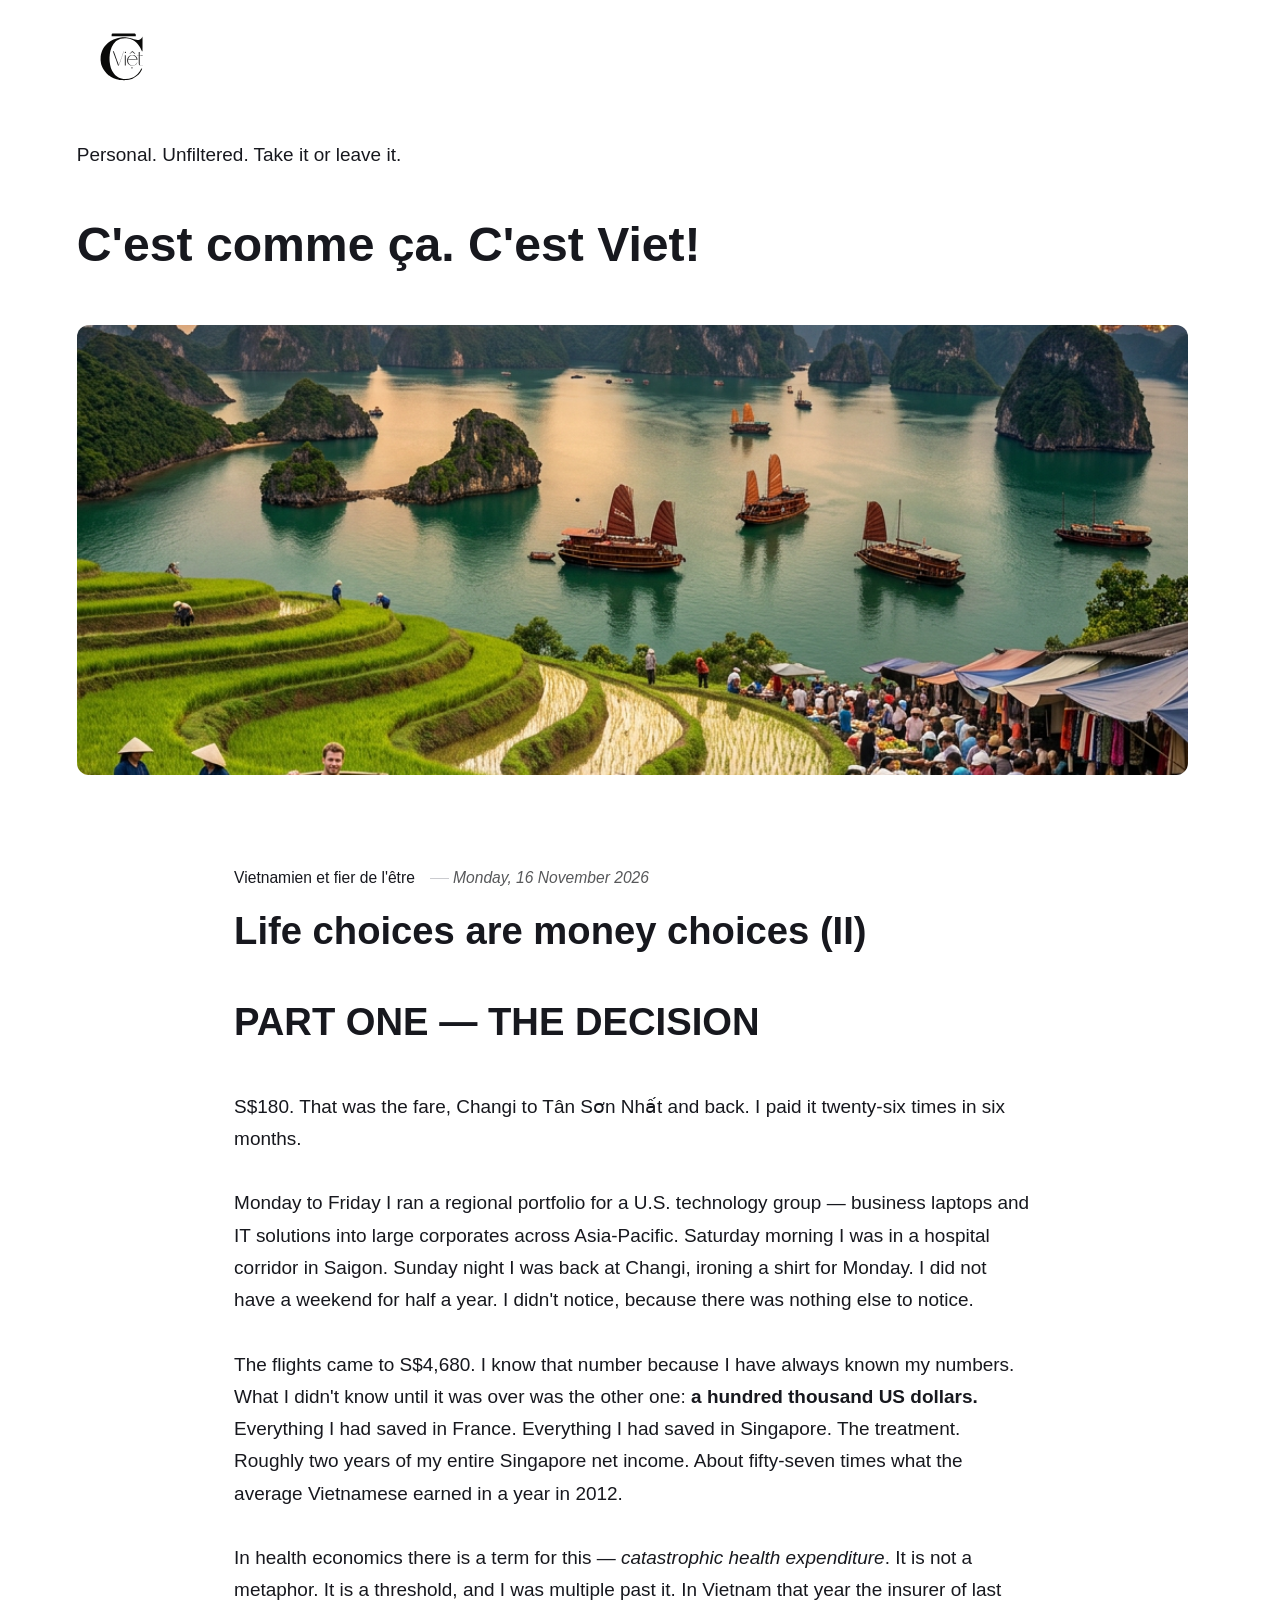
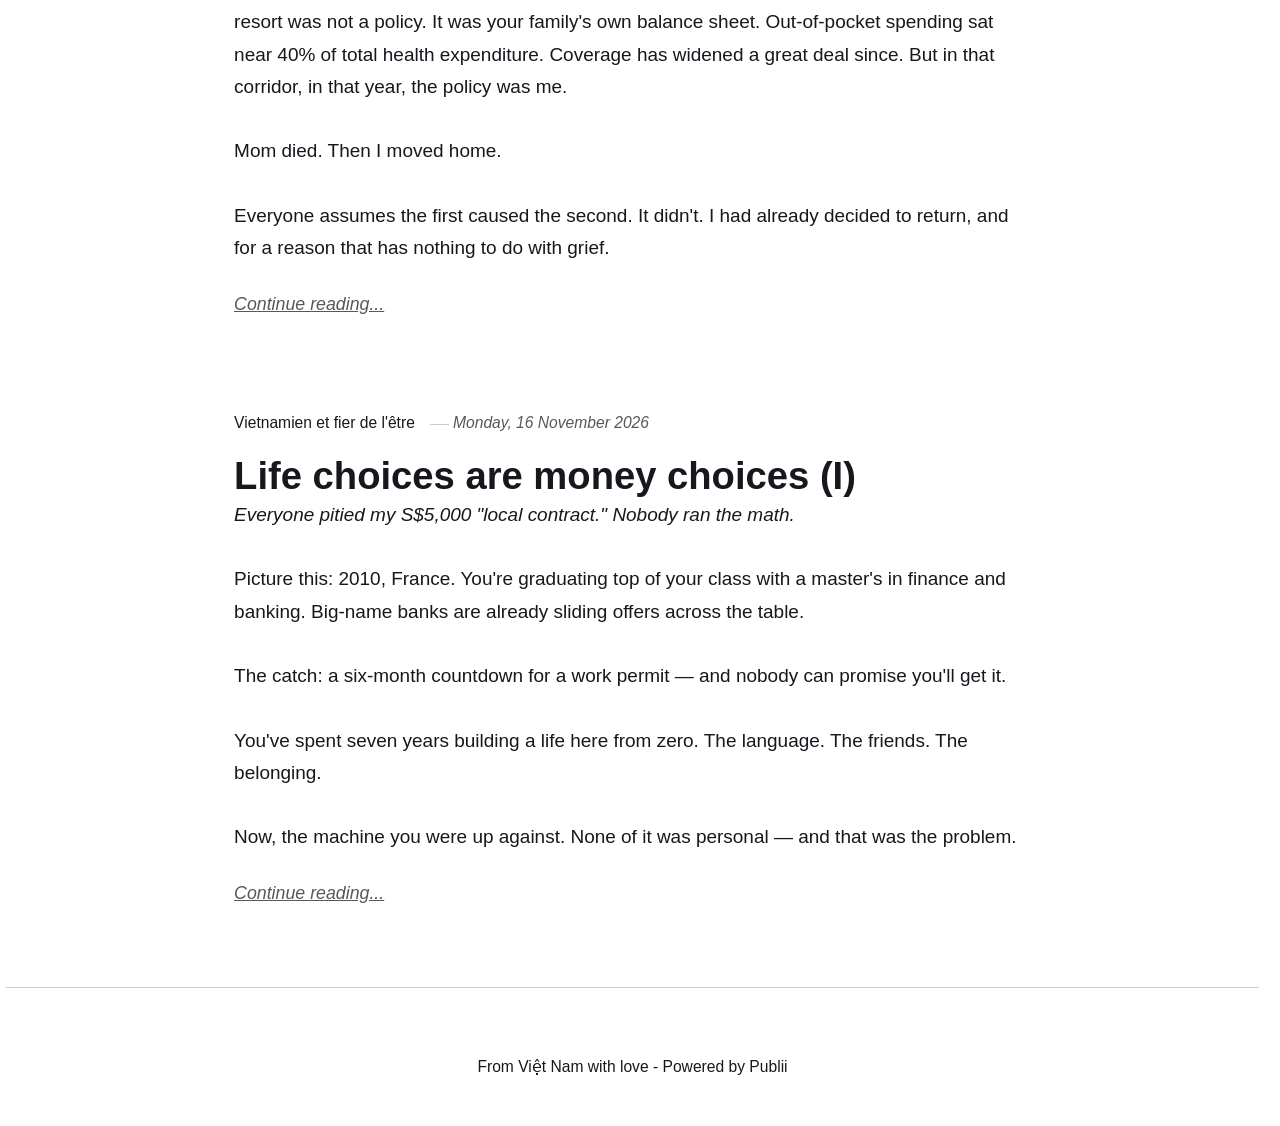
<file: index.html>
<!DOCTYPE html><html lang="en-gb"><head><meta charset="utf-8"><meta http-equiv="X-UA-Compatible" content="IE=edge"><meta name="viewport" content="width=device-width,initial-scale=1"><title>C&#x27;est Việt</title><meta name="generator" content="Publii Open-Source CMS for Static Site"><link rel="canonical" href="https://cestviet.github.io/cestviet/"><link rel="alternate" type="application/atom+xml" href="https://cestviet.github.io/cestviet/feed.xml" title="C&#x27;est Việt - RSS"><link rel="alternate" type="application/json" href="https://cestviet.github.io/cestviet/feed.json" title="C&#x27;est Việt - JSON"><meta property="og:title" content="C&#x27;est Việt"><meta property="og:image" content="https://cestviet.github.io/cestviet/media/website/a-minimalist-flat-logo-featuring-a-sleek-stylize.svg"><meta property="og:image:width" content="1024"><meta property="og:image:height" content="1024"><meta property="og:site_name" content="C&#x27;est Việt"><meta property="og:description" content=""><meta property="og:url" content="https://cestviet.github.io/cestviet/"><meta property="og:type" content="website"><link rel="stylesheet" href="https://cestviet.github.io/cestviet/assets/css/style.css?v&#x3D;9b02a974ddb182516a41734026b76985"><script type="application/ld+json">{"@context":"http://schema.org","@type":"Organization","name":"C'est Việt","logo":"https://cestviet.github.io/cestviet/media/website/a-minimalist-flat-logo-featuring-a-sleek-stylize.svg","url":"https://cestviet.github.io/cestviet/"}</script><noscript><style>img[loading] {
                    opacity: 1;
                }</style></noscript><style>.extlink::before {
				background-color: currentColor;
				content: "";
				display: inline-block;
				height: 16px;
				margin-right: 5px;
				position: relative;
				top: 0px;
				width: 16px;
			}
		
					.extlink.extlink-icon-6::before {
						mask-image: url("data:image/svg+xml;utf8,<svg viewBox='0 0 24 24' fill='none' stroke='%23000000' stroke-width='2' stroke-linecap='round' stroke-linejoin='round' xmlns='http://www.w3.org/2000/svg'><path stroke='none' d='M0 0h24v24H0z' fill='none'/><path d='M9 12h12' /><path d='M17 16l4 -4l-4 -4' /><path d='M12 3a9 9 0 1 0 0 18' /></svg>");
						mask-repeat: no-repeat;
						mask-size: contain;
					}</style></head><body class="home-template"><header class="top js-header"><a class="logo" href="https://cestviet.github.io/cestviet/"><img src="https://cestviet.github.io/cestviet/media/website/a-minimalist-flat-logo-featuring-a-sleek-stylize.svg" alt="C&#x27;est Việt" width="1024" height="1024"></a></header><main><div class="hero"><header class="hero__content"><div class="wrapper"><p>Personal. Unfiltered. Take it or leave it.</p><h1>C'est comme ça. C'est Viet!</h1></div></header><figure class="hero__image"><div class="hero__image-wrapper"><img src="https://cestviet.github.io/cestviet/media/website/95981e9f-2e66-4109-8c8f-12c99b5cce5e.png" srcset="https://cestviet.github.io/cestviet/media/website/responsive/95981e9f-2e66-4109-8c8f-12c99b5cce5e-xs.png 640w, https://cestviet.github.io/cestviet/media/website/responsive/95981e9f-2e66-4109-8c8f-12c99b5cce5e-sm.png 768w, https://cestviet.github.io/cestviet/media/website/responsive/95981e9f-2e66-4109-8c8f-12c99b5cce5e-md.png 1024w, https://cestviet.github.io/cestviet/media/website/responsive/95981e9f-2e66-4109-8c8f-12c99b5cce5e-lg.png 1366w, https://cestviet.github.io/cestviet/media/website/responsive/95981e9f-2e66-4109-8c8f-12c99b5cce5e-xl.png 1600w, https://cestviet.github.io/cestviet/media/website/responsive/95981e9f-2e66-4109-8c8f-12c99b5cce5e-2xl.png 1920w" sizes="88vw" loading="eager" width="1024" height="1024" alt=""></div></figure></div><div class="wrapper feed"><article class="feed__item feed__item--centered"><div class="feed__content"><header><div class="feed__meta"><a href="https://cestviet.github.io/cestviet/authors/vietnamien-et-fier-de-letre/" class="feed__author">Vietnamien et fier de l&#x27;être</a> <time datetime="2026-11-16T10:12" class="feed__date">Monday, 16 November 2026</time></div><h2 class="feed__title"><a href="https://cestviet.github.io/cestviet/returning-to-vietnam-a-financial-audit/">Life choices are money choices (II)</a></h2></header><h2 class="qwen-markdown-heading" dir="ltr"><span class="qwen-markdown-text"><span class="qwen-markdown-text-node" data-spm-anchor-id="a2ty_o01.29997173.0.i340.d967c921siTQnC">PART ONE — THE DECISION</span></span></h2><div dir="ltr"> </div><div class="qwen-markdown-paragraph" dir="ltr"><span class="qwen-markdown-text"><span class="qwen-markdown-text-node">S$180. That was the fare, Changi to Tân Sơn Nhất and back. I paid it twenty-six times in six months.</span></span></div><div class="qwen-markdown-space"> </div><div class="qwen-markdown-paragraph" dir="ltr" data-spm-anchor-id="a2ty_o01.29997173.0.i339.d967c921siTQnC"><span class="qwen-markdown-text"><span class="qwen-markdown-text-node">Monday to Friday I ran a regional portfolio for a U.S. technology group — business laptops and IT solutions into large corporates across Asia-Pacific. Saturday morning I was in a hospital corridor in Saigon. Sunday night I was back at Changi, ironing a shirt for Monday. I did not have a weekend for half a year. I didn't notice, because there was nothing else to notice.</span></span></div><div class="qwen-markdown-space"> </div><div class="qwen-markdown-paragraph" dir="ltr"><span class="qwen-markdown-text"><span class="qwen-markdown-text-node">The flights came to S$4,680. I know that number because I have always known my numbers. What I didn't know until it was over was the other one: </span></span><strong class="qwen-markdown-strong" dir="ltr"><span class="qwen-markdown-text"><span class="qwen-markdown-text-node">a hundred thousand US dollars.</span></span></strong><span class="qwen-markdown-text"><span class="qwen-markdown-text-node"> Everything I had saved in France. Everything I had saved in Singapore. The treatment. Roughly two years of my entire Singapore net income. About fifty-seven times what the average Vietnamese earned in a year in 2012.</span></span></div><div class="qwen-markdown-space"> </div><div class="qwen-markdown-paragraph" dir="ltr"><span class="qwen-markdown-text"><span class="qwen-markdown-text-node">In health economics there is a term for this — </span></span><em class="qwen-markdown-em" dir="ltr"><span class="qwen-markdown-text"><span class="qwen-markdown-text-node">catastrophic health expenditure</span></span></em><span class="qwen-markdown-text"><span class="qwen-markdown-text-node">. It is not a metaphor. It is a threshold, and I was multiple past it. In Vietnam that year the insurer of last resort was not a policy. It was your family's own balance sheet. Out-of-pocket spending sat near 40% of total health expenditure. Coverage has widened a great deal since. But in that corridor, in that year, the policy was me.</span></span></div><div class="qwen-markdown-space"> </div><div class="qwen-markdown-paragraph" dir="ltr"><span class="qwen-markdown-text"><span class="qwen-markdown-text-node">Mom died. Then I moved home.</span></span></div><div class="qwen-markdown-space"> </div><div class="qwen-markdown-paragraph" dir="ltr"><span class="qwen-markdown-text"><span class="qwen-markdown-text-node">Everyone assumes the first caused the second. It didn't. I had already decided to return, and for a reason that has nothing to do with grief.</span></span></div><div class="qwen-markdown-space"><a href="https://cestviet.github.io/cestviet/returning-to-vietnam-a-financial-audit/" class="readmore feed__readmore">Continue reading...</a></div></div></article><article class="feed__item feed__item--centered"><div class="feed__content"><header><div class="feed__meta"><a href="https://cestviet.github.io/cestviet/authors/vietnamien-et-fier-de-letre/" class="feed__author">Vietnamien et fier de l&#x27;être</a> <time datetime="2026-11-16T10:15" class="feed__date">Monday, 16 November 2026</time></div><h2 class="feed__title"><a href="https://cestviet.github.io/cestviet/life-choices-are-money-choices/">Life choices are money choices (I)</a></h2></header><div class="qwen-markdown-paragraph" dir="ltr"><div class="qwen-markdown-paragraph" dir="ltr"><div dir="ltr"><div class="qwen-markdown-paragraph" dir="ltr"><em class="qwen-markdown-em" dir="ltr"><span class="qwen-markdown-text"><span class="qwen-markdown-text-node" data-spm-anchor-id="a2ty_o01.29997173.0.i35.275fc921t02MQs">Everyone pitied my S$5,000 "local contract." Nobody ran the math.</span></span></em></div><div class="qwen-markdown-space"> </div><div class="qwen-markdown-paragraph" dir="ltr"><span class="qwen-markdown-text"><span class="qwen-markdown-text-node">Picture this: 2010, France. You're graduating top of your class with a master's in finance and banking. Big-name banks are already sliding offers across the table.</span></span></div><div class="qwen-markdown-space"> </div><div class="qwen-markdown-paragraph" dir="ltr"><span class="qwen-markdown-text"><span class="qwen-markdown-text-node">The catch: a six-month countdown for a work permit — and nobody can promise you'll get it.</span></span></div><div class="qwen-markdown-space"> </div><div class="qwen-markdown-paragraph" dir="ltr"><span class="qwen-markdown-text"><span class="qwen-markdown-text-node">You've spent seven years building a life here from zero. The language. The friends. The belonging.</span></span></div><div class="qwen-markdown-space"> </div><div class="qwen-markdown-paragraph" dir="ltr"><span class="qwen-markdown-text"><span class="qwen-markdown-text-node">Now, the machine you were up against. None of it was personal — and that was the problem.</span></span></div><div class="qwen-markdown-space"><a href="https://cestviet.github.io/cestviet/life-choices-are-money-choices/" class="readmore feed__readmore">Continue reading...</a></div></div></div></div></div></article></div></main><footer class="footer"><div class="wrapper"><div class="footer__copyright"><p>From Việt Nam with love - Powered by Publii</p></div><button id="backToTop" class="footer__bttop" aria-label="Back to top" title="Back to top"><svg width="20" height="20"><use xlink:href="https://cestviet.github.io/cestviet/assets/svg/svg-map.svg#toparrow"/></svg></button></div></footer><script defer="defer" src="https://cestviet.github.io/cestviet/assets/js/scripts.min.js?v&#x3D;548663b90e1600fd2c2dd54433d04b71"></script><script>window.publiiThemeMenuConfig={mobileMenuMode:'sidebar',animationSpeed:300,submenuWidth: 'auto',doubleClickTime:500,mobileMenuExpandableSubmenus:true,relatedContainerForOverlayMenuSelector:'.top'};</script><script>var images = document.querySelectorAll('img[loading]');
        for (var i = 0; i < images.length; i++) {
            if (images[i].complete) {
                images[i].classList.add('is-loaded');
            } else {
                images[i].addEventListener('load', function () {
                    this.classList.add('is-loaded');
                }, false);
            }
        }</script></body></html>
</file>
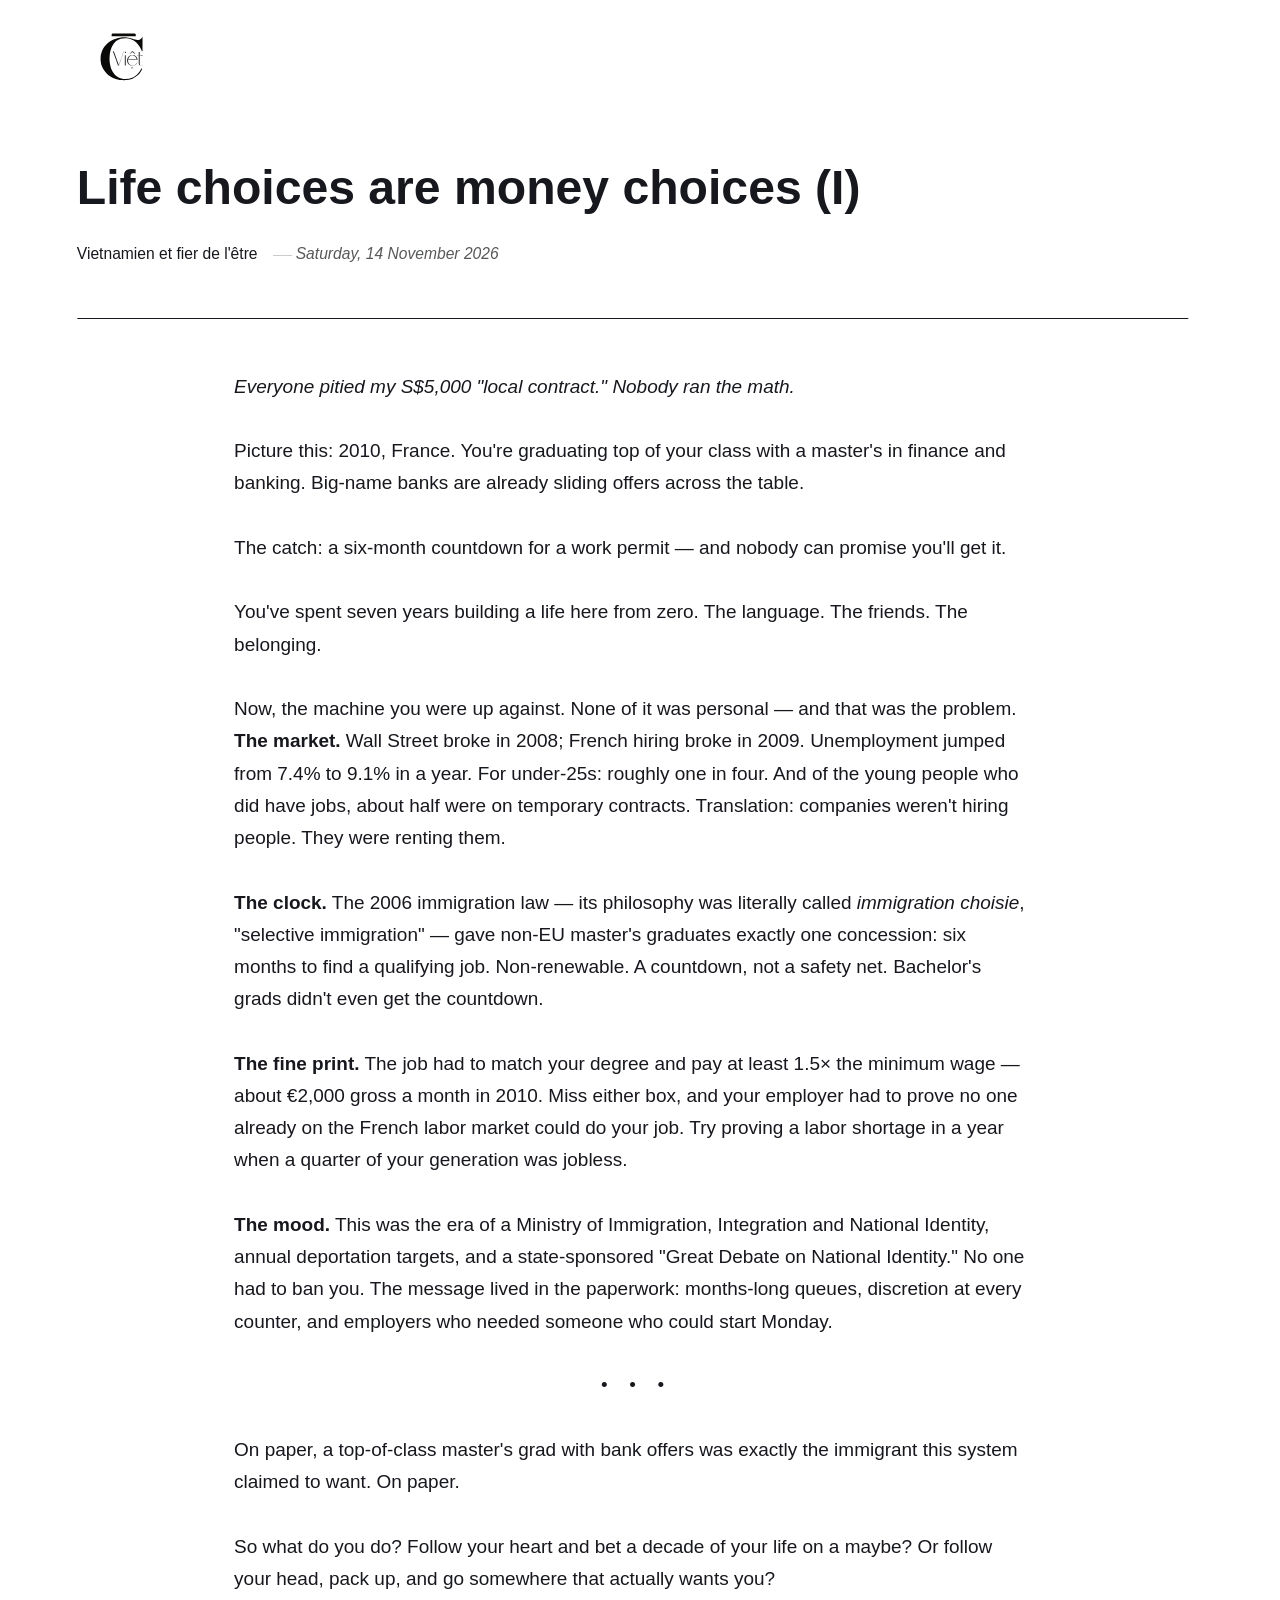
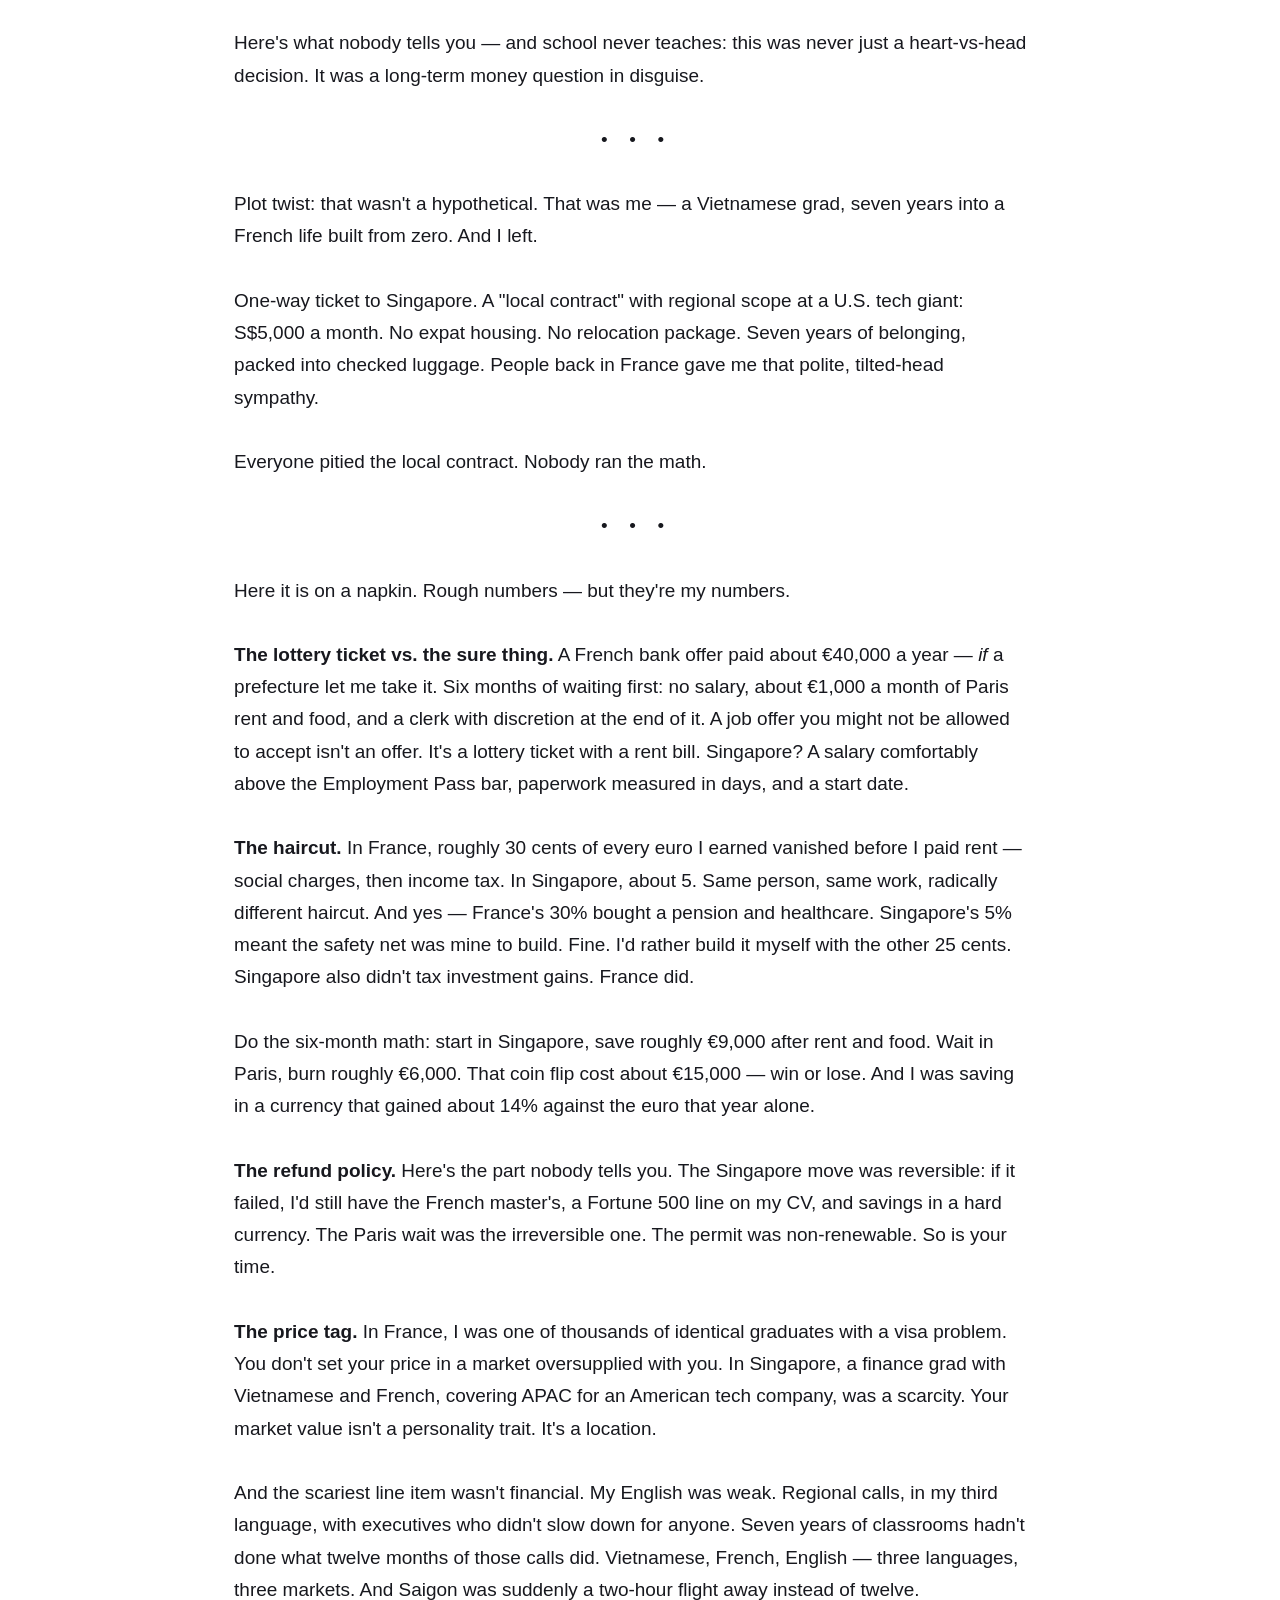
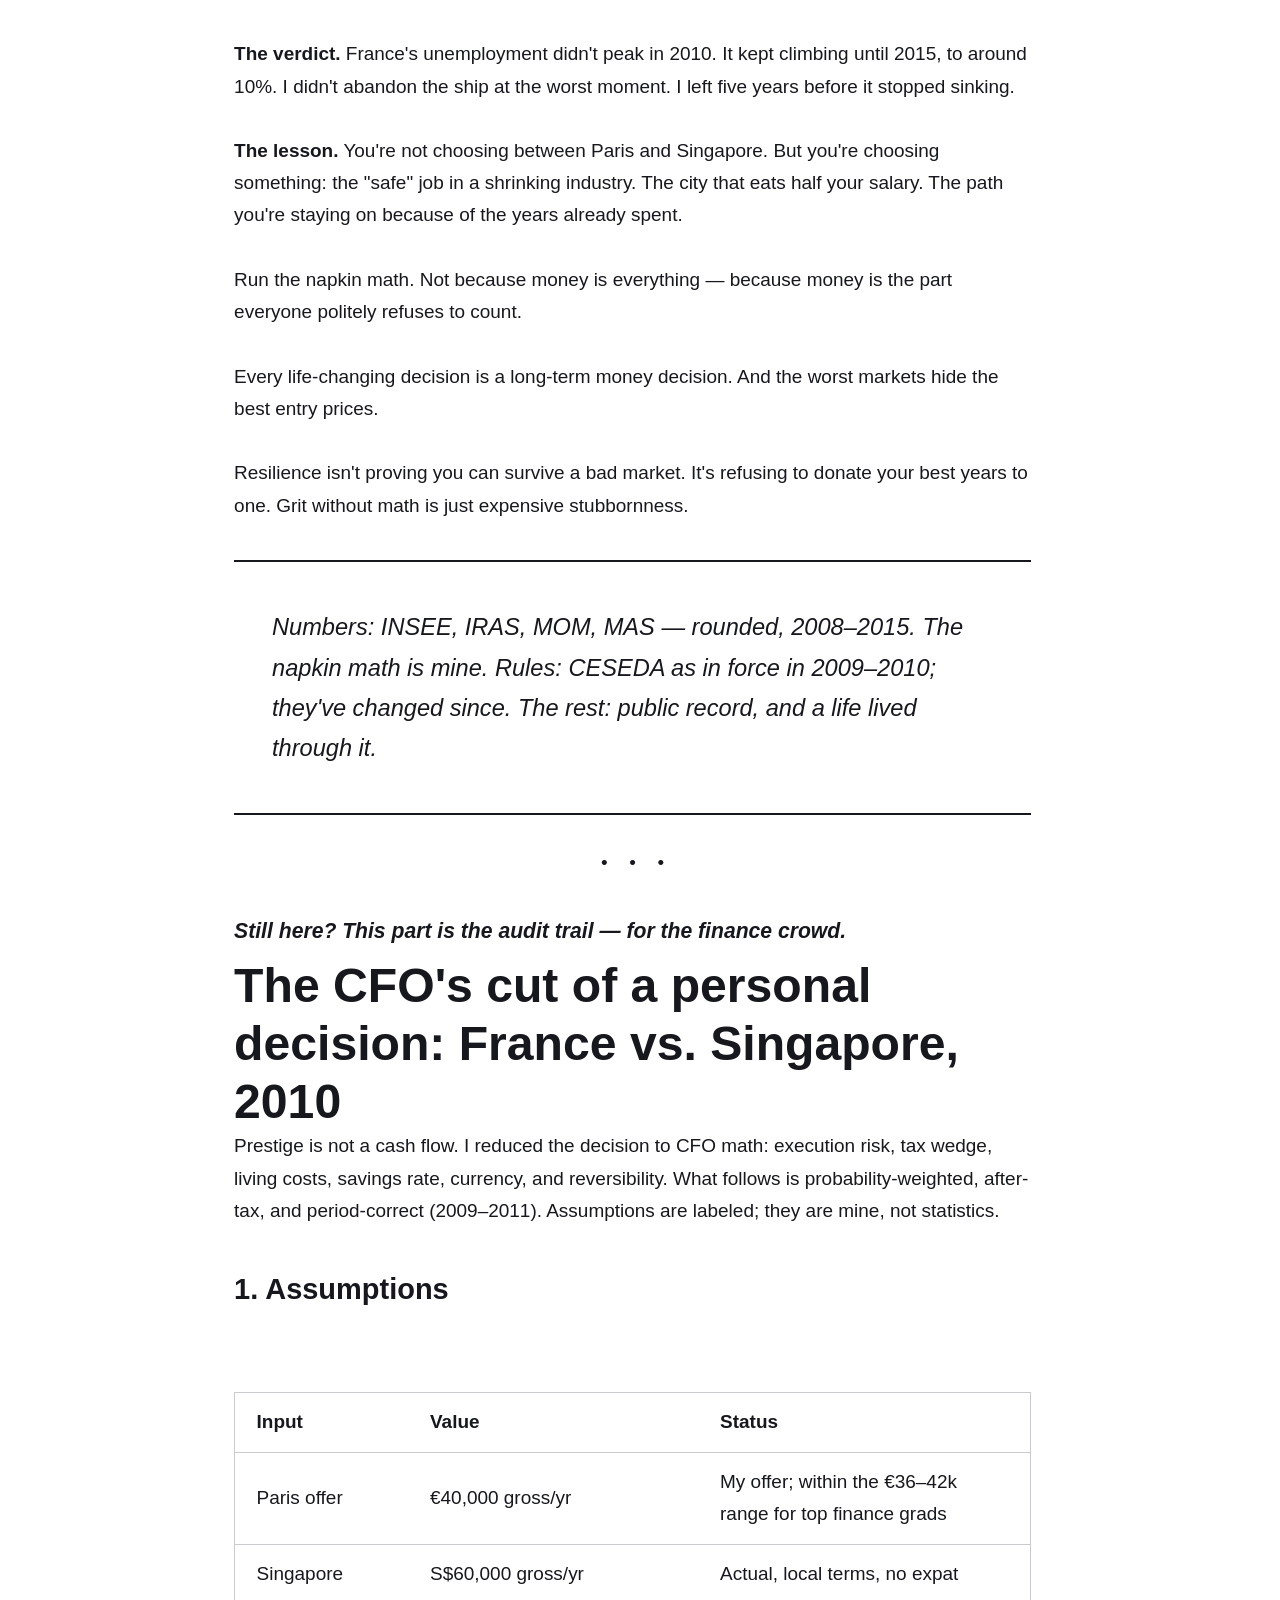
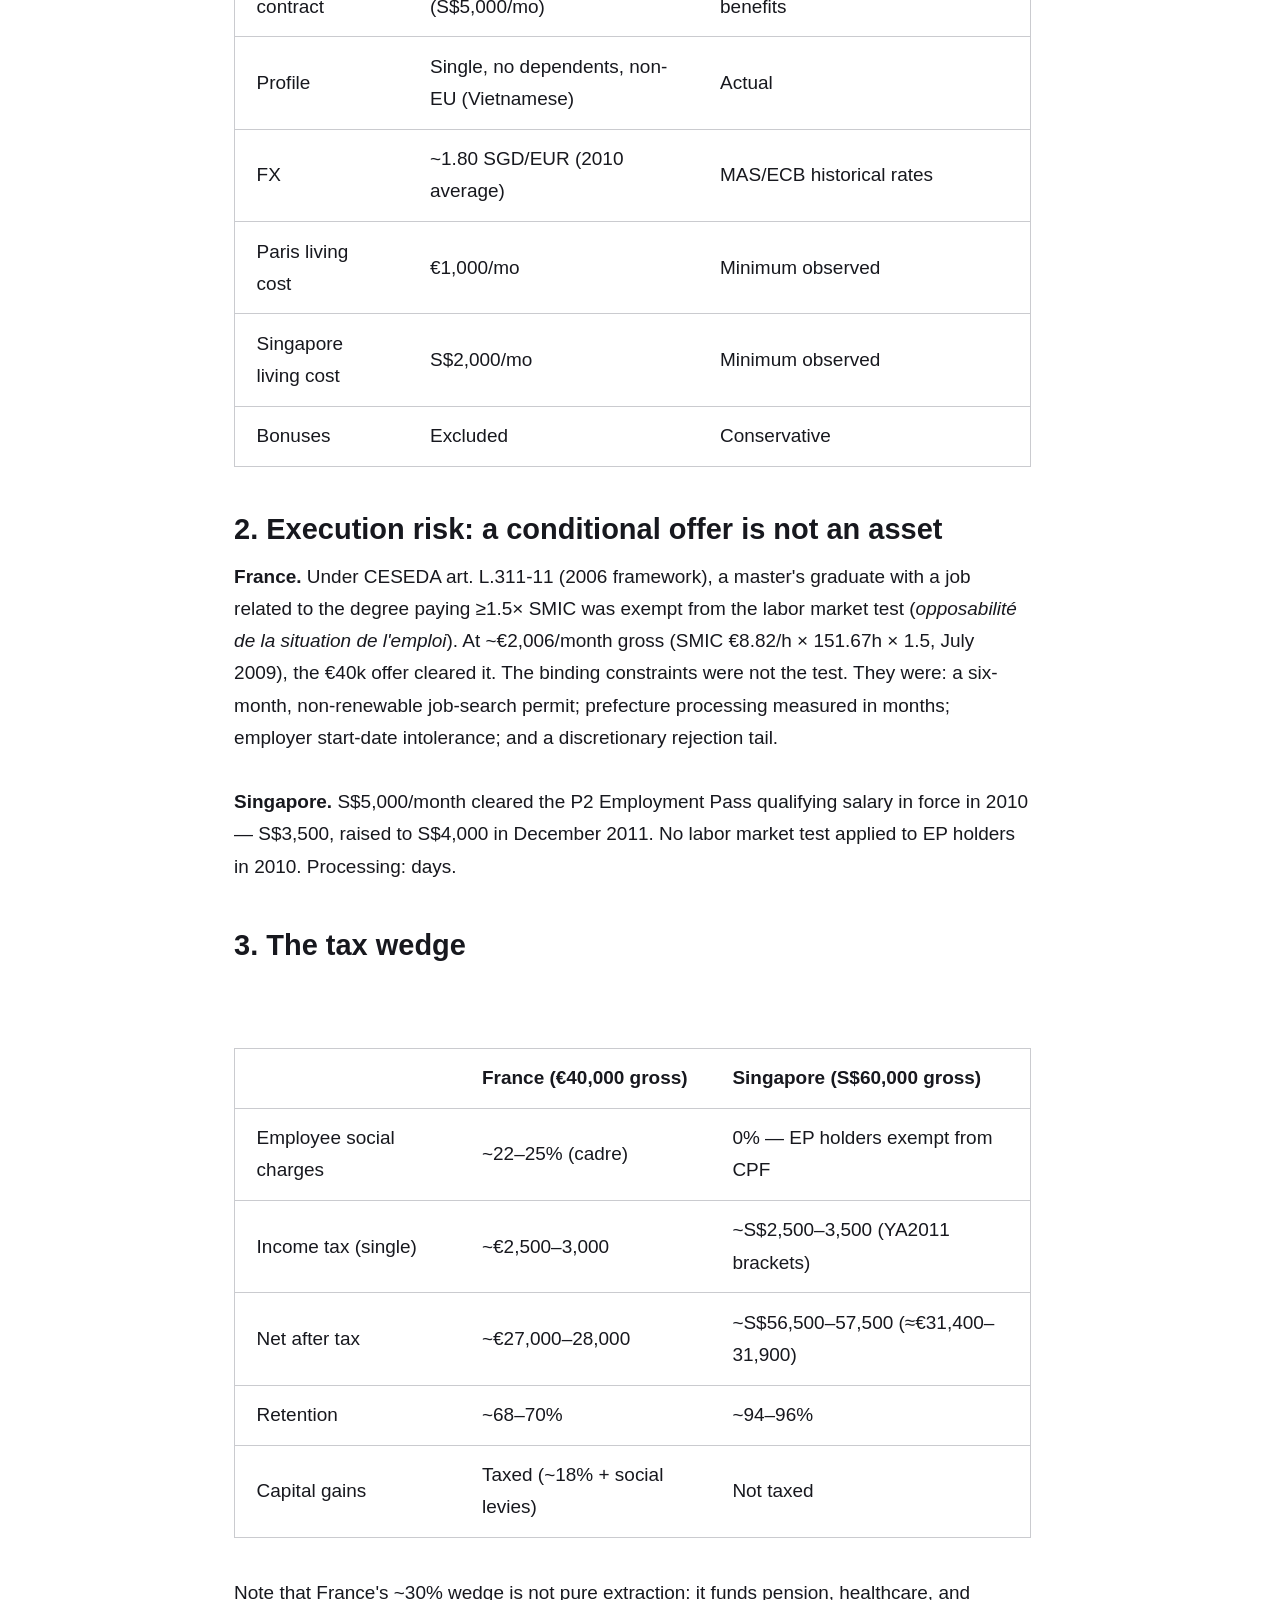
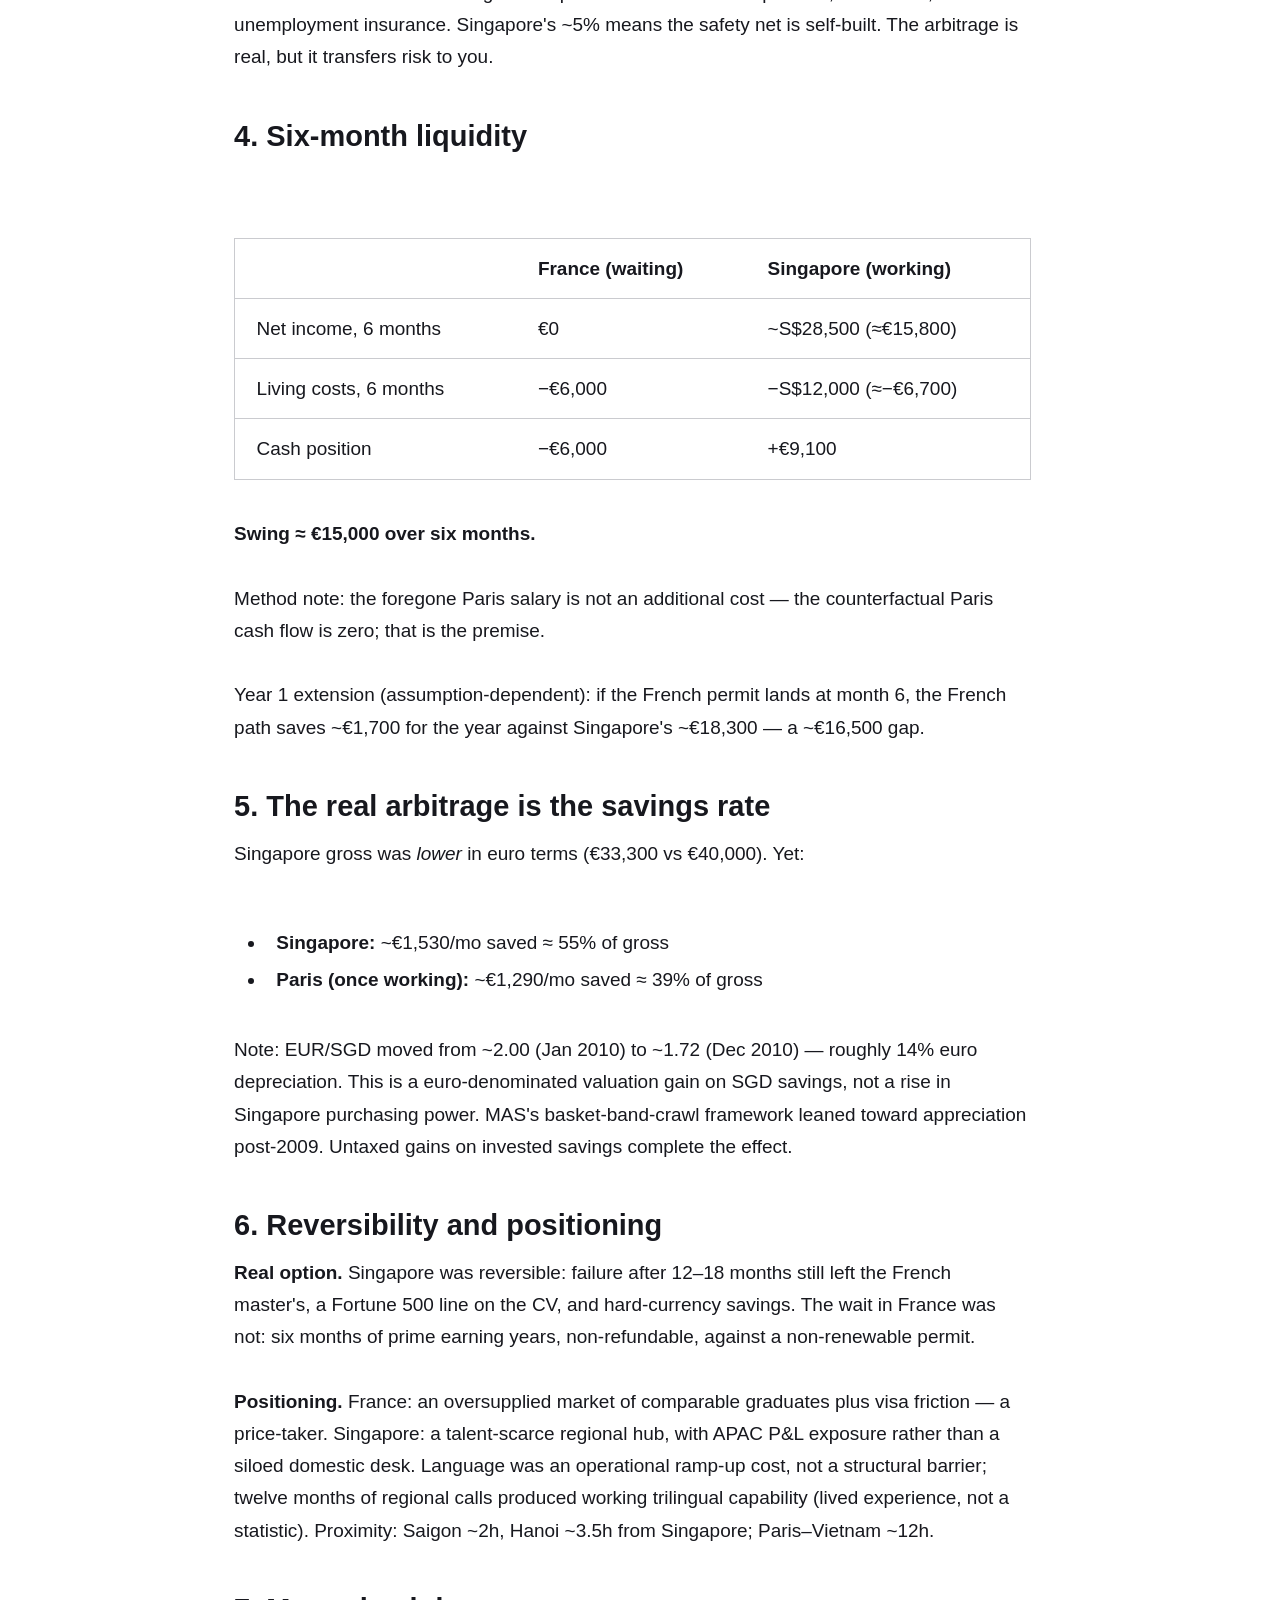
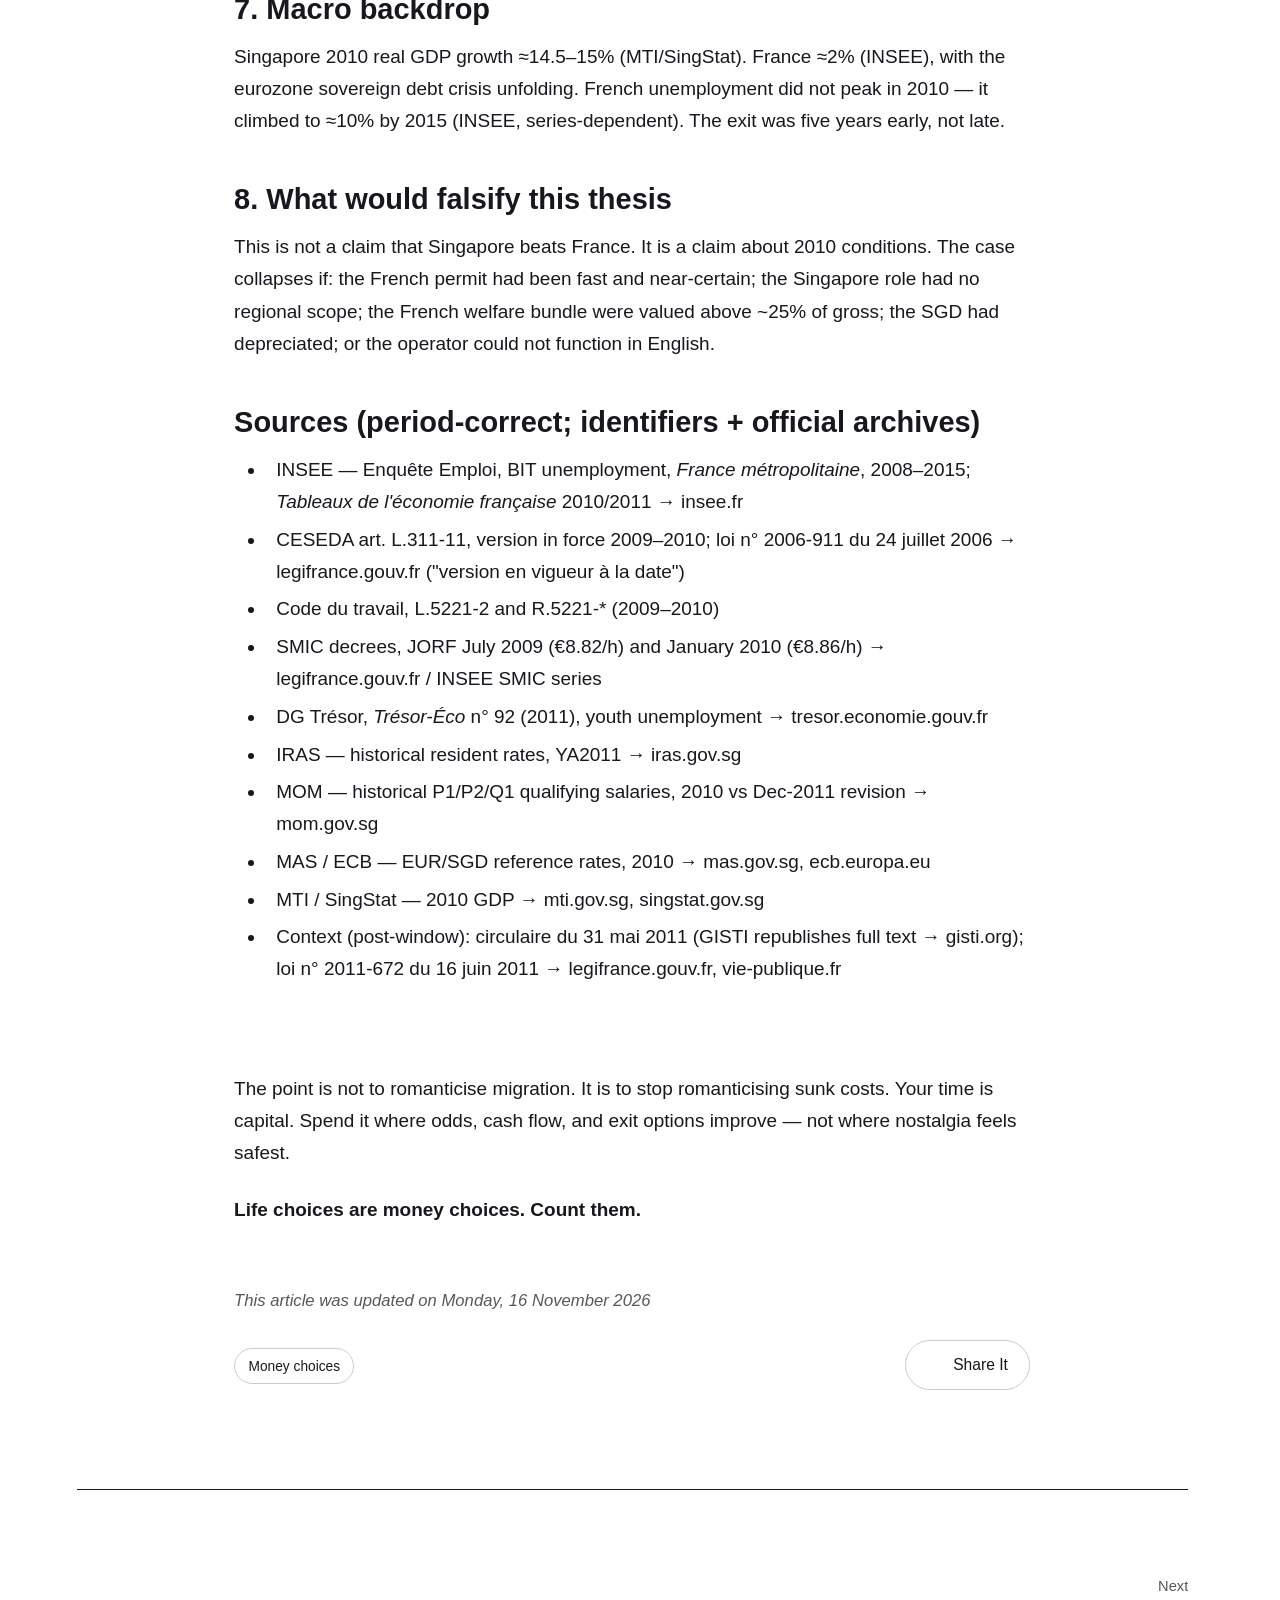
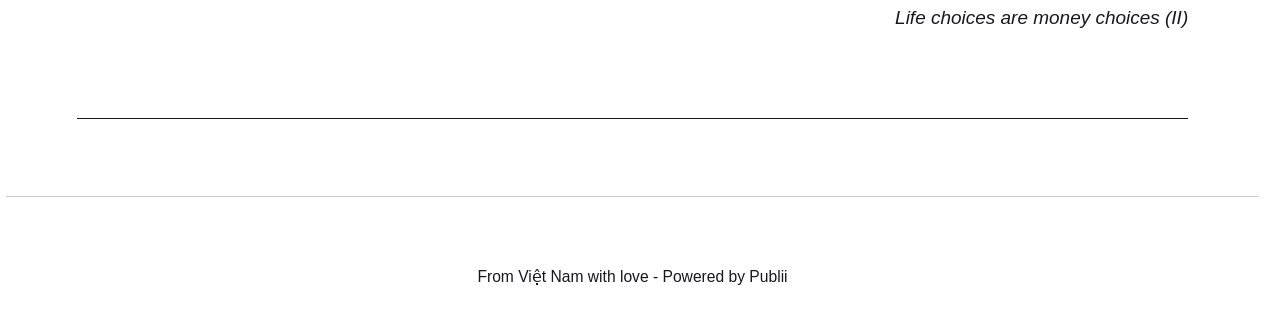
<file: life-choices-are-money-choices/index.html>
<!DOCTYPE html><html lang="en-gb"><head><meta charset="utf-8"><meta http-equiv="X-UA-Compatible" content="IE=edge"><meta name="viewport" content="width=device-width,initial-scale=1"><title>Life choices are money choices (I) - C&#x27;est Việt</title><meta name="description" content="Every life-changing decision is a long-term money decision. Paris banking offer vs a S$5,000 Singapore local contract, 2010 — the napkin math, with sources."><meta name="generator" content="Publii Open-Source CMS for Static Site"><link rel="canonical" href="https://cestviet.github.io/cestviet/life-choices-are-money-choices/"><link rel="alternate" type="application/atom+xml" href="https://cestviet.github.io/cestviet/feed.xml" title="C&#x27;est Việt - RSS"><link rel="alternate" type="application/json" href="https://cestviet.github.io/cestviet/feed.json" title="C&#x27;est Việt - JSON"><meta property="og:title" content="Life choices are money choices (I)"><meta property="og:image" content="https://cestviet.github.io/cestviet/media/website/a-minimalist-flat-logo-featuring-a-sleek-stylize.svg"><meta property="og:image:width" content="1024"><meta property="og:image:height" content="1024"><meta property="og:site_name" content="C&#x27;est Việt"><meta property="og:description" content="Every life-changing decision is a long-term money decision. Paris banking offer vs a S$5,000 Singapore local contract, 2010 — the napkin math, with sources."><meta property="og:url" content="https://cestviet.github.io/cestviet/life-choices-are-money-choices/"><meta property="og:type" content="article"><link rel="stylesheet" href="https://cestviet.github.io/cestviet/assets/css/style.css?v&#x3D;9b02a974ddb182516a41734026b76985"><script type="application/ld+json">{"@context":"http://schema.org","@type":"Article","mainEntityOfPage":{"@type":"WebPage","@id":"https://cestviet.github.io/cestviet/life-choices-are-money-choices/"},"headline":"Life choices are money choices (I)","datePublished":"2026-11-14T15:19+07:00","dateModified":"2026-11-16T10:15+07:00","image":{"@type":"ImageObject","url":"https://cestviet.github.io/cestviet/media/website/a-minimalist-flat-logo-featuring-a-sleek-stylize.svg","height":1024,"width":1024},"description":"Every life-changing decision is a long-term money decision. Paris banking offer vs a S$5,000 Singapore local contract, 2010 — the napkin math, with sources.","author":{"@type":"Person","name":"Vietnamien et fier de l'être","url":"https://cestviet.github.io/cestviet/authors/vietnamien-et-fier-de-letre/"},"publisher":{"@type":"Organization","name":"Vietnamien et fier de l'être","logo":{"@type":"ImageObject","url":"https://cestviet.github.io/cestviet/media/website/a-minimalist-flat-logo-featuring-a-sleek-stylize.svg","height":1024,"width":1024}}}</script><noscript><style>img[loading] {
                    opacity: 1;
                }</style></noscript><style>.extlink::before {
				background-color: currentColor;
				content: "";
				display: inline-block;
				height: 16px;
				margin-right: 5px;
				position: relative;
				top: 0px;
				width: 16px;
			}
		
					.extlink.extlink-icon-6::before {
						mask-image: url("data:image/svg+xml;utf8,<svg viewBox='0 0 24 24' fill='none' stroke='%23000000' stroke-width='2' stroke-linecap='round' stroke-linejoin='round' xmlns='http://www.w3.org/2000/svg'><path stroke='none' d='M0 0h24v24H0z' fill='none'/><path d='M9 12h12' /><path d='M17 16l4 -4l-4 -4' /><path d='M12 3a9 9 0 1 0 0 18' /></svg>");
						mask-repeat: no-repeat;
						mask-size: contain;
					}</style></head><body class="post-template"><header class="top js-header"><a class="logo" href="https://cestviet.github.io/cestviet/"><img src="https://cestviet.github.io/cestviet/media/website/a-minimalist-flat-logo-featuring-a-sleek-stylize.svg" alt="C&#x27;est Việt" width="1024" height="1024"></a></header><main class="post"><article class="content"><div class="hero hero--noimage"><header class="hero__content"><div class="wrapper"><h1>Life choices are money choices (I)</h1><div class="feed__meta content__meta"><a href="https://cestviet.github.io/cestviet/authors/vietnamien-et-fier-de-letre/" class="feed__author">Vietnamien et fier de l&#x27;être</a> <time datetime="2026-11-14T15:19" class="feed__date">Saturday, 14 November 2026</time></div></div></header></div><div class="entry-wrapper content__entry"><div class="qwen-markdown-paragraph" dir="ltr"><div class="qwen-markdown-paragraph" dir="ltr"><div dir="ltr"><div class="qwen-markdown-paragraph" dir="ltr"><em class="qwen-markdown-em" dir="ltr"><span class="qwen-markdown-text"><span class="qwen-markdown-text-node" data-spm-anchor-id="a2ty_o01.29997173.0.i35.275fc921t02MQs">Everyone pitied my S$5,000 "local contract." Nobody ran the math.</span></span></em></div><div class="qwen-markdown-space"> </div><div class="qwen-markdown-paragraph" dir="ltr"><span class="qwen-markdown-text"><span class="qwen-markdown-text-node">Picture this: 2010, France. You're graduating top of your class with a master's in finance and banking. Big-name banks are already sliding offers across the table.</span></span></div><div class="qwen-markdown-space"> </div><div class="qwen-markdown-paragraph" dir="ltr"><span class="qwen-markdown-text"><span class="qwen-markdown-text-node">The catch: a six-month countdown for a work permit — and nobody can promise you'll get it.</span></span></div><div class="qwen-markdown-space"> </div><div class="qwen-markdown-paragraph" dir="ltr"><span class="qwen-markdown-text"><span class="qwen-markdown-text-node">You've spent seven years building a life here from zero. The language. The friends. The belonging.</span></span></div><div class="qwen-markdown-space"> </div><div class="qwen-markdown-paragraph" dir="ltr"><span class="qwen-markdown-text"><span class="qwen-markdown-text-node">Now, the machine you were up against. None of it was personal — and that was the problem.</span></span></div><div class="qwen-markdown-space"></div><div class="qwen-markdown-paragraph" dir="ltr"><strong class="qwen-markdown-strong" dir="ltr"><span class="qwen-markdown-text"><span class="qwen-markdown-text-node">The market.</span></span></strong><span class="qwen-markdown-text"><span class="qwen-markdown-text-node"> Wall Street broke in 2008; French hiring broke in 2009. Unemployment jumped from 7.4% to 9.1% in a year. For under-25s: roughly one in four. And of the young people who did have jobs, about half were on temporary contracts. Translation: companies weren't hiring people. They were renting them.</span></span></div><div class="qwen-markdown-space"> </div><div class="qwen-markdown-paragraph" dir="ltr"><strong class="qwen-markdown-strong" dir="ltr"><span class="qwen-markdown-text"><span class="qwen-markdown-text-node">The clock.</span></span></strong><span class="qwen-markdown-text"><span class="qwen-markdown-text-node"> The 2006 immigration law — its philosophy was literally called </span></span><em class="qwen-markdown-em" dir="ltr"><span class="qwen-markdown-text"><span class="qwen-markdown-text-node">immigration choisie</span></span></em><span class="qwen-markdown-text"><span class="qwen-markdown-text-node">, "selective immigration" — gave non-EU master's graduates exactly one concession: six months to find a qualifying job. Non-renewable. A countdown, not a safety net. Bachelor's grads didn't even get the countdown.</span></span></div><div class="qwen-markdown-space"> </div><div class="qwen-markdown-paragraph" dir="ltr"><strong class="qwen-markdown-strong" dir="ltr"><span class="qwen-markdown-text"><span class="qwen-markdown-text-node">The fine print.</span></span></strong><span class="qwen-markdown-text"><span class="qwen-markdown-text-node"> The job had to match your degree and pay at least 1.5× the minimum wage — about €2,000 gross a month in 2010. Miss either box, and your employer had to prove no one already on the French labor market could do your job. Try proving a labor shortage in a year when a quarter of your generation was jobless.</span></span></div><div class="qwen-markdown-space"> </div><div class="qwen-markdown-paragraph" dir="ltr" data-spm-anchor-id="a2ty_o01.29997173.0.i37.275fc921t02MQs"><strong class="qwen-markdown-strong" dir="ltr"><span class="qwen-markdown-text"><span class="qwen-markdown-text-node">The mood.</span></span></strong><span class="qwen-markdown-text"><span class="qwen-markdown-text-node"> This was the era of a Ministry of Immigration, Integration and National Identity, annual deportation targets, and a state-sponsored "Great Debate on National Identity." No one had to ban you. The message lived in the paperwork: months-long queues, discretion at every counter, and employers who needed someone who could start Monday.</span></span></div></div><div dir="ltr"><hr></div><div class="qwen-markdown-paragraph" dir="ltr"><div class="qwen-markdown-paragraph" dir="ltr"><span class="qwen-markdown-text"><span class="qwen-markdown-text-node">On paper, a top-of-class master's grad with bank offers was exactly the immigrant this system claimed to want. On paper.</span></span></div><div class="qwen-markdown-space"> </div><div class="qwen-markdown-paragraph" dir="ltr"><span class="qwen-markdown-text"><span class="qwen-markdown-text-node">So what do you do? Follow your heart and bet a decade of your life on a maybe? Or follow your head, pack up, and go somewhere that actually wants you?</span></span></div><div class="qwen-markdown-space"> </div><div class="qwen-markdown-paragraph" dir="ltr" data-spm-anchor-id="a2ty_o01.29997173.0.i38.275fc921t02MQs"><span class="qwen-markdown-text"><span class="qwen-markdown-text-node">Here's what nobody tells you — and school never teaches: this was never just a heart-vs-head decision. It was a long-term money question in disguise.</span></span></div></div><div class="qwen-markdown-space"><hr></div><div class="qwen-markdown-paragraph" dir="ltr"><div class="qwen-markdown-paragraph" dir="ltr"><span class="qwen-markdown-text"><span class="qwen-markdown-text-node">Plot twist: that wasn't a hypothetical. That was me — a Vietnamese grad, seven years into a French life built from zero. And I left.</span></span></div><div class="qwen-markdown-space"> </div><div class="qwen-markdown-paragraph" dir="ltr"><span class="qwen-markdown-text"><span class="qwen-markdown-text-node">One-way ticket to Singapore. A "local contract" with regional scope at a U.S. tech giant: S$5,000 a month. No expat housing. No relocation package. Seven years of belonging, packed into checked luggage. People back in France gave me that polite, tilted-head sympathy.</span></span></div><div class="qwen-markdown-space"> </div><div class="qwen-markdown-paragraph" dir="ltr" data-spm-anchor-id="a2ty_o01.29997173.0.i39.275fc921t02MQs"><span class="qwen-markdown-text"><span class="qwen-markdown-text-node">Everyone pitied the local contract. Nobody ran the math.</span></span></div></div><div class="qwen-markdown-space"><hr></div><div class="qwen-markdown-paragraph" dir="ltr"><div class="qwen-markdown-paragraph" dir="ltr"><span class="qwen-markdown-text"><span class="qwen-markdown-text-node" data-spm-anchor-id="a2ty_o01.29997173.0.i40.275fc921t02MQs">Here it is on a napkin. Rough numbers — but they're my numbers.</span></span></div><div class="qwen-markdown-space"> </div><div class="qwen-markdown-paragraph" dir="ltr"><strong class="qwen-markdown-strong" dir="ltr"><span class="qwen-markdown-text"><span class="qwen-markdown-text-node">The lottery ticket vs. the sure thing.</span></span></strong><span class="qwen-markdown-text"><span class="qwen-markdown-text-node"> A French bank offer paid about €40,000 a year — </span></span><em class="qwen-markdown-em" dir="ltr"><span class="qwen-markdown-text"><span class="qwen-markdown-text-node">if</span></span></em><span class="qwen-markdown-text"><span class="qwen-markdown-text-node"> a prefecture let me take it. Six months of waiting first: no salary, about €1,000 a month of Paris rent and food, and a clerk with discretion at the end of it. A job offer you might not be allowed to accept isn't an offer. It's a lottery ticket with a rent bill. Singapore? A salary comfortably above the Employment Pass bar, paperwork measured in days, and a start date.</span></span></div><div class="qwen-markdown-space"> </div><div class="qwen-markdown-paragraph" dir="ltr"><strong class="qwen-markdown-strong" dir="ltr"><span class="qwen-markdown-text"><span class="qwen-markdown-text-node">The haircut.</span></span></strong><span class="qwen-markdown-text"><span class="qwen-markdown-text-node"> In France, roughly 30 cents of every euro I earned vanished before I paid rent — social charges, then income tax. In Singapore, about 5. Same person, same work, radically different haircut. And yes — France's 30% bought a pension and healthcare. Singapore's 5% meant the safety net was mine to build. Fine. I'd rather build it myself with the other 25 cents. Singapore also didn't tax investment gains. France did.</span></span></div><div class="qwen-markdown-space"> </div><div class="qwen-markdown-paragraph" dir="ltr"><span class="qwen-markdown-text"><span class="qwen-markdown-text-node">Do the six-month math: start in Singapore, save roughly €9,000 after rent and food. Wait in Paris, burn roughly €6,000. That coin flip cost about €15,000 — win or lose. And I was saving in a currency that gained about 14% against the euro that year alone.</span></span></div><div class="qwen-markdown-space"> </div><div class="qwen-markdown-paragraph" dir="ltr"><strong class="qwen-markdown-strong" dir="ltr"><span class="qwen-markdown-text"><span class="qwen-markdown-text-node">The refund policy.</span></span></strong><span class="qwen-markdown-text"><span class="qwen-markdown-text-node"> Here's the part nobody tells you. The Singapore move was reversible: if it failed, I'd still have the French master's, a Fortune 500 line on my CV, and savings in a hard currency. The Paris wait was the irreversible one. The permit was non-renewable. So is your time.</span></span></div><div class="qwen-markdown-space"> </div><div class="qwen-markdown-paragraph" dir="ltr"><strong class="qwen-markdown-strong" dir="ltr"><span class="qwen-markdown-text"><span class="qwen-markdown-text-node">The price tag.</span></span></strong><span class="qwen-markdown-text"><span class="qwen-markdown-text-node"> In France, I was one of thousands of identical graduates with a visa problem. You don't set your price in a market oversupplied with you. In Singapore, a finance grad with Vietnamese and French, covering APAC for an American tech company, was a scarcity. Your market value isn't a personality trait. It's a location.</span></span></div><div class="qwen-markdown-space"> </div><div class="qwen-markdown-paragraph" dir="ltr"><span class="qwen-markdown-text"><span class="qwen-markdown-text-node">And the scariest line item wasn't financial. My English was weak. Regional calls, in my third language, with executives who didn't slow down for anyone. Seven years of classrooms hadn't done what twelve months of those calls did. Vietnamese, French, English — three languages, three markets. And Saigon was suddenly a two-hour flight away instead of twelve.</span></span></div><div class="qwen-markdown-space"> </div><div class="qwen-markdown-paragraph" dir="ltr"><strong class="qwen-markdown-strong" dir="ltr"><span class="qwen-markdown-text"><span class="qwen-markdown-text-node">The verdict.</span></span></strong><span class="qwen-markdown-text"><span class="qwen-markdown-text-node"> France's unemployment didn't peak in 2010. It kept climbing until 2015, to around 10%. I didn't abandon the ship at the worst moment. I left five years before it stopped sinking.</span></span></div><div class="qwen-markdown-space"> </div><div class="qwen-markdown-paragraph" dir="ltr"><strong class="qwen-markdown-strong" dir="ltr"><span class="qwen-markdown-text"><span class="qwen-markdown-text-node">The lesson.</span></span></strong><span class="qwen-markdown-text"><span class="qwen-markdown-text-node"> You're not choosing between Paris and Singapore. But you're choosing something: the "safe" job in a shrinking industry. The city that eats half your salary. The path you're staying on because of the years already spent.</span></span></div><div class="qwen-markdown-space"> </div><div class="qwen-markdown-paragraph" dir="ltr"><span class="qwen-markdown-text"><span class="qwen-markdown-text-node">Run the napkin math. Not because money is everything — because money is the part everyone politely refuses to count.</span></span></div><div class="qwen-markdown-space"> </div><div class="qwen-markdown-paragraph" dir="ltr"><span class="qwen-markdown-text"><span class="qwen-markdown-text-node">Every life-changing decision is a long-term money decision. And the worst markets hide the best entry prices.</span></span></div><div class="qwen-markdown-space"> </div><div class="qwen-markdown-paragraph" dir="ltr" data-spm-anchor-id="a2ty_o01.29997173.0.i36.275fc921t02MQs"><span class="qwen-markdown-text"><span class="qwen-markdown-text-node">Resilience isn't proving you can survive a bad market. It's refusing to donate your best years to one. Grit without math is just expensive stubbornness.</span></span></div></div><blockquote><div dir="ltr" data-spm-anchor-id="a2ty_o01.29997173.0.i73.275fc921VzYutZ"><em class="qwen-markdown-em" dir="ltr"><span class="qwen-markdown-text"><span class="qwen-markdown-text-node">Numbers: INSEE, IRAS, MOM, MAS — rounded, 2008–2015. The napkin math is mine. Rules: CESEDA as in force in 2009–2010; they've changed since. The rest: public record, and a life lived through it.</span></span></em></div></blockquote><div dir="ltr" data-spm-anchor-id="a2ty_o01.29997173.0.i73.275fc921VzYutZ"><hr></div><div dir="ltr" data-spm-anchor-id="a2ty_o01.29997173.0.i73.275fc921VzYutZ"><h5 dir="ltr" data-spm-anchor-id="a2ty_o01.29997173.0.i77.275fc921VzYutZ"><em><span class="qwen-markdown-em"><span class="qwen-markdown-text"><span class="qwen-markdown-text-node" data-spm-anchor-id="a2ty_o01.29997173.0.i100.275fc921VzYutZ">Still here? This part is the audit trail — for the finance crowd.</span></span></span></em></h5><h1 class="qwen-markdown-heading" dir="ltr" data-spm-anchor-id="a2ty_o01.29997173.0.i77.275fc921VzYutZ"><span class="qwen-markdown-text"><span class="qwen-markdown-text-node">The <span class="qwen-markdown-text-node" data-spm-anchor-id="a2ty_o01.29997173.0.i76.275fc921VzYutZ">CFO</span><span class="qwen-markdown-em"><span class="qwen-markdown-text-node" data-spm-anchor-id="a2ty_o01.29997173.0.i76.275fc921VzYutZ">'s cut of a personal decision</span></span>: France vs. Singapore, 2010</span></span></h1><div class="qwen-markdown-paragraph" dir="ltr">Prestige is not a cash flow. I reduced the decision to CFO math: execution risk, tax wedge, living costs, savings rate, currency, and reversibility. What follows is probability-weighted, after-tax, and period-correct (2009–2011). Assumptions are labeled; they are mine, not statistics.</div><h3 class="qwen-markdown-heading" dir="ltr"><span class="qwen-markdown-text"><span class="qwen-markdown-text-node" data-spm-anchor-id="a2ty_o01.29997173.0.i42.275fc921t02MQs">1. Assumptions</span></span></h3><div class="qwen-markdown-table-wrapper"><div class="qwen-markdown-table-header"><div class="qwen-markdown-table-header-action-item"><span class="anticon" role="img" aria-label="Télécharger"><svg width="1em" height="1em" fill="currentColor" aria-hidden="true" focusable="false"><use xlink:href="#qwpcicon-download"></use></svg></span></div></div><div class="qwen-markdown-table-scroll-wrapper"><table class="qwen-markdown-table"><thead class="qwen-markdown-table-thead"><tr class="qwen-markdown-table-thead-tr"><th class="qwen-markdown-table-thead-tr-th" scope="col"><div class="qwen-markdown-table-thead-tr-th-col" dir="ltr"><span class="qwen-markdown-text"><span class="qwen-markdown-text-node">Input</span></span></div></th><th class="qwen-markdown-table-thead-tr-th" scope="col"><div class="qwen-markdown-table-thead-tr-th-col" dir="ltr"><span class="qwen-markdown-text"><span class="qwen-markdown-text-node">Value</span></span></div></th><th class="qwen-markdown-table-thead-tr-th" scope="col"><div class="qwen-markdown-table-thead-tr-th-col" dir="ltr"><span class="qwen-markdown-text"><span class="qwen-markdown-text-node">Status</span></span></div></th></tr></thead><tbody class="qwen-markdown-table-tbody"><tr class="qwen-markdown-table-tbody-tr"><td class="qwen-markdown-table-tbody-tr-td"><div class="qwen-markdown-table-tbody-tr-td-col" dir="ltr"><span class="qwen-markdown-text"><span class="qwen-markdown-text-node">Paris offer</span></span></div></td><td class="qwen-markdown-table-tbody-tr-td"><div class="qwen-markdown-table-tbody-tr-td-col" dir="ltr"><span class="qwen-markdown-text"><span class="qwen-markdown-text-node">€40,000 gross/yr</span></span></div></td><td class="qwen-markdown-table-tbody-tr-td"><div class="qwen-markdown-table-tbody-tr-td-col" dir="ltr"><span class="qwen-markdown-text"><span class="qwen-markdown-text-node">My offer; within the €36–42k range for top finance grads</span></span></div></td></tr><tr class="qwen-markdown-table-tbody-tr"><td class="qwen-markdown-table-tbody-tr-td"><div class="qwen-markdown-table-tbody-tr-td-col" dir="ltr"><span class="qwen-markdown-text"><span class="qwen-markdown-text-node">Singapore contract</span></span></div></td><td class="qwen-markdown-table-tbody-tr-td"><div class="qwen-markdown-table-tbody-tr-td-col" dir="ltr"><span class="qwen-markdown-text"><span class="qwen-markdown-text-node">S$60,000 gross/yr (S$5,000/mo)</span></span></div></td><td class="qwen-markdown-table-tbody-tr-td"><div class="qwen-markdown-table-tbody-tr-td-col" dir="ltr"><span class="qwen-markdown-text"><span class="qwen-markdown-text-node">Actual, local terms, no expat benefits</span></span></div></td></tr><tr class="qwen-markdown-table-tbody-tr"><td class="qwen-markdown-table-tbody-tr-td"><div class="qwen-markdown-table-tbody-tr-td-col" dir="ltr"><span class="qwen-markdown-text"><span class="qwen-markdown-text-node">Profile</span></span></div></td><td class="qwen-markdown-table-tbody-tr-td"><div class="qwen-markdown-table-tbody-tr-td-col" dir="ltr"><span class="qwen-markdown-text"><span class="qwen-markdown-text-node">Single, no dependents, non-EU (Vietnamese)</span></span></div></td><td class="qwen-markdown-table-tbody-tr-td"><div class="qwen-markdown-table-tbody-tr-td-col" dir="ltr"><span class="qwen-markdown-text"><span class="qwen-markdown-text-node">Actual</span></span></div></td></tr><tr class="qwen-markdown-table-tbody-tr"><td class="qwen-markdown-table-tbody-tr-td"><div class="qwen-markdown-table-tbody-tr-td-col" dir="ltr"><span class="qwen-markdown-text"><span class="qwen-markdown-text-node">FX</span></span></div></td><td class="qwen-markdown-table-tbody-tr-td"><div class="qwen-markdown-table-tbody-tr-td-col" dir="ltr"><span class="qwen-markdown-text"><span class="qwen-markdown-text-node">~1.80 SGD/EUR (2010 average)</span></span></div></td><td class="qwen-markdown-table-tbody-tr-td"><div class="qwen-markdown-table-tbody-tr-td-col" dir="ltr"><span class="qwen-markdown-text"><span class="qwen-markdown-text-node">MAS/ECB historical rates</span></span></div></td></tr><tr class="qwen-markdown-table-tbody-tr"><td class="qwen-markdown-table-tbody-tr-td"><div class="qwen-markdown-table-tbody-tr-td-col" dir="ltr"><span class="qwen-markdown-text"><span class="qwen-markdown-text-node">Paris living cost</span></span></div></td><td class="qwen-markdown-table-tbody-tr-td"><div class="qwen-markdown-table-tbody-tr-td-col" dir="ltr"><span class="qwen-markdown-text"><span class="qwen-markdown-text-node">€1,000/mo</span></span></div></td><td class="qwen-markdown-table-tbody-tr-td"><div class="qwen-markdown-table-tbody-tr-td-col" dir="ltr"><span class="qwen-markdown-text"><span class="qwen-markdown-text-node">Minimum observed</span></span></div></td></tr><tr class="qwen-markdown-table-tbody-tr"><td class="qwen-markdown-table-tbody-tr-td"><div class="qwen-markdown-table-tbody-tr-td-col" dir="ltr"><span class="qwen-markdown-text"><span class="qwen-markdown-text-node">Singapore living cost</span></span></div></td><td class="qwen-markdown-table-tbody-tr-td"><div class="qwen-markdown-table-tbody-tr-td-col" dir="ltr"><span class="qwen-markdown-text"><span class="qwen-markdown-text-node">S$2,000/mo</span></span></div></td><td class="qwen-markdown-table-tbody-tr-td"><div class="qwen-markdown-table-tbody-tr-td-col" dir="ltr"><span class="qwen-markdown-text"><span class="qwen-markdown-text-node">Minimum observed</span></span></div></td></tr><tr class="qwen-markdown-table-tbody-tr"><td class="qwen-markdown-table-tbody-tr-td"><div class="qwen-markdown-table-tbody-tr-td-col" dir="ltr"><span class="qwen-markdown-text"><span class="qwen-markdown-text-node">Bonuses</span></span></div></td><td class="qwen-markdown-table-tbody-tr-td"><div class="qwen-markdown-table-tbody-tr-td-col" dir="ltr"><span class="qwen-markdown-text"><span class="qwen-markdown-text-node">Excluded</span></span></div></td><td class="qwen-markdown-table-tbody-tr-td"><div class="qwen-markdown-table-tbody-tr-td-col" dir="ltr"><span class="qwen-markdown-text"><span class="qwen-markdown-text-node">Conservative</span></span></div></td></tr></tbody></table></div></div><h3 class="qwen-markdown-heading" dir="ltr"><span class="qwen-markdown-text"><span class="qwen-markdown-text-node">2. Execution risk: a conditional offer is not an asset</span></span></h3><div class="qwen-markdown-paragraph" dir="ltr"><strong class="qwen-markdown-strong" dir="ltr"><span class="qwen-markdown-text"><span class="qwen-markdown-text-node">France.</span></span></strong><span class="qwen-markdown-text"><span class="qwen-markdown-text-node"> Under CESEDA art. L.311-11 (2006 framework), a master's graduate with a job related to the degree paying ≥1.5× SMIC was exempt from the labor market test (</span></span><em class="qwen-markdown-em" dir="ltr"><span class="qwen-markdown-text"><span class="qwen-markdown-text-node">opposabilité de la situation de l'emploi</span></span></em><span class="qwen-markdown-text"><span class="qwen-markdown-text-node">). At ~€2,006/month gross (SMIC €8.82/h × 151.67h × 1.5, July 2009), the €40k offer cleared it. The binding constraints were not the test. They were: a six-month, non-renewable job-search permit; prefecture processing measured in months; employer start-date intolerance; and a discretionary rejection tail.</span></span></div><div class="qwen-markdown-space"> </div><div class="qwen-markdown-paragraph" dir="ltr"><strong class="qwen-markdown-strong" dir="ltr"><span class="qwen-markdown-text"><span class="qwen-markdown-text-node">Singapore.</span></span></strong><span class="qwen-markdown-text"><span class="qwen-markdown-text-node"> S$5,000/month cleared the P2 Employment Pass qualifying salary in force in 2010 — S$3,500, raised to S$4,000 in December 2011. No labor market test applied to EP holders in 2010. Processing: days.</span></span></div><h3 class="qwen-markdown-heading" dir="ltr"><span class="qwen-markdown-text"><span class="qwen-markdown-text-node">3. The tax wedge</span></span></h3><div class="qwen-markdown-table-wrapper"><div class="qwen-markdown-table-header"><div class="qwen-markdown-table-header-action-item"><span class="anticon" role="img" aria-label="Télécharger"><svg width="1em" height="1em" fill="currentColor" aria-hidden="true" focusable="false"><use xlink:href="#qwpcicon-download"></use></svg></span></div></div><div class="qwen-markdown-table-scroll-wrapper"><table class="qwen-markdown-table"><thead class="qwen-markdown-table-thead"><tr class="qwen-markdown-table-thead-tr"><th class="qwen-markdown-table-thead-tr-th" scope="col"><div class="qwen-markdown-table-thead-tr-th-col" dir="auto"> </div></th><th class="qwen-markdown-table-thead-tr-th" scope="col"><div class="qwen-markdown-table-thead-tr-th-col" dir="ltr"><span class="qwen-markdown-text"><span class="qwen-markdown-text-node">France (€40,000 gross)</span></span></div></th><th class="qwen-markdown-table-thead-tr-th" scope="col"><div class="qwen-markdown-table-thead-tr-th-col" dir="ltr"><span class="qwen-markdown-text"><span class="qwen-markdown-text-node">Singapore (S$60,000 gross)</span></span></div></th></tr></thead><tbody class="qwen-markdown-table-tbody"><tr class="qwen-markdown-table-tbody-tr"><td class="qwen-markdown-table-tbody-tr-td"><div class="qwen-markdown-table-tbody-tr-td-col" dir="ltr"><span class="qwen-markdown-text"><span class="qwen-markdown-text-node">Employee social charges</span></span></div></td><td class="qwen-markdown-table-tbody-tr-td"><div class="qwen-markdown-table-tbody-tr-td-col" dir="ltr"><span class="qwen-markdown-text"><span class="qwen-markdown-text-node">~22–25% (cadre)</span></span></div></td><td class="qwen-markdown-table-tbody-tr-td"><div class="qwen-markdown-table-tbody-tr-td-col" dir="ltr"><span class="qwen-markdown-text"><span class="qwen-markdown-text-node">0% — EP holders exempt from CPF</span></span></div></td></tr><tr class="qwen-markdown-table-tbody-tr"><td class="qwen-markdown-table-tbody-tr-td"><div class="qwen-markdown-table-tbody-tr-td-col" dir="ltr"><span class="qwen-markdown-text"><span class="qwen-markdown-text-node">Income tax (single)</span></span></div></td><td class="qwen-markdown-table-tbody-tr-td"><div class="qwen-markdown-table-tbody-tr-td-col" dir="auto"><span class="qwen-markdown-text"><span class="qwen-markdown-text-node">~€2,500–3,000</span></span></div></td><td class="qwen-markdown-table-tbody-tr-td"><div class="qwen-markdown-table-tbody-tr-td-col" dir="ltr"><span class="qwen-markdown-text"><span class="qwen-markdown-text-node">~S$2,500–3,500 (YA2011 brackets)</span></span></div></td></tr><tr class="qwen-markdown-table-tbody-tr"><td class="qwen-markdown-table-tbody-tr-td"><div class="qwen-markdown-table-tbody-tr-td-col" dir="ltr"><span class="qwen-markdown-text"><span class="qwen-markdown-text-node">Net after tax</span></span></div></td><td class="qwen-markdown-table-tbody-tr-td"><div class="qwen-markdown-table-tbody-tr-td-col" dir="auto"><span class="qwen-markdown-text"><span class="qwen-markdown-text-node">~€27,000–28,000</span></span></div></td><td class="qwen-markdown-table-tbody-tr-td"><div class="qwen-markdown-table-tbody-tr-td-col" dir="ltr"><span class="qwen-markdown-text"><span class="qwen-markdown-text-node">~S$56,500–57,500 (≈€31,400–31,900)</span></span></div></td></tr><tr class="qwen-markdown-table-tbody-tr"><td class="qwen-markdown-table-tbody-tr-td"><div class="qwen-markdown-table-tbody-tr-td-col" dir="ltr"><span class="qwen-markdown-text"><span class="qwen-markdown-text-node">Retention</span></span></div></td><td class="qwen-markdown-table-tbody-tr-td"><div class="qwen-markdown-table-tbody-tr-td-col" dir="auto"><span class="qwen-markdown-text"><span class="qwen-markdown-text-node">~68–70%</span></span></div></td><td class="qwen-markdown-table-tbody-tr-td"><div class="qwen-markdown-table-tbody-tr-td-col" dir="auto"><span class="qwen-markdown-text"><span class="qwen-markdown-text-node">~94–96%</span></span></div></td></tr><tr class="qwen-markdown-table-tbody-tr"><td class="qwen-markdown-table-tbody-tr-td"><div class="qwen-markdown-table-tbody-tr-td-col" dir="ltr"><span class="qwen-markdown-text"><span class="qwen-markdown-text-node">Capital gains</span></span></div></td><td class="qwen-markdown-table-tbody-tr-td"><div class="qwen-markdown-table-tbody-tr-td-col" dir="ltr"><span class="qwen-markdown-text"><span class="qwen-markdown-text-node">Taxed (~18% + social levies)</span></span></div></td><td class="qwen-markdown-table-tbody-tr-td"><div class="qwen-markdown-table-tbody-tr-td-col" dir="ltr"><span class="qwen-markdown-text"><span class="qwen-markdown-text-node">Not taxed</span></span></div></td></tr></tbody></table></div></div><div class="qwen-markdown-paragraph" dir="ltr"><span class="qwen-markdown-text"><span class="qwen-markdown-text-node">Note that France's ~30% wedge is not pure extraction: it funds pension, healthcare, and unemployment insurance. Singapore's ~5% means the safety net is self-built. The arbitrage is real, but it transfers risk to you.</span></span></div><h3 class="qwen-markdown-heading" dir="ltr"><span class="qwen-markdown-text"><span class="qwen-markdown-text-node">4. Six-month liquidity</span></span></h3><div class="qwen-markdown-table-wrapper"><div class="qwen-markdown-table-header"><div class="qwen-markdown-table-header-action-item"><span class="anticon" role="img" aria-label="Télécharger"><svg width="1em" height="1em" fill="currentColor" aria-hidden="true" focusable="false"><use xlink:href="#qwpcicon-download"></use></svg></span></div></div><div class="qwen-markdown-table-scroll-wrapper"><table class="qwen-markdown-table"><thead class="qwen-markdown-table-thead"><tr class="qwen-markdown-table-thead-tr"><th class="qwen-markdown-table-thead-tr-th" scope="col"><div class="qwen-markdown-table-thead-tr-th-col" dir="auto"> </div></th><th class="qwen-markdown-table-thead-tr-th" scope="col"><div class="qwen-markdown-table-thead-tr-th-col" dir="ltr"><span class="qwen-markdown-text"><span class="qwen-markdown-text-node">France (waiting)</span></span></div></th><th class="qwen-markdown-table-thead-tr-th" scope="col"><div class="qwen-markdown-table-thead-tr-th-col" dir="ltr"><span class="qwen-markdown-text"><span class="qwen-markdown-text-node">Singapore (working)</span></span></div></th></tr></thead><tbody class="qwen-markdown-table-tbody"><tr class="qwen-markdown-table-tbody-tr"><td class="qwen-markdown-table-tbody-tr-td"><div class="qwen-markdown-table-tbody-tr-td-col" dir="ltr"><span class="qwen-markdown-text"><span class="qwen-markdown-text-node">Net income, 6 months</span></span></div></td><td class="qwen-markdown-table-tbody-tr-td"><div class="qwen-markdown-table-tbody-tr-td-col" dir="auto"><span class="qwen-markdown-text"><span class="qwen-markdown-text-node">€0</span></span></div></td><td class="qwen-markdown-table-tbody-tr-td"><div class="qwen-markdown-table-tbody-tr-td-col" dir="ltr"><span class="qwen-markdown-text"><span class="qwen-markdown-text-node">~S$28,500 (≈€15,800)</span></span></div></td></tr><tr class="qwen-markdown-table-tbody-tr"><td class="qwen-markdown-table-tbody-tr-td"><div class="qwen-markdown-table-tbody-tr-td-col" dir="ltr"><span class="qwen-markdown-text"><span class="qwen-markdown-text-node">Living costs, 6 months</span></span></div></td><td class="qwen-markdown-table-tbody-tr-td"><div class="qwen-markdown-table-tbody-tr-td-col" dir="auto"><span class="qwen-markdown-text"><span class="qwen-markdown-text-node">−€6,000</span></span></div></td><td class="qwen-markdown-table-tbody-tr-td"><div class="qwen-markdown-table-tbody-tr-td-col" dir="ltr"><span class="qwen-markdown-text"><span class="qwen-markdown-text-node">−S$12,000 (≈−€6,700)</span></span></div></td></tr><tr class="qwen-markdown-table-tbody-tr"><td class="qwen-markdown-table-tbody-tr-td"><div class="qwen-markdown-table-tbody-tr-td-col" dir="ltr"><span class="qwen-markdown-text"><span class="qwen-markdown-text-node">Cash position</span></span></div></td><td class="qwen-markdown-table-tbody-tr-td"><div class="qwen-markdown-table-tbody-tr-td-col" dir="auto"><span class="qwen-markdown-text"><span class="qwen-markdown-text-node">−€6,000</span></span></div></td><td class="qwen-markdown-table-tbody-tr-td"><div class="qwen-markdown-table-tbody-tr-td-col" dir="auto"><span class="qwen-markdown-text"><span class="qwen-markdown-text-node">+€9,100</span></span></div></td></tr></tbody></table></div></div><div class="qwen-markdown-paragraph" dir="ltr"><strong class="qwen-markdown-strong" dir="ltr"><span class="qwen-markdown-text"><span class="qwen-markdown-text-node">Swing ≈ €15,000 over six months.</span></span></strong></div><div class="qwen-markdown-space"> </div><div class="qwen-markdown-paragraph" dir="ltr"><span class="qwen-markdown-text"><span class="qwen-markdown-text-node">Method note: the foregone Paris salary is not an additional cost — the counterfactual Paris cash flow is zero; that is the premise.</span></span></div><div class="qwen-markdown-space"> </div><div class="qwen-markdown-paragraph" dir="ltr"><span class="qwen-markdown-text"><span class="qwen-markdown-text-node">Year 1 extension (assumption-dependent): if the French permit lands at month 6, the French path saves ~€1,700 for the year against Singapore's ~€18,300 — a ~€16,500 gap.</span></span></div><h3 class="qwen-markdown-heading" dir="ltr"><span class="qwen-markdown-text"><span class="qwen-markdown-text-node">5. The real arbitrage is the savings rate</span></span></h3><div class="qwen-markdown-paragraph" dir="ltr"><span class="qwen-markdown-text"><span class="qwen-markdown-text-node">Singapore gross was </span></span><em class="qwen-markdown-em" dir="ltr"><span class="qwen-markdown-text"><span class="qwen-markdown-text-node">lower</span></span></em><span class="qwen-markdown-text"><span class="qwen-markdown-text-node"> in euro terms (€33,300 vs €40,000). Yet:</span></span></div><div class="qwen-markdown-space"> </div><ul class="qwen-markdown-list" dir="ltr"><li class="qwen-markdown-list-item" dir="ltr"><strong class="qwen-markdown-strong" dir="ltr"><span class="qwen-markdown-text"><span class="qwen-markdown-text-node">Singapore:</span></span></strong><span class="qwen-markdown-text"><span class="qwen-markdown-text-node"> ~€1,530/mo saved ≈ 55% of gross</span></span></li><li class="qwen-markdown-list-item" dir="ltr"><strong class="qwen-markdown-strong" dir="ltr"><span class="qwen-markdown-text"><span class="qwen-markdown-text-node">Paris (once working):</span></span></strong><span class="qwen-markdown-text"><span class="qwen-markdown-text-node"> ~€1,290/mo saved ≈ 39% of gross</span></span></li></ul><div class="qwen-markdown-space"> </div><div class="qwen-markdown-paragraph" dir="ltr"><span class="qwen-markdown-text"><span class="qwen-markdown-text-node">Note: EUR/SGD moved from ~2.00 (Jan 2010) to ~1.72 (Dec 2010) — roughly 14% euro depreciation. This is a euro-denominated valuation gain on SGD savings, not a rise in Singapore purchasing power. MAS's basket-band-crawl framework leaned toward appreciation post-2009. Untaxed gains on invested savings complete the effect.</span></span></div><h3 class="qwen-markdown-heading" dir="ltr"><span class="qwen-markdown-text"><span class="qwen-markdown-text-node">6. Reversibility and positioning</span></span></h3><div class="qwen-markdown-paragraph" dir="ltr"><strong class="qwen-markdown-strong" dir="ltr"><span class="qwen-markdown-text"><span class="qwen-markdown-text-node">Real option.</span></span></strong><span class="qwen-markdown-text"><span class="qwen-markdown-text-node"> Singapore was reversible: failure after 12–18 months still left the French master's, a Fortune 500 line on the CV, and hard-currency savings. The wait in France was not: six months of prime earning years, non-refundable, against a non-renewable permit.</span></span></div><div class="qwen-markdown-space"> </div><div class="qwen-markdown-paragraph" dir="ltr"><strong class="qwen-markdown-strong" dir="ltr"><span class="qwen-markdown-text"><span class="qwen-markdown-text-node">Positioning.</span></span></strong><span class="qwen-markdown-text"><span class="qwen-markdown-text-node"> France: an oversupplied market of comparable graduates plus visa friction — a price-taker. Singapore: a talent-scarce regional hub, with APAC P&amp;L exposure rather than a siloed domestic desk. Language was an operational ramp-up cost, not a structural barrier; twelve months of regional calls produced working trilingual capability (lived experience, not a statistic). Proximity: Saigon ~2h, Hanoi ~3.5h from Singapore; Paris–Vietnam ~12h.</span></span></div><h3 class="qwen-markdown-heading" dir="ltr"><span class="qwen-markdown-text"><span class="qwen-markdown-text-node">7. Macro backdrop</span></span></h3><div class="qwen-markdown-paragraph" dir="ltr"><span class="qwen-markdown-text"><span class="qwen-markdown-text-node">Singapore 2010 real GDP growth ≈14.5–15% (MTI/SingStat). France ≈2% (INSEE), with the eurozone sovereign debt crisis unfolding. French unemployment did not peak in 2010 — it climbed to ≈10% by 2015 (INSEE, series-dependent). The exit was five years early, not late.</span></span></div><h3 class="qwen-markdown-heading" dir="ltr"><span class="qwen-markdown-text"><span class="qwen-markdown-text-node">8. What would falsify this thesis</span></span></h3><div class="qwen-markdown-paragraph" dir="ltr"><span class="qwen-markdown-text"><span class="qwen-markdown-text-node">This is not a claim that Singapore beats France. It is a claim about 2010 conditions. The case collapses if: the French permit had been fast and near-certain; the Singapore role had no regional scope; the French welfare bundle were valued above ~25% of gross; the SGD had depreciated; or the operator could not function in English.</span></span></div><h3 class="qwen-markdown-heading" dir="ltr"><span class="qwen-markdown-text"><span class="qwen-markdown-text-node">Sources (period-correct; identifiers + official archives)</span></span></h3><ul class="qwen-markdown-list" dir="ltr"><li class="qwen-markdown-list-item" dir="ltr"><span class="qwen-markdown-text"><span class="qwen-markdown-text-node">INSEE — Enquête Emploi, BIT unemployment, </span></span><em class="qwen-markdown-em" dir="ltr"><span class="qwen-markdown-text"><span class="qwen-markdown-text-node">France métropolitaine</span></span></em><span class="qwen-markdown-text"><span class="qwen-markdown-text-node">, 2008–2015; </span></span><em class="qwen-markdown-em" dir="ltr"><span class="qwen-markdown-text"><span class="qwen-markdown-text-node">Tableaux de l'économie française</span></span></em><span class="qwen-markdown-text"><span class="qwen-markdown-text-node"> 2010/2011 → insee.fr</span></span></li><li class="qwen-markdown-list-item" dir="ltr"><span class="qwen-markdown-text"><span class="qwen-markdown-text-node">CESEDA art. L.311-11, version in force 2009–2010; loi n° 2006-911 du 24 juillet 2006 → legifrance.gouv.fr ("version en vigueur à la date")</span></span></li><li class="qwen-markdown-list-item" dir="ltr"><span class="qwen-markdown-text"><span class="qwen-markdown-text-node">Code du travail, L.5221-2 and R.5221-* (2009–2010)</span></span></li><li class="qwen-markdown-list-item" dir="ltr"><span class="qwen-markdown-text"><span class="qwen-markdown-text-node">SMIC decrees, JORF July 2009 (€8.82/h) and January 2010 (€8.86/h) → legifrance.gouv.fr / INSEE SMIC series</span></span></li><li class="qwen-markdown-list-item" dir="ltr"><span class="qwen-markdown-text"><span class="qwen-markdown-text-node">DG Trésor, </span></span><em class="qwen-markdown-em" dir="ltr"><span class="qwen-markdown-text"><span class="qwen-markdown-text-node">Trésor-Éco</span></span></em><span class="qwen-markdown-text"><span class="qwen-markdown-text-node"> n° 92 (2011), youth unemployment → tresor.economie.gouv.fr</span></span></li><li class="qwen-markdown-list-item" dir="ltr"><span class="qwen-markdown-text"><span class="qwen-markdown-text-node">IRAS — historical resident rates, YA2011 → iras.gov.sg</span></span></li><li class="qwen-markdown-list-item" dir="ltr"><span class="qwen-markdown-text"><span class="qwen-markdown-text-node">MOM — historical P1/P2/Q1 qualifying salaries, 2010 vs Dec-2011 revision → mom.gov.sg</span></span></li><li class="qwen-markdown-list-item" dir="ltr"><span class="qwen-markdown-text"><span class="qwen-markdown-text-node">MAS / ECB — EUR/SGD reference rates, 2010 → mas.gov.sg, ecb.europa.eu</span></span></li><li class="qwen-markdown-list-item" dir="ltr"><span class="qwen-markdown-text"><span class="qwen-markdown-text-node">MTI / SingStat — 2010 GDP → mti.gov.sg, singstat.gov.sg</span></span></li><li class="qwen-markdown-list-item" dir="ltr"><span class="qwen-markdown-text"><span class="qwen-markdown-text-node" data-spm-anchor-id="a2ty_o01.29997173.0.i43.275fc921t02MQs">Context (post-window): circulaire du 31 mai 2011 (GISTI republishes full text → gisti.org); loi n° 2011-672 du 16 juin 2011 → legifrance.gouv.fr, vie-publique.fr</span></span></li></ul><p> </p><p>The point is not to romanticise migration. It is to stop romanticising sunk costs. Your time is capital. Spend it where odds, cash flow, and exit options improve — not where nostalgia feels safest. </p><p><strong>Life choices are money choices. Count them.</strong></p></div></div></div></div><footer class="content__footer"><div class="entry-wrapper"><p class="content__updated">This article was updated on Monday, 16 November 2026</p><div class="content__actions"><ul class="content__tag"><li><a href="https://cestviet.github.io/cestviet/tags/money-choices/">Money choices</a></li></ul><div class="content__share"><button class="btn--icon content__share-button js-content__share-button"><svg width="20" height="20" aria-hidden="true"><use xlink:href="https://cestviet.github.io/cestviet/assets/svg/svg-map.svg#share"></use></svg> <span>Share It</span></button><div class="content__share-popup js-content__share-popup"><a href="https://www.facebook.com/sharer/sharer.php?u=https%3A%2F%2Fcestviet.github.io%2Fcestviet%2Flife-choices-are-money-choices%2F" class="js-share facebook" rel="nofollow noopener noreferrer"><svg class="icon" aria-hidden="true" focusable="false"><use xlink:href="https://cestviet.github.io/cestviet/assets/svg/svg-map.svg#facebook"/></svg> <span>Facebook</span> </a><a href="https://www.linkedin.com/sharing/share-offsite/?url=https%3A%2F%2Fcestviet.github.io%2Fcestviet%2Flife-choices-are-money-choices%2F" class="js-share linkedin" rel="nofollow noopener noreferrer"><svg class="icon" aria-hidden="true" focusable="false"><use xlink:href="https://cestviet.github.io/cestviet/assets/svg/svg-map.svg#linkedin"/></svg> <span>LinkedIn</span></a></div></div></div></div><nav class="content__nav"><div class="wrapper"><div class="content__nav-inner"><div class="content__nav-next"><a href="https://cestviet.github.io/cestviet/returning-to-vietnam-a-financial-audit/" class="content__nav-link" rel="next"><div><span>Next</span> Life choices are money choices (II)</div></a></div></div></div></nav></footer></article></main><footer class="footer"><div class="wrapper"><div class="footer__copyright"><p>From Việt Nam with love - Powered by Publii</p></div><button id="backToTop" class="footer__bttop" aria-label="Back to top" title="Back to top"><svg width="20" height="20"><use xlink:href="https://cestviet.github.io/cestviet/assets/svg/svg-map.svg#toparrow"/></svg></button></div></footer><script defer="defer" src="https://cestviet.github.io/cestviet/assets/js/scripts.min.js?v&#x3D;548663b90e1600fd2c2dd54433d04b71"></script><script>window.publiiThemeMenuConfig={mobileMenuMode:'sidebar',animationSpeed:300,submenuWidth: 'auto',doubleClickTime:500,mobileMenuExpandableSubmenus:true,relatedContainerForOverlayMenuSelector:'.top'};</script><script>var images = document.querySelectorAll('img[loading]');
        for (var i = 0; i < images.length; i++) {
            if (images[i].complete) {
                images[i].classList.add('is-loaded');
            } else {
                images[i].addEventListener('load', function () {
                    this.classList.add('is-loaded');
                }, false);
            }
        }</script></body></html>
</file>
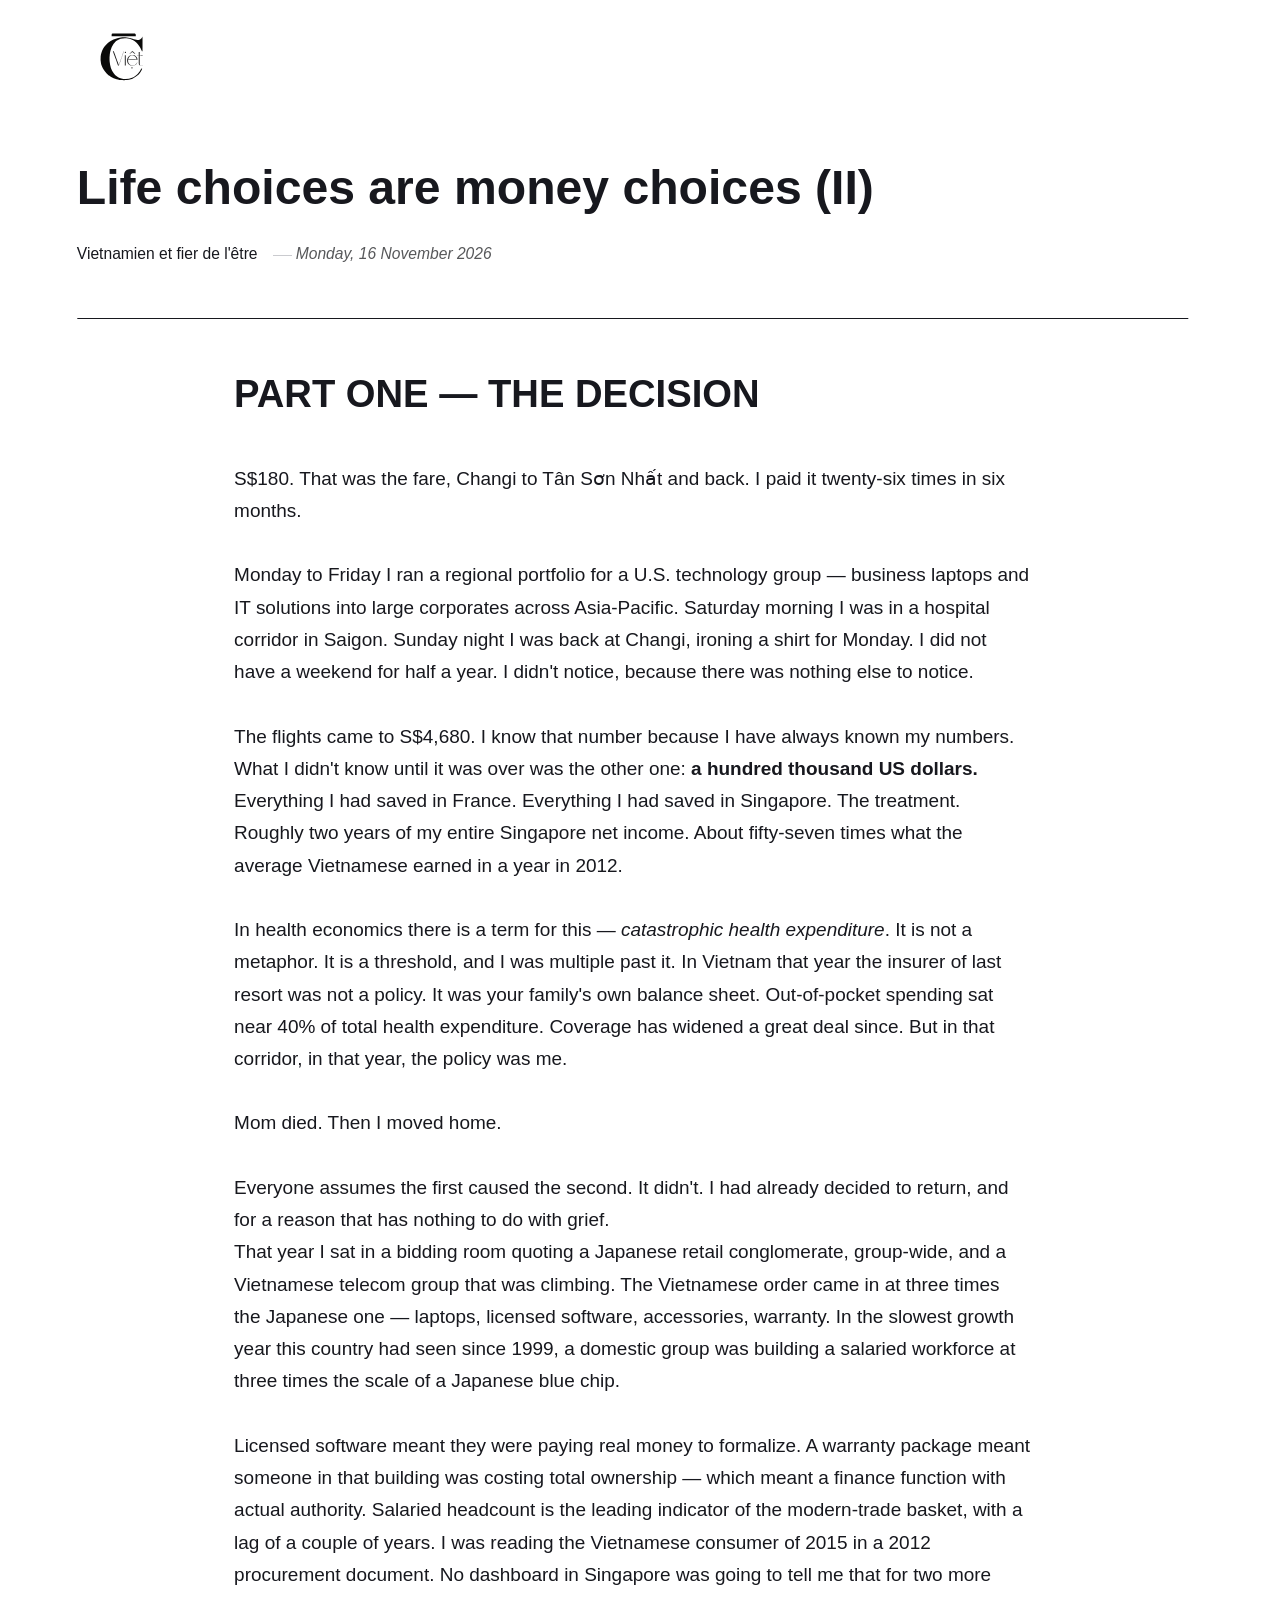
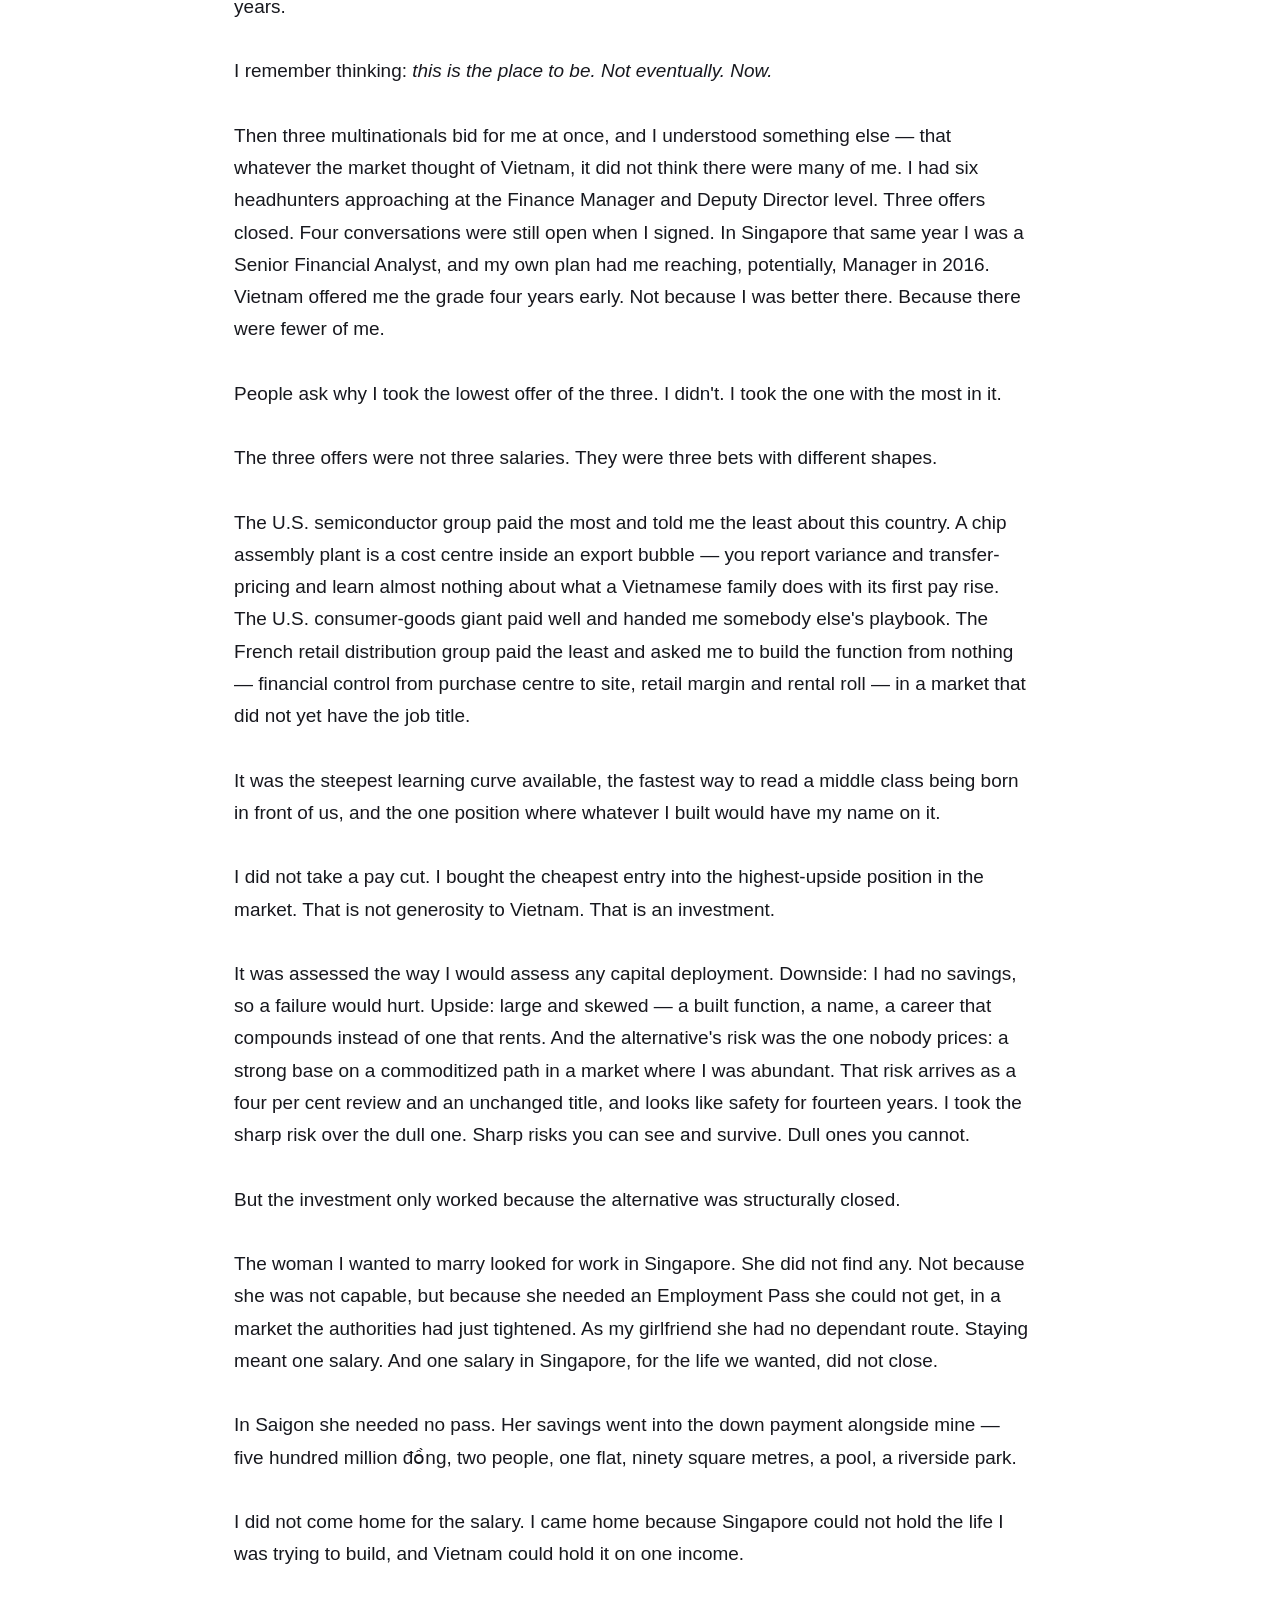
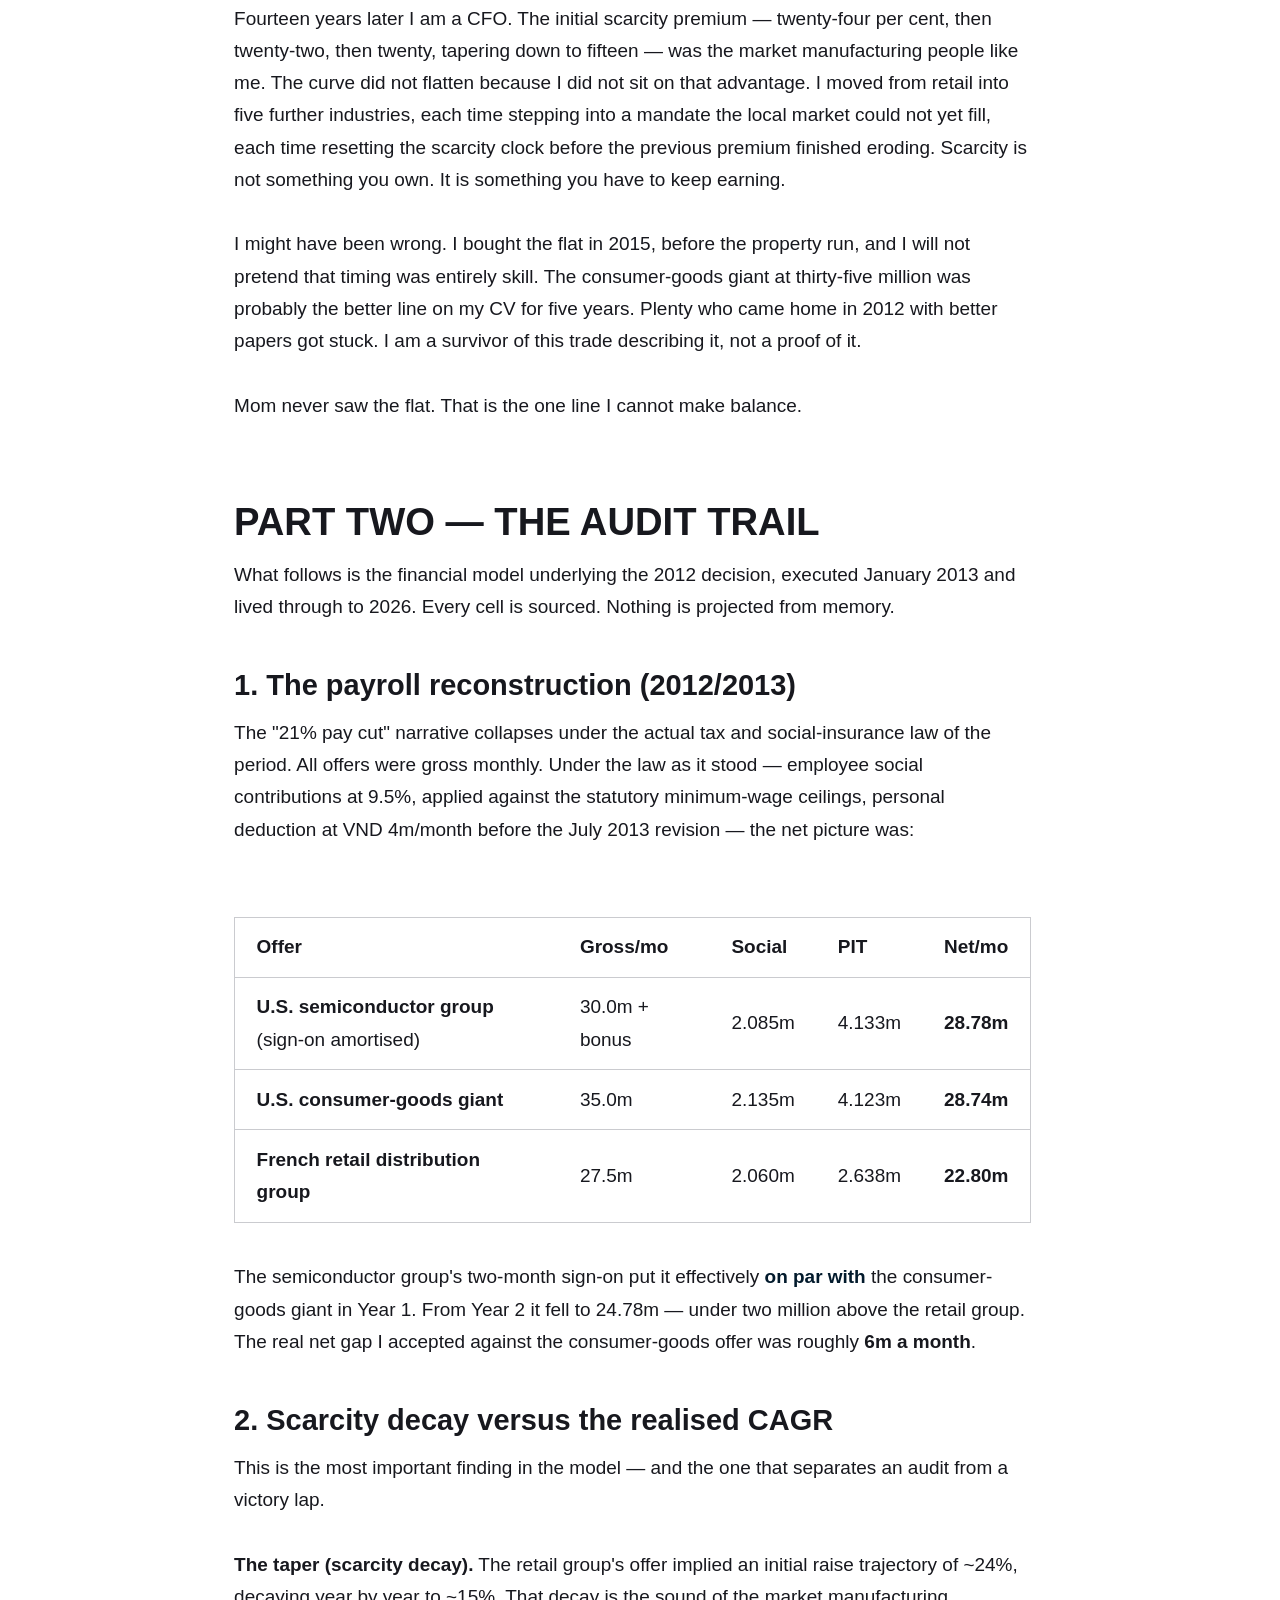
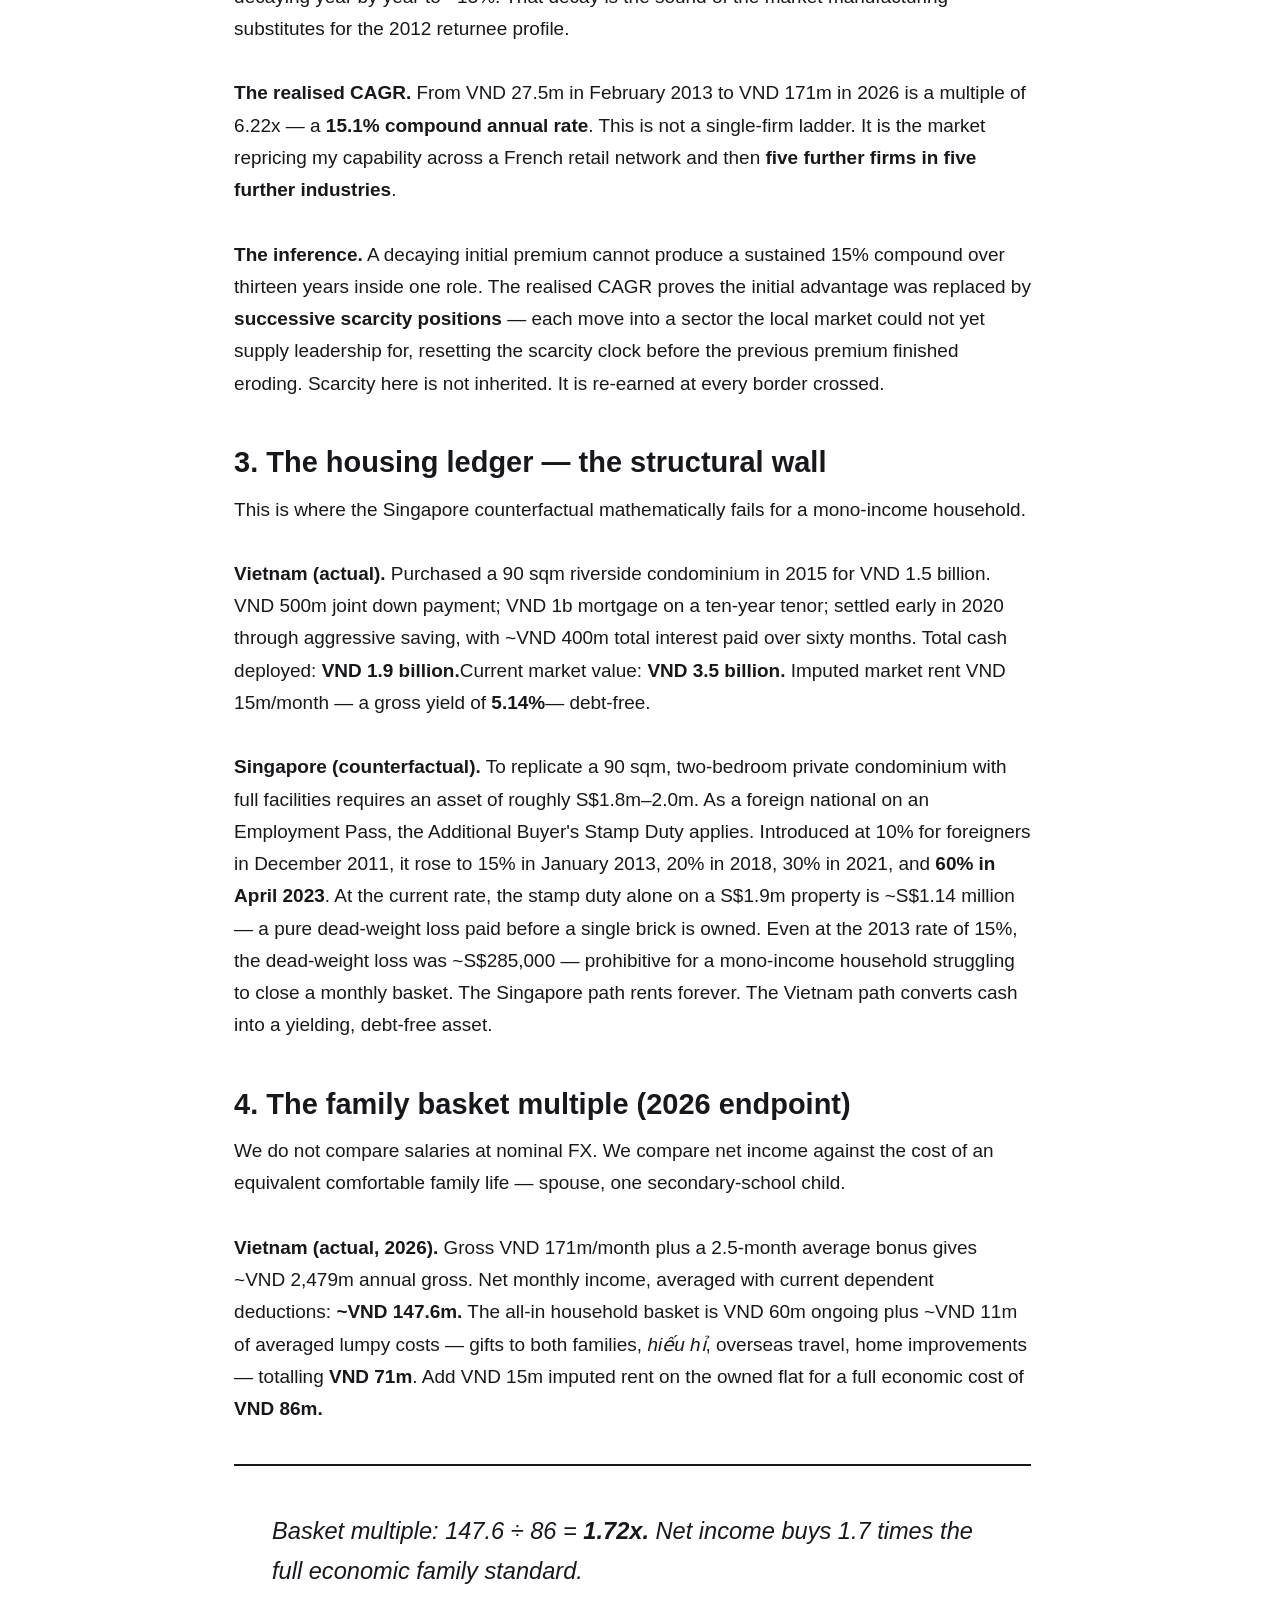
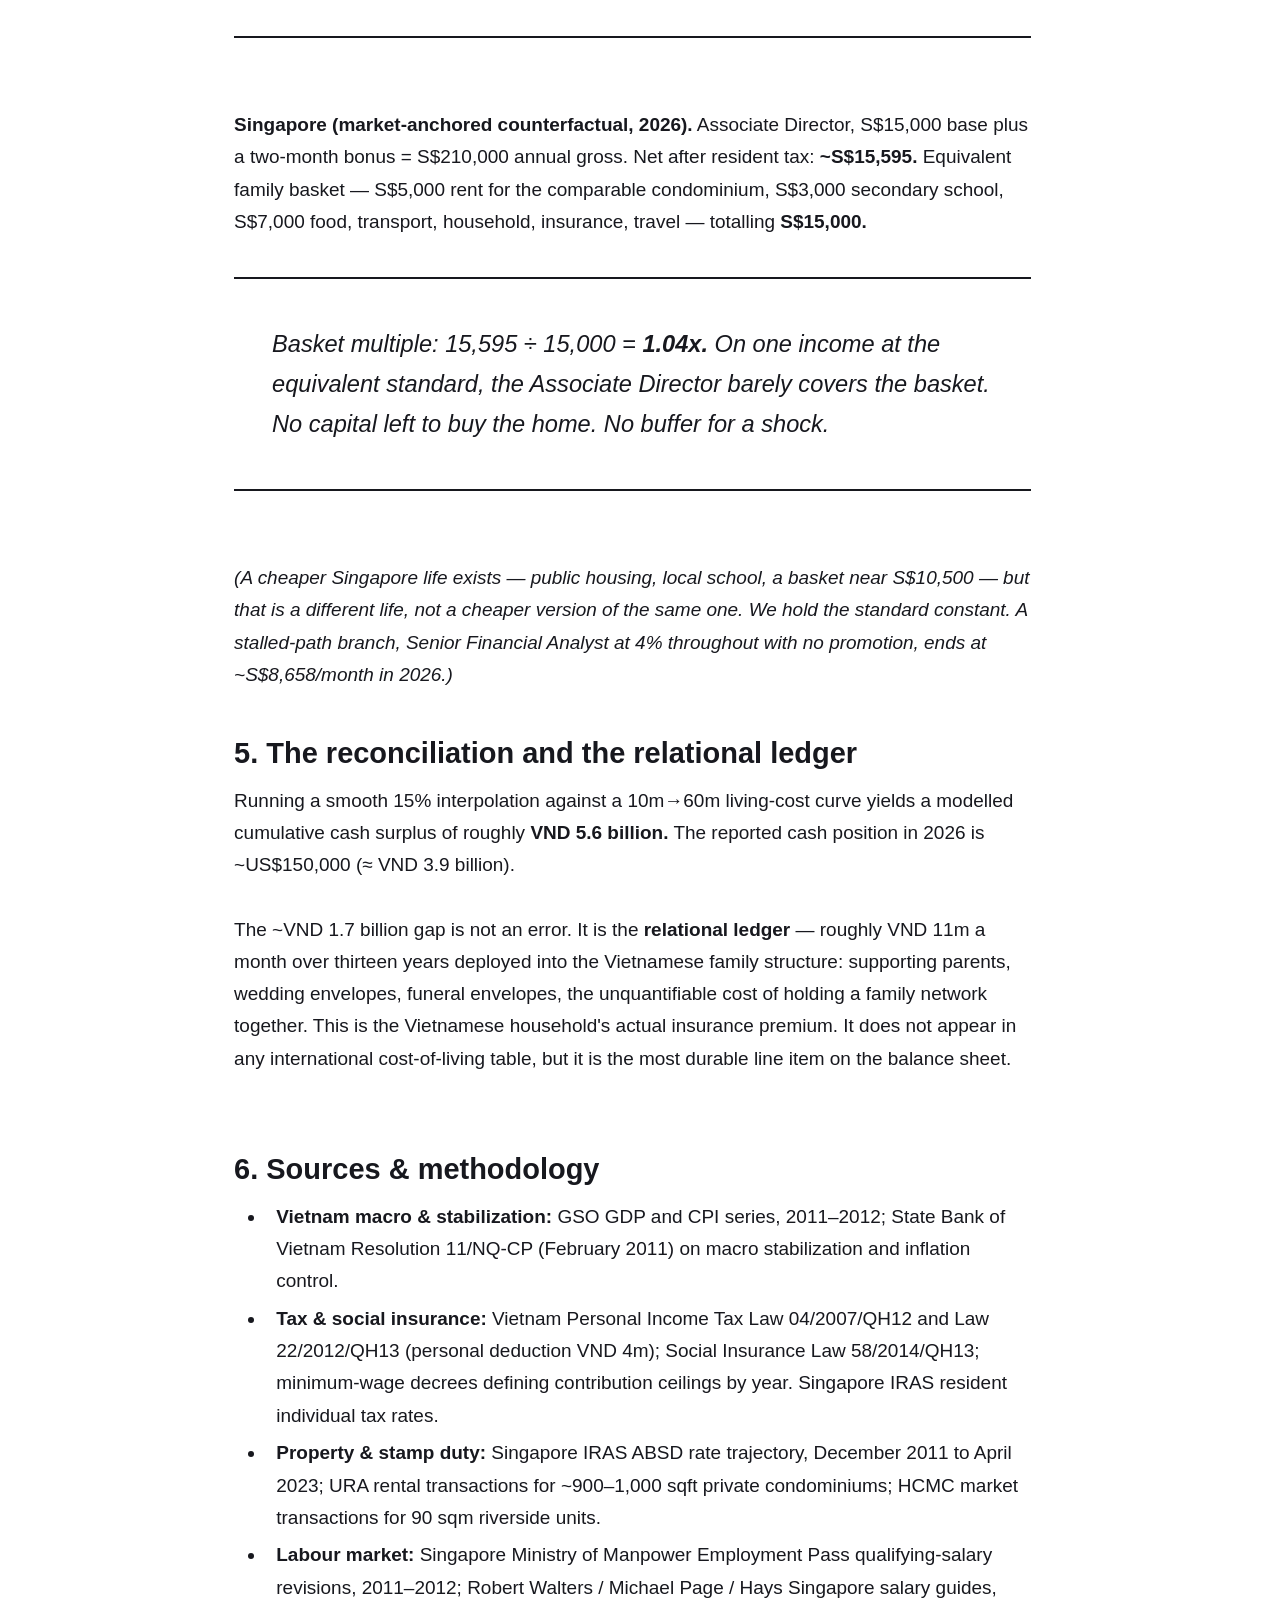
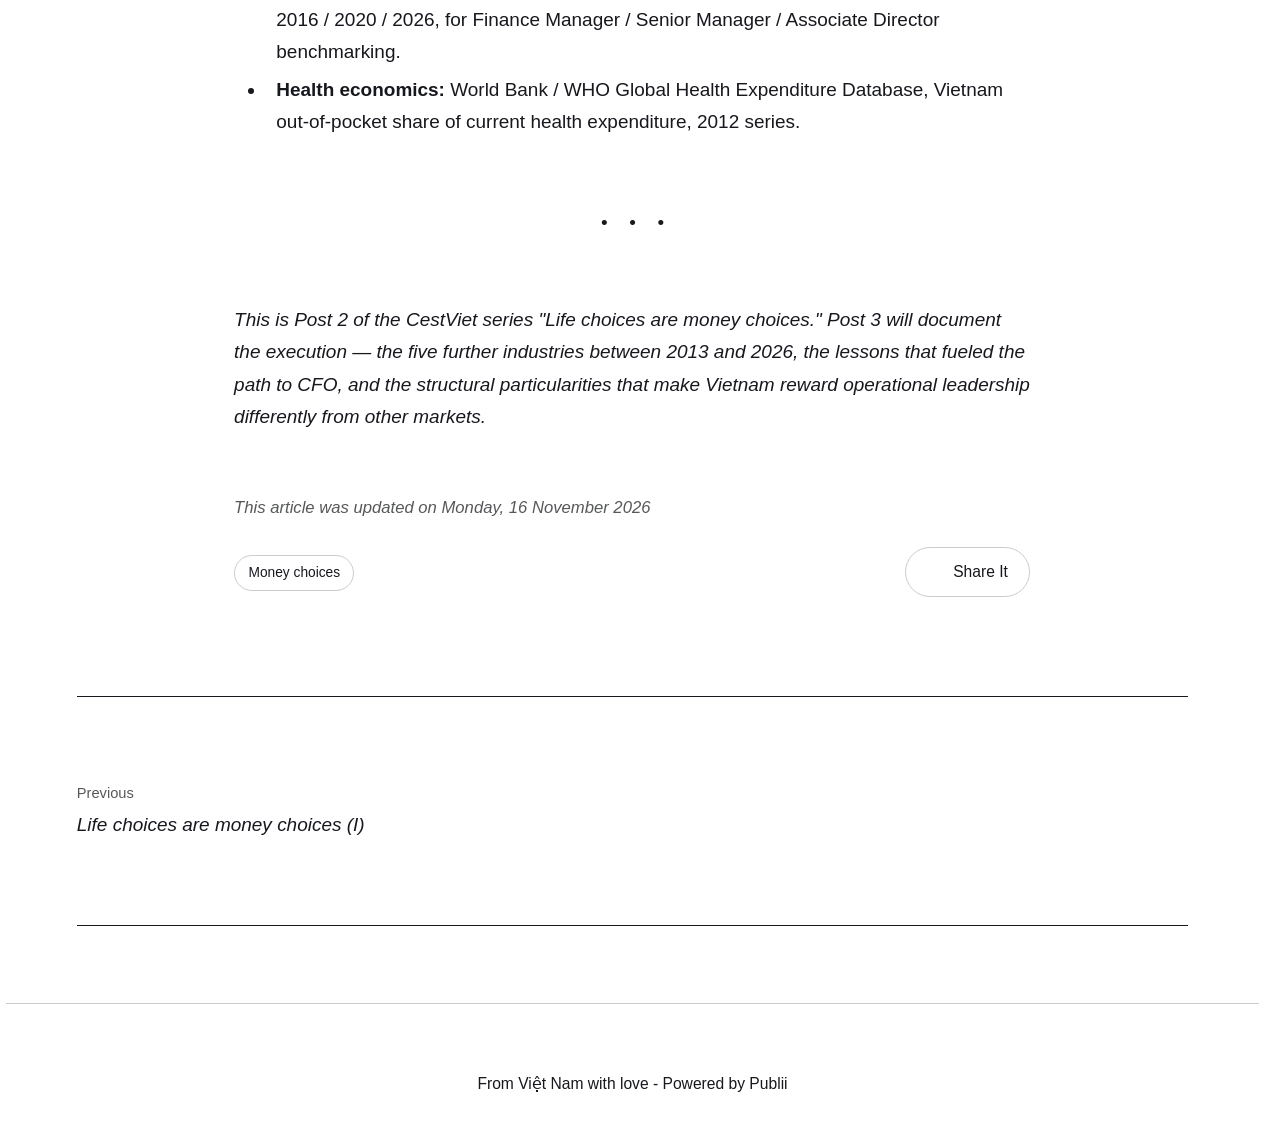
<file: returning-to-vietnam-a-financial-audit/index.html>
<!DOCTYPE html><html lang="en-gb"><head><meta charset="utf-8"><meta http-equiv="X-UA-Compatible" content="IE=edge"><meta name="viewport" content="width=device-width,initial-scale=1"><title>Life choices are money choices (II) - C&#x27;est Việt</title><meta name="description" content="I took the lowest of three offers to leave Singapore for Vietnam in 2012. The full audit: scarcity, the housing ledger, and the real cost of geography."><meta name="generator" content="Publii Open-Source CMS for Static Site"><link rel="canonical" href="https://cestviet.github.io/cestviet/returning-to-vietnam-a-financial-audit/"><link rel="alternate" type="application/atom+xml" href="https://cestviet.github.io/cestviet/feed.xml" title="C&#x27;est Việt - RSS"><link rel="alternate" type="application/json" href="https://cestviet.github.io/cestviet/feed.json" title="C&#x27;est Việt - JSON"><meta property="og:title" content="Life choices are money choices (II)"><meta property="og:image" content="https://cestviet.github.io/cestviet/media/website/a-minimalist-flat-logo-featuring-a-sleek-stylize.svg"><meta property="og:image:width" content="1024"><meta property="og:image:height" content="1024"><meta property="og:site_name" content="C&#x27;est Việt"><meta property="og:description" content="I took the lowest of three offers to leave Singapore for Vietnam in 2012. The full audit: scarcity, the housing ledger, and the real cost of geography."><meta property="og:url" content="https://cestviet.github.io/cestviet/returning-to-vietnam-a-financial-audit/"><meta property="og:type" content="article"><link rel="stylesheet" href="https://cestviet.github.io/cestviet/assets/css/style.css?v&#x3D;9b02a974ddb182516a41734026b76985"><script type="application/ld+json">{"@context":"http://schema.org","@type":"Article","mainEntityOfPage":{"@type":"WebPage","@id":"https://cestviet.github.io/cestviet/returning-to-vietnam-a-financial-audit/"},"headline":"Life choices are money choices (II)","datePublished":"2026-11-16T09:58+07:00","dateModified":"2026-11-16T10:12+07:00","image":{"@type":"ImageObject","url":"https://cestviet.github.io/cestviet/media/website/a-minimalist-flat-logo-featuring-a-sleek-stylize.svg","height":1024,"width":1024},"description":"I took the lowest of three offers to leave Singapore for Vietnam in 2012. The full audit: scarcity, the housing ledger, and the real cost of geography.","author":{"@type":"Person","name":"Vietnamien et fier de l'être","url":"https://cestviet.github.io/cestviet/authors/vietnamien-et-fier-de-letre/"},"publisher":{"@type":"Organization","name":"Vietnamien et fier de l'être","logo":{"@type":"ImageObject","url":"https://cestviet.github.io/cestviet/media/website/a-minimalist-flat-logo-featuring-a-sleek-stylize.svg","height":1024,"width":1024}}}</script><noscript><style>img[loading] {
                    opacity: 1;
                }</style></noscript><style>.extlink::before {
				background-color: currentColor;
				content: "";
				display: inline-block;
				height: 16px;
				margin-right: 5px;
				position: relative;
				top: 0px;
				width: 16px;
			}
		
					.extlink.extlink-icon-6::before {
						mask-image: url("data:image/svg+xml;utf8,<svg viewBox='0 0 24 24' fill='none' stroke='%23000000' stroke-width='2' stroke-linecap='round' stroke-linejoin='round' xmlns='http://www.w3.org/2000/svg'><path stroke='none' d='M0 0h24v24H0z' fill='none'/><path d='M9 12h12' /><path d='M17 16l4 -4l-4 -4' /><path d='M12 3a9 9 0 1 0 0 18' /></svg>");
						mask-repeat: no-repeat;
						mask-size: contain;
					}</style></head><body class="post-template"><header class="top js-header"><a class="logo" href="https://cestviet.github.io/cestviet/"><img src="https://cestviet.github.io/cestviet/media/website/a-minimalist-flat-logo-featuring-a-sleek-stylize.svg" alt="C&#x27;est Việt" width="1024" height="1024"></a></header><main class="post"><article class="content"><div class="hero hero--noimage"><header class="hero__content"><div class="wrapper"><h1>Life choices are money choices (II)</h1><div class="feed__meta content__meta"><a href="https://cestviet.github.io/cestviet/authors/vietnamien-et-fier-de-letre/" class="feed__author">Vietnamien et fier de l&#x27;être</a> <time datetime="2026-11-16T09:58" class="feed__date">Monday, 16 November 2026</time></div></div></header></div><div class="entry-wrapper content__entry"><h2 class="qwen-markdown-heading" dir="ltr"><span class="qwen-markdown-text"><span class="qwen-markdown-text-node" data-spm-anchor-id="a2ty_o01.29997173.0.i340.d967c921siTQnC">PART ONE — THE DECISION</span></span></h2><div dir="ltr"> </div><div class="qwen-markdown-paragraph" dir="ltr"><span class="qwen-markdown-text"><span class="qwen-markdown-text-node">S$180. That was the fare, Changi to Tân Sơn Nhất and back. I paid it twenty-six times in six months.</span></span></div><div class="qwen-markdown-space"> </div><div class="qwen-markdown-paragraph" dir="ltr" data-spm-anchor-id="a2ty_o01.29997173.0.i339.d967c921siTQnC"><span class="qwen-markdown-text"><span class="qwen-markdown-text-node">Monday to Friday I ran a regional portfolio for a U.S. technology group — business laptops and IT solutions into large corporates across Asia-Pacific. Saturday morning I was in a hospital corridor in Saigon. Sunday night I was back at Changi, ironing a shirt for Monday. I did not have a weekend for half a year. I didn't notice, because there was nothing else to notice.</span></span></div><div class="qwen-markdown-space"> </div><div class="qwen-markdown-paragraph" dir="ltr"><span class="qwen-markdown-text"><span class="qwen-markdown-text-node">The flights came to S$4,680. I know that number because I have always known my numbers. What I didn't know until it was over was the other one: </span></span><strong class="qwen-markdown-strong" dir="ltr"><span class="qwen-markdown-text"><span class="qwen-markdown-text-node">a hundred thousand US dollars.</span></span></strong><span class="qwen-markdown-text"><span class="qwen-markdown-text-node"> Everything I had saved in France. Everything I had saved in Singapore. The treatment. Roughly two years of my entire Singapore net income. About fifty-seven times what the average Vietnamese earned in a year in 2012.</span></span></div><div class="qwen-markdown-space"> </div><div class="qwen-markdown-paragraph" dir="ltr"><span class="qwen-markdown-text"><span class="qwen-markdown-text-node">In health economics there is a term for this — </span></span><em class="qwen-markdown-em" dir="ltr"><span class="qwen-markdown-text"><span class="qwen-markdown-text-node">catastrophic health expenditure</span></span></em><span class="qwen-markdown-text"><span class="qwen-markdown-text-node">. It is not a metaphor. It is a threshold, and I was multiple past it. In Vietnam that year the insurer of last resort was not a policy. It was your family's own balance sheet. Out-of-pocket spending sat near 40% of total health expenditure. Coverage has widened a great deal since. But in that corridor, in that year, the policy was me.</span></span></div><div class="qwen-markdown-space"> </div><div class="qwen-markdown-paragraph" dir="ltr"><span class="qwen-markdown-text"><span class="qwen-markdown-text-node">Mom died. Then I moved home.</span></span></div><div class="qwen-markdown-space"> </div><div class="qwen-markdown-paragraph" dir="ltr"><span class="qwen-markdown-text"><span class="qwen-markdown-text-node">Everyone assumes the first caused the second. It didn't. I had already decided to return, and for a reason that has nothing to do with grief.</span></span></div><div class="qwen-markdown-space"></div><div class="qwen-markdown-paragraph" dir="ltr"><span class="qwen-markdown-text"><span class="qwen-markdown-text-node">That year I sat in a bidding room quoting a Japanese retail conglomerate, group-wide, and a Vietnamese telecom group that was climbing. The Vietnamese order came in at three times the Japanese one — laptops, licensed software, accessories, warranty. In the slowest growth year this country had seen since 1999, a domestic group was building a salaried workforce at three times the scale of a Japanese blue chip.</span></span></div><div class="qwen-markdown-space"> </div><div class="qwen-markdown-paragraph" dir="ltr"><span class="qwen-markdown-text"><span class="qwen-markdown-text-node">Licensed software meant they were paying real money to formalize. A warranty package meant someone in that building was costing total ownership — which meant a finance function with actual authority. Salaried headcount is the leading indicator of the modern-trade basket, with a lag of a couple of years. I was reading the Vietnamese consumer of 2015 in a 2012 procurement document. No dashboard in Singapore was going to tell me that for two more years.</span></span></div><div class="qwen-markdown-space"> </div><div class="qwen-markdown-paragraph" dir="ltr"><span class="qwen-markdown-text"><span class="qwen-markdown-text-node">I remember thinking: </span></span><em class="qwen-markdown-em" dir="ltr"><span class="qwen-markdown-text"><span class="qwen-markdown-text-node">this is the place to be. Not eventually. Now.</span></span></em></div><div class="qwen-markdown-space"> </div><div class="qwen-markdown-paragraph" dir="ltr"><span class="qwen-markdown-text"><span class="qwen-markdown-text-node">Then three multinationals bid for me at once, and I understood something else — that whatever the market thought of Vietnam, it did not think there were many of me. I had six headhunters approaching at the Finance Manager and Deputy Director level. Three offers closed. Four conversations were still open when I signed. In Singapore that same year I was a Senior Financial Analyst, and my own plan had me reaching, potentially, Manager in 2016. Vietnam offered me the grade four years early. Not because I was better there. Because there were fewer of me.</span></span></div><div class="qwen-markdown-space"> </div><div class="qwen-markdown-paragraph" dir="ltr"><span class="qwen-markdown-text"><span class="qwen-markdown-text-node">People ask why I took the lowest offer of the three. I didn't. I took the one with the most in it.</span></span></div><div class="qwen-markdown-space"> </div><div class="qwen-markdown-paragraph" dir="ltr"><span class="qwen-markdown-text"><span class="qwen-markdown-text-node">The three offers were not three salaries. They were three bets with different shapes.</span></span></div><div class="qwen-markdown-space"> </div><div class="qwen-markdown-paragraph" dir="ltr"><span class="qwen-markdown-text"><span class="qwen-markdown-text-node">The U.S. semiconductor group paid the most and told me the least about this country. A chip assembly plant is a cost centre inside an export bubble — you report variance and transfer-pricing and learn almost nothing about what a Vietnamese family does with its first pay rise. The U.S. consumer-goods giant paid well and handed me somebody else's playbook. The French retail distribution group paid the least and asked me to build the function from nothing — financial control from purchase centre to site, retail margin and rental roll — in a market that did not yet have the job title.</span></span></div><div class="qwen-markdown-space"> </div><div class="qwen-markdown-paragraph" dir="ltr"><span class="qwen-markdown-text"><span class="qwen-markdown-text-node">It was the steepest learning curve available, the fastest way to read a middle class being born in front of us, and the one position where whatever I built would have my name on it.</span></span></div><div class="qwen-markdown-space"> </div><div class="qwen-markdown-paragraph" dir="ltr"><span class="qwen-markdown-text"><span class="qwen-markdown-text-node">I did not take a pay cut. I bought the cheapest entry into the highest-upside position in the market. That is not generosity to Vietnam. That is an investment.</span></span></div><div class="qwen-markdown-space"> </div><div class="qwen-markdown-paragraph" dir="ltr"><span class="qwen-markdown-text"><span class="qwen-markdown-text-node">It was assessed the way I would assess any capital deployment. Downside: I had no savings, so a failure would hurt. Upside: large and skewed — a built function, a name, a career that compounds instead of one that rents. And the alternative's risk was the one nobody prices: a strong base on a commoditized path in a market where I was abundant. That risk arrives as a four per cent review and an unchanged title, and looks like safety for fourteen years. I took the sharp risk over the dull one. Sharp risks you can see and survive. Dull ones you cannot.</span></span></div><div class="qwen-markdown-space"> </div><div class="qwen-markdown-paragraph" dir="ltr"><span class="qwen-markdown-text"><span class="qwen-markdown-text-node">But the investment only worked because the alternative was structurally closed.</span></span></div><div class="qwen-markdown-space"> </div><div class="qwen-markdown-paragraph" dir="ltr"><span class="qwen-markdown-text"><span class="qwen-markdown-text-node">The woman I wanted to marry looked for work in Singapore. She did not find any. Not because she was not capable, but because she needed an Employment Pass she could not get, in a market the authorities had just tightened. As my girlfriend she had no dependant route. Staying meant one salary. And one salary in Singapore, for the life we wanted, did not close.</span></span></div><div class="qwen-markdown-space"> </div><div class="qwen-markdown-paragraph" dir="ltr"><span class="qwen-markdown-text"><span class="qwen-markdown-text-node">In Saigon she needed no pass. Her savings went into the down payment alongside mine — five hundred million đồng, two people, one flat, ninety square metres, a pool, a riverside park.</span></span></div><div class="qwen-markdown-space"> </div><div class="qwen-markdown-paragraph" dir="ltr"><span class="qwen-markdown-text"><span class="qwen-markdown-text-node">I did not come home for the salary. I came home because Singapore could not hold the life I was trying to build, and Vietnam could hold it on one income.</span></span></div><div class="qwen-markdown-space"> </div><div class="qwen-markdown-paragraph" dir="ltr"><span class="qwen-markdown-text"><span class="qwen-markdown-text-node">Fourteen years later I am a CFO. The initial scarcity premium — twenty-four per cent, then twenty-two, then twenty, tapering down to fifteen — was the market manufacturing people like me. The curve did not flatten because I did not sit on that advantage. I moved from retail into five further industries, each time stepping into a mandate the local market could not yet fill, each time resetting the scarcity clock before the previous premium finished eroding. Scarcity is not something you own. It is something you have to keep earning.</span></span></div><div class="qwen-markdown-space"> </div><div class="qwen-markdown-paragraph" dir="ltr"><span class="qwen-markdown-text"><span class="qwen-markdown-text-node">I might have been wrong. I bought the flat in 2015, before the property run, and I will not pretend that timing was entirely skill. The consumer-goods giant at thirty-five million was probably the better line on my CV for five years. Plenty who came home in 2012 with better papers got stuck. I am a survivor of this trade describing it, not a proof of it.</span></span></div><div class="qwen-markdown-space"> </div><div class="qwen-markdown-paragraph" dir="ltr" data-spm-anchor-id="a2ty_o01.29997173.0.i341.d967c921siTQnC"><span class="qwen-markdown-text"><span class="qwen-markdown-text-node">Mom never saw the flat. That is the one line I cannot make balance.</span></span></div><div dir="ltr" data-spm-anchor-id="a2ty_o01.29997173.0.i341.d967c921siTQnC"> </div><div dir="ltr" data-spm-anchor-id="a2ty_o01.29997173.0.i341.d967c921siTQnC"><h2 class="qwen-markdown-heading" dir="ltr"><span class="qwen-markdown-text"><span class="qwen-markdown-text-node" data-spm-anchor-id="a2ty_o01.29997173.0.i342.d967c921siTQnC">PART TWO — THE AUDIT TRAIL</span></span></h2><div class="qwen-markdown-paragraph" dir="ltr"><span class="qwen-markdown-text"><span class="qwen-markdown-text-node">What follows is the financial model underlying the 2012 decision, executed January 2013 and lived through to 2026. Every cell is sourced. Nothing is projected from memory.</span></span></div><h3 class="qwen-markdown-heading" dir="ltr"><span class="qwen-markdown-text"><span class="qwen-markdown-text-node">1. The payroll reconstruction (2012/2013)</span></span></h3><div class="qwen-markdown-paragraph" dir="ltr"><span class="qwen-markdown-text"><span class="qwen-markdown-text-node">The "21% pay cut" narrative collapses under the actual tax and social-insurance law of the period. All offers were gross monthly. Under the law as it stood — employee social contributions at 9.5%, applied against the statutory minimum-wage ceilings, personal deduction at VND 4m/month before the July 2013 revision — the net picture was:</span></span></div><div class="qwen-markdown-table-wrapper"><div class="qwen-markdown-table-header"><div class="qwen-markdown-table-header-action-item"><span class="anticon" role="img" aria-label="Télécharger"><svg width="1em" height="1em" fill="currentColor" aria-hidden="true" focusable="false"><use xlink:href="#qwpcicon-download"></use></svg></span></div></div><div class="qwen-markdown-table-scroll-wrapper"><table class="qwen-markdown-table"><thead class="qwen-markdown-table-thead"><tr class="qwen-markdown-table-thead-tr"><th class="qwen-markdown-table-thead-tr-th" scope="col"><div class="qwen-markdown-table-thead-tr-th-col" dir="ltr"><span class="qwen-markdown-text"><span class="qwen-markdown-text-node">Offer</span></span></div></th><th class="qwen-markdown-table-thead-tr-th" scope="col"><div class="qwen-markdown-table-thead-tr-th-col" dir="ltr"><span class="qwen-markdown-text"><span class="qwen-markdown-text-node">Gross/mo</span></span></div></th><th class="qwen-markdown-table-thead-tr-th" scope="col"><div class="qwen-markdown-table-thead-tr-th-col" dir="ltr"><span class="qwen-markdown-text"><span class="qwen-markdown-text-node">Social</span></span></div></th><th class="qwen-markdown-table-thead-tr-th" scope="col"><div class="qwen-markdown-table-thead-tr-th-col" dir="ltr"><span class="qwen-markdown-text"><span class="qwen-markdown-text-node">PIT</span></span></div></th><th class="qwen-markdown-table-thead-tr-th" scope="col"><div class="qwen-markdown-table-thead-tr-th-col" dir="ltr"><span class="qwen-markdown-text"><span class="qwen-markdown-text-node">Net/mo</span></span></div></th></tr></thead><tbody class="qwen-markdown-table-tbody"><tr class="qwen-markdown-table-tbody-tr"><td class="qwen-markdown-table-tbody-tr-td"><div class="qwen-markdown-table-tbody-tr-td-col" dir="ltr"><strong class="qwen-markdown-strong" dir="ltr"><span class="qwen-markdown-text"><span class="qwen-markdown-text-node">U.S. semiconductor group</span></span></strong><span class="qwen-markdown-text"><span class="qwen-markdown-text-node"> (sign-on amortised)</span></span></div></td><td class="qwen-markdown-table-tbody-tr-td"><div class="qwen-markdown-table-tbody-tr-td-col" dir="ltr"><span class="qwen-markdown-text"><span class="qwen-markdown-text-node">30.0m + bonus</span></span></div></td><td class="qwen-markdown-table-tbody-tr-td"><div class="qwen-markdown-table-tbody-tr-td-col" dir="ltr"><span class="qwen-markdown-text"><span class="qwen-markdown-text-node">2.085m</span></span></div></td><td class="qwen-markdown-table-tbody-tr-td"><div class="qwen-markdown-table-tbody-tr-td-col" dir="ltr"><span class="qwen-markdown-text"><span class="qwen-markdown-text-node">4.133m</span></span></div></td><td class="qwen-markdown-table-tbody-tr-td"><div class="qwen-markdown-table-tbody-tr-td-col" dir="ltr"><strong class="qwen-markdown-strong" dir="ltr"><span class="qwen-markdown-text"><span class="qwen-markdown-text-node">28.78m</span></span></strong></div></td></tr><tr class="qwen-markdown-table-tbody-tr"><td class="qwen-markdown-table-tbody-tr-td"><div class="qwen-markdown-table-tbody-tr-td-col" dir="ltr"><strong class="qwen-markdown-strong" dir="ltr"><span class="qwen-markdown-text"><span class="qwen-markdown-text-node">U.S. consumer-goods giant</span></span></strong></div></td><td class="qwen-markdown-table-tbody-tr-td"><div class="qwen-markdown-table-tbody-tr-td-col" dir="ltr"><span class="qwen-markdown-text"><span class="qwen-markdown-text-node">35.0m</span></span></div></td><td class="qwen-markdown-table-tbody-tr-td"><div class="qwen-markdown-table-tbody-tr-td-col" dir="ltr"><span class="qwen-markdown-text"><span class="qwen-markdown-text-node">2.135m</span></span></div></td><td class="qwen-markdown-table-tbody-tr-td"><div class="qwen-markdown-table-tbody-tr-td-col" dir="ltr"><span class="qwen-markdown-text"><span class="qwen-markdown-text-node">4.123m</span></span></div></td><td class="qwen-markdown-table-tbody-tr-td"><div class="qwen-markdown-table-tbody-tr-td-col" dir="ltr"><strong class="qwen-markdown-strong" dir="ltr"><span class="qwen-markdown-text"><span class="qwen-markdown-text-node">28.74m</span></span></strong></div></td></tr><tr class="qwen-markdown-table-tbody-tr"><td class="qwen-markdown-table-tbody-tr-td"><div class="qwen-markdown-table-tbody-tr-td-col" dir="ltr"><strong class="qwen-markdown-strong" dir="ltr"><span class="qwen-markdown-text"><span class="qwen-markdown-text-node">French retail distribution group</span></span></strong></div></td><td class="qwen-markdown-table-tbody-tr-td"><div class="qwen-markdown-table-tbody-tr-td-col" dir="ltr"><span class="qwen-markdown-text"><span class="qwen-markdown-text-node">27.5m</span></span></div></td><td class="qwen-markdown-table-tbody-tr-td"><div class="qwen-markdown-table-tbody-tr-td-col" dir="ltr"><span class="qwen-markdown-text"><span class="qwen-markdown-text-node">2.060m</span></span></div></td><td class="qwen-markdown-table-tbody-tr-td"><div class="qwen-markdown-table-tbody-tr-td-col" dir="ltr"><span class="qwen-markdown-text"><span class="qwen-markdown-text-node">2.638m</span></span></div></td><td class="qwen-markdown-table-tbody-tr-td"><div class="qwen-markdown-table-tbody-tr-td-col" dir="ltr"><strong class="qwen-markdown-strong" dir="ltr"><span class="qwen-markdown-text"><span class="qwen-markdown-text-node">22.80m</span></span></strong></div></td></tr></tbody></table></div></div><div class="qwen-markdown-paragraph" dir="ltr"><span class="qwen-markdown-text"><span class="qwen-markdown-text-node">The semiconductor group's two-month sign-on put it effectively <span style="color: oklch(0.21 0.047 244);"><strong>on par with</strong></span></span></span><span class="qwen-markdown-text"><span class="qwen-markdown-text-node"> the consumer-goods giant in Year 1. From Year 2 it fell to 24.78m — under two million above the retail group. The real net gap I accepted against the consumer-goods offer was roughly <strong>6</strong></span></span><strong class="qwen-markdown-strong" dir="ltr"><span class="qwen-markdown-text"><span class="qwen-markdown-text-node">m a month</span></span></strong><span class="qwen-markdown-text"><span class="qwen-markdown-text-node">.</span></span></div><h3 class="qwen-markdown-heading" dir="ltr"><span class="qwen-markdown-text"><span class="qwen-markdown-text-node">2. Scarcity decay versus the realised CAGR</span></span></h3><div class="qwen-markdown-paragraph" dir="ltr"><span class="qwen-markdown-text"><span class="qwen-markdown-text-node">This is the most important finding in the model — and the one that separates an audit from a victory lap.</span></span></div><div class="qwen-markdown-space"> </div><div class="qwen-markdown-paragraph" dir="ltr"><strong class="qwen-markdown-strong" dir="ltr"><span class="qwen-markdown-text"><span class="qwen-markdown-text-node">The taper (scarcity decay).</span></span></strong><span class="qwen-markdown-text"><span class="qwen-markdown-text-node"> The retail group's offer implied an initial raise trajectory of ~24%, decaying year by year to ~15%. That decay is the sound of the market manufacturing substitutes for the 2012 returnee profile.</span></span></div><div class="qwen-markdown-space"> </div><div class="qwen-markdown-paragraph" dir="ltr"><strong class="qwen-markdown-strong" dir="ltr"><span class="qwen-markdown-text"><span class="qwen-markdown-text-node">The realised CAGR.</span></span></strong><span class="qwen-markdown-text"><span class="qwen-markdown-text-node"> From VND 27.5m in February 2013 to VND 171m in 2026 is a multiple of 6.22x — a </span></span><strong class="qwen-markdown-strong" dir="ltr"><span class="qwen-markdown-text"><span class="qwen-markdown-text-node">15.1% compound annual rate</span></span></strong><span class="qwen-markdown-text"><span class="qwen-markdown-text-node">. This is not a single-firm ladder. It is the market repricing my capability across a French retail network and then </span></span><strong class="qwen-markdown-strong" dir="ltr"><span class="qwen-markdown-text"><span class="qwen-markdown-text-node">five further firms in five further industries</span></span></strong><span class="qwen-markdown-text"><span class="qwen-markdown-text-node">.</span></span></div><div class="qwen-markdown-space"> </div><div class="qwen-markdown-paragraph" dir="ltr"><strong class="qwen-markdown-strong" dir="ltr"><span class="qwen-markdown-text"><span class="qwen-markdown-text-node">The inference.</span></span></strong><span class="qwen-markdown-text"><span class="qwen-markdown-text-node"> A decaying initial premium cannot produce a sustained 15% compound over thirteen years inside one role. The realised CAGR proves the initial advantage was replaced by </span></span><strong class="qwen-markdown-strong" dir="ltr"><span class="qwen-markdown-text"><span class="qwen-markdown-text-node">successive scarcity positions</span></span></strong><span class="qwen-markdown-text"><span class="qwen-markdown-text-node"> — each move into a sector the local market could not yet supply leadership for, resetting the scarcity clock before the previous premium finished eroding. Scarcity here is not inherited. It is re-earned at every border crossed.</span></span></div><h3 class="qwen-markdown-heading" dir="ltr"><span class="qwen-markdown-text"><span class="qwen-markdown-text-node">3. The housing ledger — the structural wall</span></span></h3><div class="qwen-markdown-paragraph" dir="ltr"><span class="qwen-markdown-text"><span class="qwen-markdown-text-node">This is where the Singapore counterfactual mathematically fails for a mono-income household.</span></span></div><div class="qwen-markdown-space"> </div><div class="qwen-markdown-paragraph" dir="ltr"><strong class="qwen-markdown-strong" dir="ltr"><span class="qwen-markdown-text"><span class="qwen-markdown-text-node">Vietnam (actual).</span></span></strong><span class="qwen-markdown-text"><span class="qwen-markdown-text-node"> Purchased a 90 sqm riverside condominium in 2015 for VND 1.5 billion. VND 500m joint down payment; VND 1b mortgage on a ten-year tenor; settled early in 2020 through aggressive saving, with ~VND 400m total interest paid over sixty months. Total cash deployed: </span></span><strong class="qwen-markdown-strong" dir="ltr"><span class="qwen-markdown-text"><span class="qwen-markdown-text-node">VND 1.9 billion.</span></span></strong><span class="qwen-markdown-text"><span class="qwen-markdown-text-node">Current market value: </span></span><strong class="qwen-markdown-strong" dir="ltr"><span class="qwen-markdown-text"><span class="qwen-markdown-text-node">VND 3.5 billion.</span></span></strong><span class="qwen-markdown-text"><span class="qwen-markdown-text-node"> Imputed market rent VND 15m/month — a gross yield of </span></span><strong class="qwen-markdown-strong" dir="auto"><span class="qwen-markdown-text"><span class="qwen-markdown-text-node">5.14%</span></span></strong><span class="qwen-markdown-text"><span class="qwen-markdown-text-node">— debt-free.</span></span></div><div class="qwen-markdown-space"> </div><div class="qwen-markdown-paragraph" dir="ltr"><strong class="qwen-markdown-strong" dir="ltr"><span class="qwen-markdown-text"><span class="qwen-markdown-text-node">Singapore (counterfactual).</span></span></strong><span class="qwen-markdown-text"><span class="qwen-markdown-text-node"> To replicate a 90 sqm, two-bedroom private condominium with full facilities requires an asset of roughly S$1.8m–2.0m. As a foreign national on an Employment Pass, the Additional Buyer's Stamp Duty applies. Introduced at 10% for foreigners in December 2011, it rose to 15% in January 2013, 20% in 2018, 30% in 2021, and </span></span><strong class="qwen-markdown-strong" dir="ltr"><span class="qwen-markdown-text"><span class="qwen-markdown-text-node">60% in April 2023</span></span></strong><span class="qwen-markdown-text"><span class="qwen-markdown-text-node">. At the current rate, the stamp duty alone on a S$1.9m property is ~S$1.14 million — a pure dead-weight loss paid before a single brick is owned. Even at the 2013 rate of 15%, the dead-weight loss was ~S$285,000 — prohibitive for a mono-income household struggling to close a monthly basket. The Singapore path rents forever. The Vietnam path converts cash into a yielding, debt-free asset.</span></span></div><h3 class="qwen-markdown-heading" dir="ltr"><span class="qwen-markdown-text"><span class="qwen-markdown-text-node">4. The family basket multiple (2026 endpoint)</span></span></h3><div class="qwen-markdown-paragraph" dir="ltr"><span class="qwen-markdown-text"><span class="qwen-markdown-text-node">We do not compare salaries at nominal FX. We compare net income against the cost of an equivalent comfortable family life — spouse, one secondary-school child.</span></span></div><div class="qwen-markdown-space"> </div><div class="qwen-markdown-paragraph" dir="ltr"><strong class="qwen-markdown-strong" dir="ltr"><span class="qwen-markdown-text"><span class="qwen-markdown-text-node">Vietnam (actual, 2026).</span></span></strong><span class="qwen-markdown-text"><span class="qwen-markdown-text-node"> Gross VND 171m/month plus a 2.5-month average bonus gives ~VND 2,479m annual gross. Net monthly income, averaged with current dependent deductions: </span></span><strong class="qwen-markdown-strong" dir="ltr"><span class="qwen-markdown-text"><span class="qwen-markdown-text-node">~VND 147.6m.</span></span></strong><span class="qwen-markdown-text"><span class="qwen-markdown-text-node"> The all-in household basket is VND 60m ongoing plus ~VND 11m of averaged lumpy costs — gifts to both families, </span></span><em class="qwen-markdown-em" dir="ltr"><span class="qwen-markdown-text"><span class="qwen-markdown-text-node">hiếu hỉ</span></span></em><span class="qwen-markdown-text"><span class="qwen-markdown-text-node">, overseas travel, home improvements — totalling </span></span><strong class="qwen-markdown-strong" dir="ltr"><span class="qwen-markdown-text"><span class="qwen-markdown-text-node">VND 71m</span></span></strong><span class="qwen-markdown-text"><span class="qwen-markdown-text-node">. Add VND 15m imputed rent on the owned flat for a full economic cost of </span></span><strong class="qwen-markdown-strong" dir="ltr"><span class="qwen-markdown-text"><span class="qwen-markdown-text-node">VND 86m.</span></span></strong></div><blockquote class="qwen-markdown-blockquote" dir="ltr"><div class="qwen-markdown-paragraph" dir="ltr"><span class="qwen-markdown-text"><span class="qwen-markdown-text-node">Basket multiple: 147.6 ÷ 86 = </span></span><strong class="qwen-markdown-strong" dir="ltr"><span class="qwen-markdown-text"><span class="qwen-markdown-text-node">1.72x.</span></span></strong><span class="qwen-markdown-text"><span class="qwen-markdown-text-node"> Net income buys 1.7 times the full economic family standard.</span></span></div></blockquote><div class="qwen-markdown-space"> </div><div class="qwen-markdown-paragraph" dir="ltr"><strong class="qwen-markdown-strong" dir="ltr"><span class="qwen-markdown-text"><span class="qwen-markdown-text-node">Singapore (market-anchored counterfactual, 2026).</span></span></strong><span class="qwen-markdown-text"><span class="qwen-markdown-text-node"> Associate Director, S$15,000 base plus a two-month bonus = S$210,000 annual gross. Net after resident tax: </span></span><strong class="qwen-markdown-strong" dir="ltr"><span class="qwen-markdown-text"><span class="qwen-markdown-text-node">~S$15,595.</span></span></strong><span class="qwen-markdown-text"><span class="qwen-markdown-text-node"> Equivalent family basket — S$5,000 rent for the comparable condominium, S$3,000 secondary school, S$7,000 food, transport, household, insurance, travel — totalling </span></span><strong class="qwen-markdown-strong" dir="ltr"><span class="qwen-markdown-text"><span class="qwen-markdown-text-node">S$15,000.</span></span></strong></div><blockquote class="qwen-markdown-blockquote" dir="ltr"><div class="qwen-markdown-paragraph" dir="ltr"><span class="qwen-markdown-text"><span class="qwen-markdown-text-node">Basket multiple: 15,595 ÷ 15,000 = </span></span><strong class="qwen-markdown-strong" dir="ltr"><span class="qwen-markdown-text"><span class="qwen-markdown-text-node">1.04x.</span></span></strong><span class="qwen-markdown-text"><span class="qwen-markdown-text-node"> On one income at the equivalent standard, the Associate Director barely covers the basket. No capital left to buy the home. No buffer for a shock.</span></span></div></blockquote><div class="qwen-markdown-space"> </div><div class="qwen-markdown-paragraph" dir="ltr"><em class="qwen-markdown-em" dir="ltr"><span class="qwen-markdown-text"><span class="qwen-markdown-text-node">(A cheaper Singapore life exists — public housing, local school, a basket near S$10,500 — but that is a different life, not a cheaper version of the same one. We hold the standard constant. A stalled-path branch, Senior Financial Analyst at 4% throughout with no promotion, ends at ~S$8,658/month in 2026.)</span></span></em></div><h3 class="qwen-markdown-heading" dir="ltr"><span class="qwen-markdown-text"><span class="qwen-markdown-text-node">5. The reconciliation and the relational ledger</span></span></h3><div class="qwen-markdown-paragraph" dir="ltr"><span class="qwen-markdown-text"><span class="qwen-markdown-text-node">Running a smooth 15% interpolation against a 10m→60m living-cost curve yields a modelled cumulative cash surplus of roughly </span></span><strong class="qwen-markdown-strong" dir="ltr"><span class="qwen-markdown-text"><span class="qwen-markdown-text-node">VND 5.6 billion.</span></span></strong><span class="qwen-markdown-text"><span class="qwen-markdown-text-node"> The reported cash position in 2026 is ~US$150,000 (≈ VND 3.9 billion).</span></span></div><div class="qwen-markdown-space"> </div><div class="qwen-markdown-paragraph" dir="ltr"><span class="qwen-markdown-text"><span class="qwen-markdown-text-node">The ~VND 1.7 billion gap is not an error. It is the </span></span><strong class="qwen-markdown-strong" dir="ltr"><span class="qwen-markdown-text"><span class="qwen-markdown-text-node">relational ledger</span></span></strong><span class="qwen-markdown-text"><span class="qwen-markdown-text-node"> — roughly VND 11m a month over thirteen years deployed into the Vietnamese family structure: supporting parents, wedding envelopes, funeral envelopes, the unquantifiable cost of holding a family network together. This is the Vietnamese household's actual insurance premium. It does not appear in any international cost-of-living table, but it is the most durable line item on the balance sheet.</span></span></div><div class="qwen-markdown-space"> </div><h3 class="qwen-markdown-heading" dir="ltr"><span class="qwen-markdown-text"><span class="qwen-markdown-text-node">6. Sources &amp; methodology</span></span></h3><ul class="qwen-markdown-list" dir="ltr"><li class="qwen-markdown-list-item" dir="ltr"><strong class="qwen-markdown-strong" dir="ltr"><span class="qwen-markdown-text"><span class="qwen-markdown-text-node">Vietnam macro &amp; stabilization:</span></span></strong><span class="qwen-markdown-text"><span class="qwen-markdown-text-node"> GSO GDP and CPI series, 2011–2012; State Bank of Vietnam Resolution 11/NQ-CP (February 2011) on macro stabilization and inflation control.</span></span></li><li class="qwen-markdown-list-item" dir="ltr"><strong class="qwen-markdown-strong" dir="ltr"><span class="qwen-markdown-text"><span class="qwen-markdown-text-node">Tax &amp; social insurance:</span></span></strong><span class="qwen-markdown-text"><span class="qwen-markdown-text-node"> Vietnam Personal Income Tax Law 04/2007/QH12 and Law 22/2012/QH13 (personal deduction VND 4m); Social Insurance Law 58/2014/QH13; minimum-wage decrees defining contribution ceilings by year. Singapore IRAS resident individual tax rates.</span></span></li><li class="qwen-markdown-list-item" dir="ltr"><strong class="qwen-markdown-strong" dir="ltr"><span class="qwen-markdown-text"><span class="qwen-markdown-text-node">Property &amp; stamp duty:</span></span></strong><span class="qwen-markdown-text"><span class="qwen-markdown-text-node"> Singapore IRAS ABSD rate trajectory, December 2011 to April 2023; URA rental transactions for ~900–1,000 sqft private condominiums; HCMC market transactions for 90 sqm riverside units.</span></span></li><li class="qwen-markdown-list-item" dir="ltr"><strong class="qwen-markdown-strong" dir="ltr"><span class="qwen-markdown-text"><span class="qwen-markdown-text-node">Labour market:</span></span></strong><span class="qwen-markdown-text"><span class="qwen-markdown-text-node"> Singapore Ministry of Manpower Employment Pass qualifying-salary revisions, 2011–2012; Robert Walters / Michael Page / Hays Singapore salary guides, 2016 / 2020 / 2026, for Finance Manager / Senior Manager / Associate Director benchmarking.</span></span></li><li class="qwen-markdown-list-item" dir="ltr"><strong class="qwen-markdown-strong" dir="ltr"><span class="qwen-markdown-text"><span class="qwen-markdown-text-node">Health economics:</span></span></strong><span class="qwen-markdown-text"><span class="qwen-markdown-text-node"> World Bank / WHO Global Health Expenditure Database, Vietnam out-of-pocket share of current health expenditure, 2012 series.</span></span></li></ul><div class="qwen-markdown-space"> </div><div class="qwen-markdown-hr"><hr></div><div class="qwen-markdown-space"> </div><div class="qwen-markdown-paragraph" dir="ltr" data-spm-anchor-id="a2ty_o01.29997173.0.i344.d967c921siTQnC"><em class="qwen-markdown-em" dir="ltr"><span class="qwen-markdown-text"><span class="qwen-markdown-text-node">This is Post 2 of the CestViet series "Life choices are money choices." Post 3 will document the execution — the five further industries between 2013 and 2026, the lessons that fueled the path to CFO, and the structural particularities that make Vietnam reward operational leadership differently from other markets.</span></span></em></div></div></div><footer class="content__footer"><div class="entry-wrapper"><p class="content__updated">This article was updated on Monday, 16 November 2026</p><div class="content__actions"><ul class="content__tag"><li><a href="https://cestviet.github.io/cestviet/tags/money-choices/">Money choices</a></li></ul><div class="content__share"><button class="btn--icon content__share-button js-content__share-button"><svg width="20" height="20" aria-hidden="true"><use xlink:href="https://cestviet.github.io/cestviet/assets/svg/svg-map.svg#share"></use></svg> <span>Share It</span></button><div class="content__share-popup js-content__share-popup"><a href="https://www.facebook.com/sharer/sharer.php?u=https%3A%2F%2Fcestviet.github.io%2Fcestviet%2Freturning-to-vietnam-a-financial-audit%2F" class="js-share facebook" rel="nofollow noopener noreferrer"><svg class="icon" aria-hidden="true" focusable="false"><use xlink:href="https://cestviet.github.io/cestviet/assets/svg/svg-map.svg#facebook"/></svg> <span>Facebook</span> </a><a href="https://www.linkedin.com/sharing/share-offsite/?url=https%3A%2F%2Fcestviet.github.io%2Fcestviet%2Freturning-to-vietnam-a-financial-audit%2F" class="js-share linkedin" rel="nofollow noopener noreferrer"><svg class="icon" aria-hidden="true" focusable="false"><use xlink:href="https://cestviet.github.io/cestviet/assets/svg/svg-map.svg#linkedin"/></svg> <span>LinkedIn</span></a></div></div></div></div><nav class="content__nav"><div class="wrapper"><div class="content__nav-inner"><div class="content__nav-prev"><a href="https://cestviet.github.io/cestviet/life-choices-are-money-choices/" class="content__nav-link" rel="prev"><div><span>Previous</span> Life choices are money choices (I)</div></a></div></div></div></nav></footer></article></main><footer class="footer"><div class="wrapper"><div class="footer__copyright"><p>From Việt Nam with love - Powered by Publii</p></div><button id="backToTop" class="footer__bttop" aria-label="Back to top" title="Back to top"><svg width="20" height="20"><use xlink:href="https://cestviet.github.io/cestviet/assets/svg/svg-map.svg#toparrow"/></svg></button></div></footer><script defer="defer" src="https://cestviet.github.io/cestviet/assets/js/scripts.min.js?v&#x3D;548663b90e1600fd2c2dd54433d04b71"></script><script>window.publiiThemeMenuConfig={mobileMenuMode:'sidebar',animationSpeed:300,submenuWidth: 'auto',doubleClickTime:500,mobileMenuExpandableSubmenus:true,relatedContainerForOverlayMenuSelector:'.top'};</script><script>var images = document.querySelectorAll('img[loading]');
        for (var i = 0; i < images.length; i++) {
            if (images[i].complete) {
                images[i].classList.add('is-loaded');
            } else {
                images[i].addEventListener('load', function () {
                    this.classList.add('is-loaded');
                }, false);
            }
        }</script></body></html>
</file>
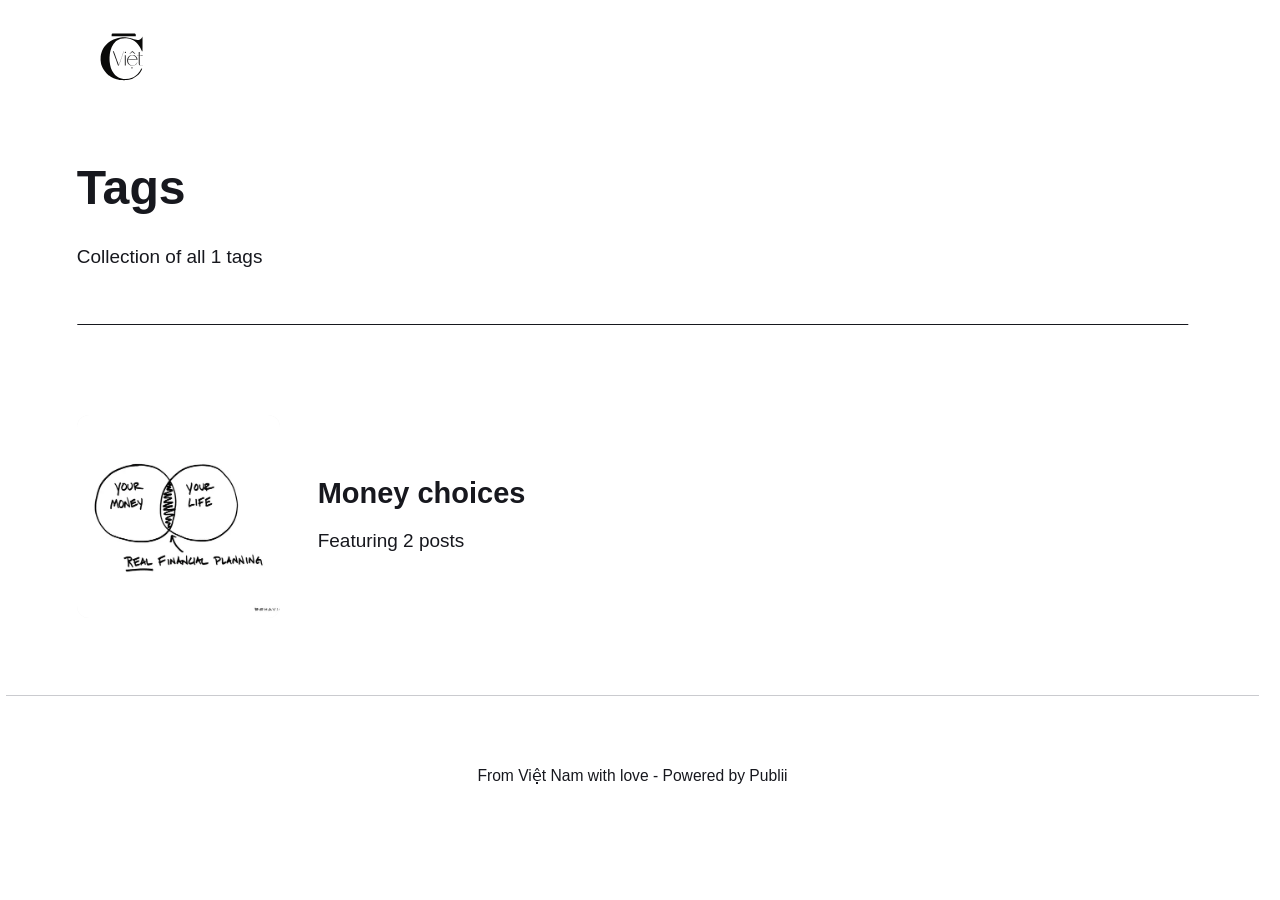
<file: tags/index.html>
<!DOCTYPE html><html lang="en-gb"><head><meta charset="utf-8"><meta http-equiv="X-UA-Compatible" content="IE=edge"><meta name="viewport" content="width=device-width,initial-scale=1"><title>All tags - C&#x27;est Việt</title><meta name="robots" content="noindex, follow"><meta name="generator" content="Publii Open-Source CMS for Static Site"><link rel="alternate" type="application/atom+xml" href="https://cestviet.github.io/cestviet/feed.xml" title="C&#x27;est Việt - RSS"><link rel="alternate" type="application/json" href="https://cestviet.github.io/cestviet/feed.json" title="C&#x27;est Việt - JSON"><meta property="og:title" content="C&#x27;est Việt"><meta property="og:image" content="https://cestviet.github.io/cestviet/media/website/a-minimalist-flat-logo-featuring-a-sleek-stylize.svg"><meta property="og:image:width" content="1024"><meta property="og:image:height" content="1024"><meta property="og:site_name" content="C&#x27;est Việt"><meta property="og:description" content=""><meta property="og:url" content="https://cestviet.github.io/cestviet/tags/"><meta property="og:type" content="website"><link rel="stylesheet" href="https://cestviet.github.io/cestviet/assets/css/style.css?v&#x3D;9b02a974ddb182516a41734026b76985"><script type="application/ld+json">{"@context":"http://schema.org","@type":"Organization","name":"C'est Việt","logo":"https://cestviet.github.io/cestviet/media/website/a-minimalist-flat-logo-featuring-a-sleek-stylize.svg","url":"https://cestviet.github.io/cestviet/"}</script><noscript><style>img[loading] {
                    opacity: 1;
                }</style></noscript><style>.extlink::before {
				background-color: currentColor;
				content: "";
				display: inline-block;
				height: 16px;
				margin-right: 5px;
				position: relative;
				top: 0px;
				width: 16px;
			}
		
					.extlink.extlink-icon-6::before {
						mask-image: url("data:image/svg+xml;utf8,<svg viewBox='0 0 24 24' fill='none' stroke='%23000000' stroke-width='2' stroke-linecap='round' stroke-linejoin='round' xmlns='http://www.w3.org/2000/svg'><path stroke='none' d='M0 0h24v24H0z' fill='none'/><path d='M9 12h12' /><path d='M17 16l4 -4l-4 -4' /><path d='M12 3a9 9 0 1 0 0 18' /></svg>");
						mask-repeat: no-repeat;
						mask-size: contain;
					}</style></head><body class="tags-template"><header class="top js-header"><a class="logo" href="https://cestviet.github.io/cestviet/"><img src="https://cestviet.github.io/cestviet/media/website/a-minimalist-flat-logo-featuring-a-sleek-stylize.svg" alt="C&#x27;est Việt" width="1024" height="1024"></a></header><main class="page page--tags"><div class="hero hero--noimage"><header class="hero__content"><div class="wrapper"><h1>Tags</h1><p class="page__desc">Collection of all 1 tags</p></div></header></div><div class="wrapper"><ul class="feed feed--grid"><li class="feed__item"><figure class="feed__image"><img src="https://cestviet.github.io/cestviet/media/tags/1/responsive/YourMoneyYourLifePlanning1.jpg-xs.webp" loading="lazy" height="1904" width="2500" alt=""></figure><div class="feed__content"><h2 class="h3"><a href="https://cestviet.github.io/cestviet/tags/money-choices/">Money choices</a></h2><p>Featuring 2 posts</p></div></li></ul></div></main><footer class="footer"><div class="wrapper"><div class="footer__copyright"><p>From Việt Nam with love - Powered by Publii</p></div><button id="backToTop" class="footer__bttop" aria-label="Back to top" title="Back to top"><svg width="20" height="20"><use xlink:href="https://cestviet.github.io/cestviet/assets/svg/svg-map.svg#toparrow"/></svg></button></div></footer><script defer="defer" src="https://cestviet.github.io/cestviet/assets/js/scripts.min.js?v&#x3D;548663b90e1600fd2c2dd54433d04b71"></script><script>window.publiiThemeMenuConfig={mobileMenuMode:'sidebar',animationSpeed:300,submenuWidth: 'auto',doubleClickTime:500,mobileMenuExpandableSubmenus:true,relatedContainerForOverlayMenuSelector:'.top'};</script><script>var images = document.querySelectorAll('img[loading]');
        for (var i = 0; i < images.length; i++) {
            if (images[i].complete) {
                images[i].classList.add('is-loaded');
            } else {
                images[i].addEventListener('load', function () {
                    this.classList.add('is-loaded');
                }, false);
            }
        }</script></body></html>
</file>
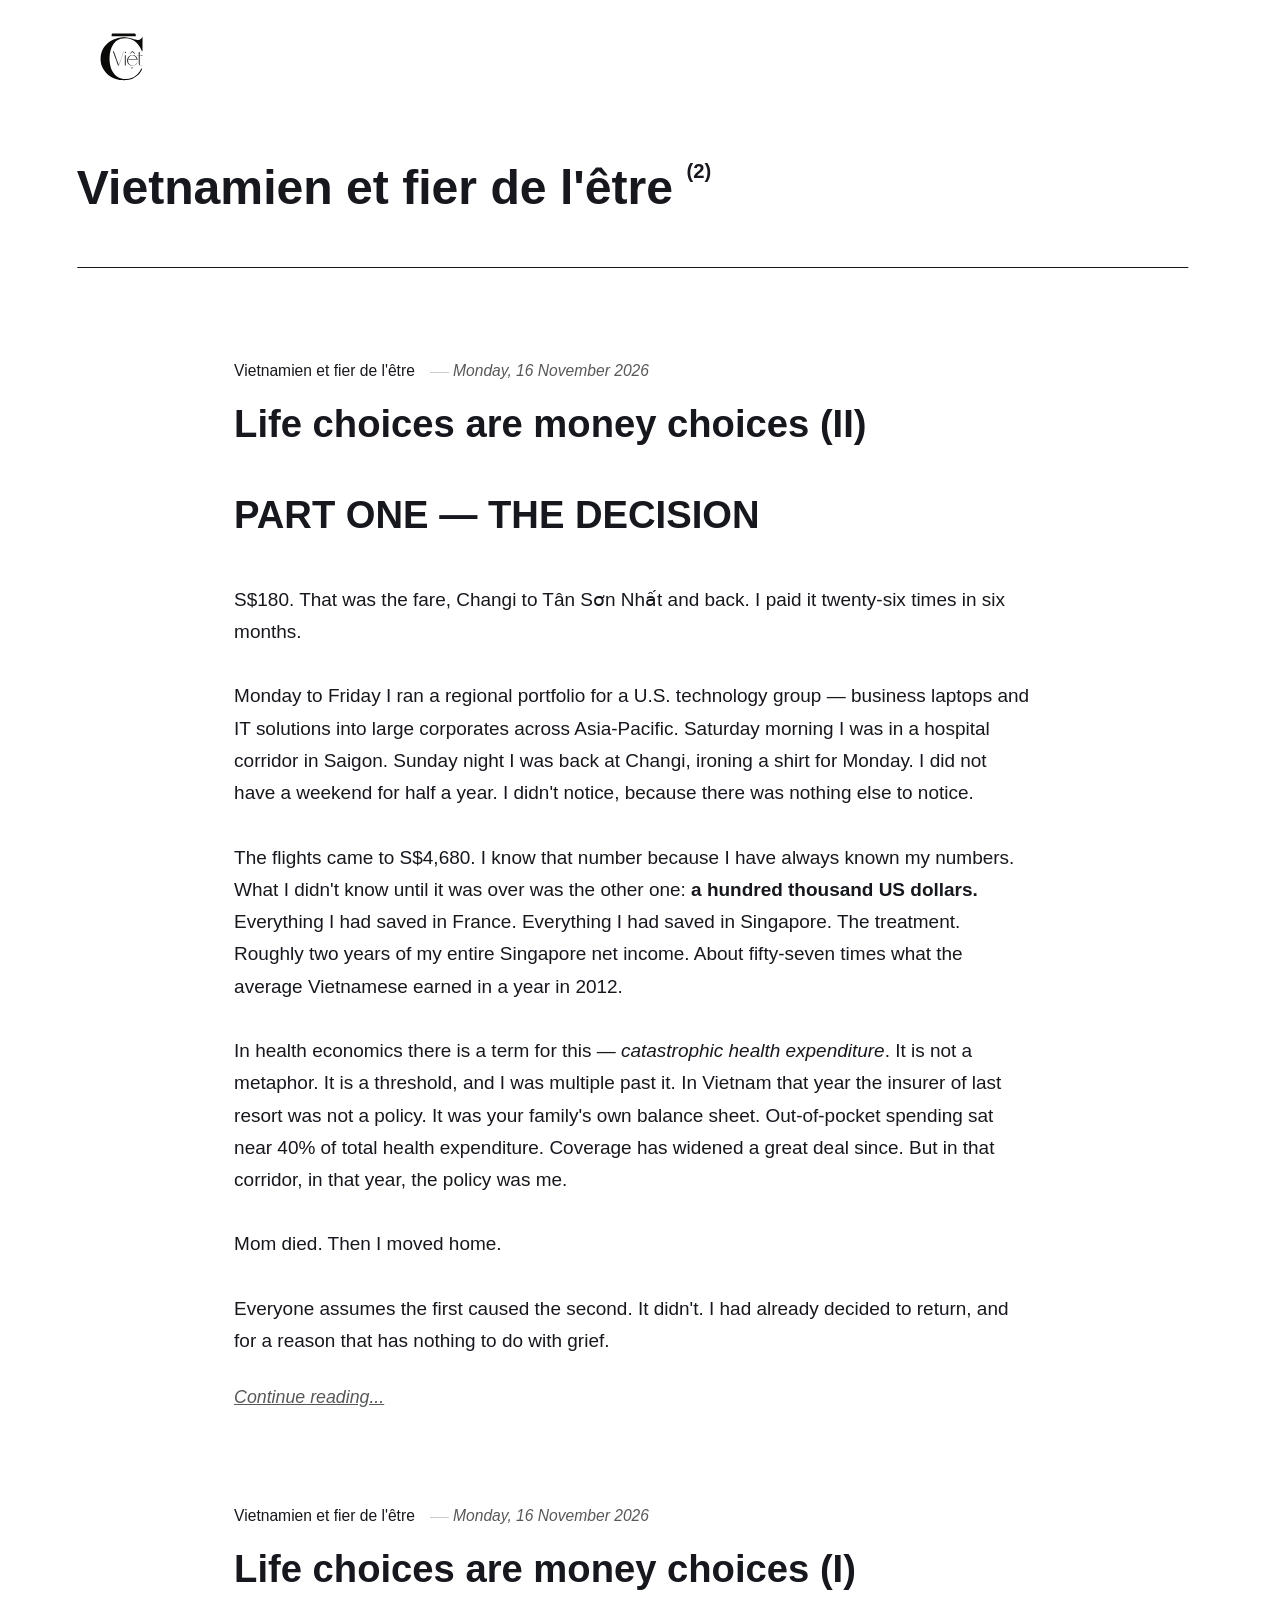
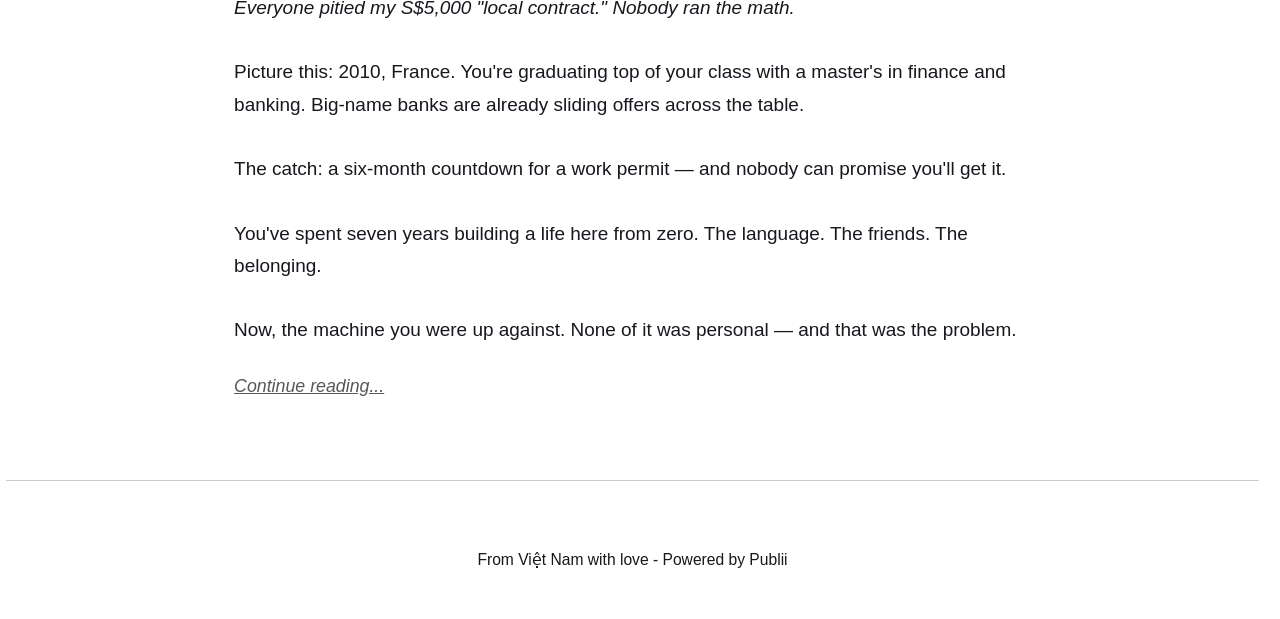
<file: authors/vietnamien-et-fier-de-letre/index.html>
<!DOCTYPE html><html lang="en-gb"><head><meta charset="utf-8"><meta http-equiv="X-UA-Compatible" content="IE=edge"><meta name="viewport" content="width=device-width,initial-scale=1"><title>Author: Vietnamien et fier de l&#x27;être - C&#x27;est Việt</title><meta name="robots" content="noindex, follow"><meta name="generator" content="Publii Open-Source CMS for Static Site"><link rel="alternate" type="application/atom+xml" href="https://cestviet.github.io/cestviet/feed.xml" title="C&#x27;est Việt - RSS"><link rel="alternate" type="application/json" href="https://cestviet.github.io/cestviet/feed.json" title="C&#x27;est Việt - JSON"><meta property="og:title" content="Vietnamien et fier de l&#x27;être"><meta property="og:image" content="https://cestviet.github.io/cestviet/media/website/a-minimalist-flat-logo-featuring-a-sleek-stylize.svg"><meta property="og:image:width" content="1024"><meta property="og:image:height" content="1024"><meta property="og:site_name" content="C&#x27;est Việt"><meta property="og:description" content=""><meta property="og:url" content="https://cestviet.github.io/cestviet/authors/vietnamien-et-fier-de-letre/"><meta property="og:type" content="website"><link rel="stylesheet" href="https://cestviet.github.io/cestviet/assets/css/style.css?v&#x3D;9b02a974ddb182516a41734026b76985"><script type="application/ld+json">{"@context":"http://schema.org","@type":"Organization","name":"C'est Việt","logo":"https://cestviet.github.io/cestviet/media/website/a-minimalist-flat-logo-featuring-a-sleek-stylize.svg","url":"https://cestviet.github.io/cestviet/"}</script><noscript><style>img[loading] {
                    opacity: 1;
                }</style></noscript><style>.extlink::before {
				background-color: currentColor;
				content: "";
				display: inline-block;
				height: 16px;
				margin-right: 5px;
				position: relative;
				top: 0px;
				width: 16px;
			}
		
					.extlink.extlink-icon-6::before {
						mask-image: url("data:image/svg+xml;utf8,<svg viewBox='0 0 24 24' fill='none' stroke='%23000000' stroke-width='2' stroke-linecap='round' stroke-linejoin='round' xmlns='http://www.w3.org/2000/svg'><path stroke='none' d='M0 0h24v24H0z' fill='none'/><path d='M9 12h12' /><path d='M17 16l4 -4l-4 -4' /><path d='M12 3a9 9 0 1 0 0 18' /></svg>");
						mask-repeat: no-repeat;
						mask-size: contain;
					}</style></head><body class="author-template"><header class="top js-header"><a class="logo" href="https://cestviet.github.io/cestviet/"><img src="https://cestviet.github.io/cestviet/media/website/a-minimalist-flat-logo-featuring-a-sleek-stylize.svg" alt="C&#x27;est Việt" width="1024" height="1024"></a></header><main class="page page--author"><div class="hero hero--noimage"><header class="hero__content"><div class="wrapper page--author__wrapper"><div><h1>Vietnamien et fier de l&#x27;être <sup>(2)</sup></h1></div></div></header></div><div class="wrapper feed"><article class="feed__item feed__item--centered"><div class="feed__content"><header><div class="feed__meta"><a href="https://cestviet.github.io/cestviet/authors/vietnamien-et-fier-de-letre/" class="feed__author">Vietnamien et fier de l&#x27;être</a> <time datetime="2026-11-16T10:12" class="feed__date">Monday, 16 November 2026</time></div><h2 class="feed__title"><a href="https://cestviet.github.io/cestviet/returning-to-vietnam-a-financial-audit/">Life choices are money choices (II)</a></h2></header><h2 class="qwen-markdown-heading" dir="ltr"><span class="qwen-markdown-text"><span class="qwen-markdown-text-node" data-spm-anchor-id="a2ty_o01.29997173.0.i340.d967c921siTQnC">PART ONE — THE DECISION</span></span></h2><div dir="ltr"> </div><div class="qwen-markdown-paragraph" dir="ltr"><span class="qwen-markdown-text"><span class="qwen-markdown-text-node">S$180. That was the fare, Changi to Tân Sơn Nhất and back. I paid it twenty-six times in six months.</span></span></div><div class="qwen-markdown-space"> </div><div class="qwen-markdown-paragraph" dir="ltr" data-spm-anchor-id="a2ty_o01.29997173.0.i339.d967c921siTQnC"><span class="qwen-markdown-text"><span class="qwen-markdown-text-node">Monday to Friday I ran a regional portfolio for a U.S. technology group — business laptops and IT solutions into large corporates across Asia-Pacific. Saturday morning I was in a hospital corridor in Saigon. Sunday night I was back at Changi, ironing a shirt for Monday. I did not have a weekend for half a year. I didn't notice, because there was nothing else to notice.</span></span></div><div class="qwen-markdown-space"> </div><div class="qwen-markdown-paragraph" dir="ltr"><span class="qwen-markdown-text"><span class="qwen-markdown-text-node">The flights came to S$4,680. I know that number because I have always known my numbers. What I didn't know until it was over was the other one: </span></span><strong class="qwen-markdown-strong" dir="ltr"><span class="qwen-markdown-text"><span class="qwen-markdown-text-node">a hundred thousand US dollars.</span></span></strong><span class="qwen-markdown-text"><span class="qwen-markdown-text-node"> Everything I had saved in France. Everything I had saved in Singapore. The treatment. Roughly two years of my entire Singapore net income. About fifty-seven times what the average Vietnamese earned in a year in 2012.</span></span></div><div class="qwen-markdown-space"> </div><div class="qwen-markdown-paragraph" dir="ltr"><span class="qwen-markdown-text"><span class="qwen-markdown-text-node">In health economics there is a term for this — </span></span><em class="qwen-markdown-em" dir="ltr"><span class="qwen-markdown-text"><span class="qwen-markdown-text-node">catastrophic health expenditure</span></span></em><span class="qwen-markdown-text"><span class="qwen-markdown-text-node">. It is not a metaphor. It is a threshold, and I was multiple past it. In Vietnam that year the insurer of last resort was not a policy. It was your family's own balance sheet. Out-of-pocket spending sat near 40% of total health expenditure. Coverage has widened a great deal since. But in that corridor, in that year, the policy was me.</span></span></div><div class="qwen-markdown-space"> </div><div class="qwen-markdown-paragraph" dir="ltr"><span class="qwen-markdown-text"><span class="qwen-markdown-text-node">Mom died. Then I moved home.</span></span></div><div class="qwen-markdown-space"> </div><div class="qwen-markdown-paragraph" dir="ltr"><span class="qwen-markdown-text"><span class="qwen-markdown-text-node">Everyone assumes the first caused the second. It didn't. I had already decided to return, and for a reason that has nothing to do with grief.</span></span></div><div class="qwen-markdown-space"><a href="https://cestviet.github.io/cestviet/returning-to-vietnam-a-financial-audit/" class="readmore feed__readmore">Continue reading...</a></div></div></article><article class="feed__item feed__item--centered"><div class="feed__content"><header><div class="feed__meta"><a href="https://cestviet.github.io/cestviet/authors/vietnamien-et-fier-de-letre/" class="feed__author">Vietnamien et fier de l&#x27;être</a> <time datetime="2026-11-16T10:15" class="feed__date">Monday, 16 November 2026</time></div><h2 class="feed__title"><a href="https://cestviet.github.io/cestviet/life-choices-are-money-choices/">Life choices are money choices (I)</a></h2></header><div class="qwen-markdown-paragraph" dir="ltr"><div class="qwen-markdown-paragraph" dir="ltr"><div dir="ltr"><div class="qwen-markdown-paragraph" dir="ltr"><em class="qwen-markdown-em" dir="ltr"><span class="qwen-markdown-text"><span class="qwen-markdown-text-node" data-spm-anchor-id="a2ty_o01.29997173.0.i35.275fc921t02MQs">Everyone pitied my S$5,000 "local contract." Nobody ran the math.</span></span></em></div><div class="qwen-markdown-space"> </div><div class="qwen-markdown-paragraph" dir="ltr"><span class="qwen-markdown-text"><span class="qwen-markdown-text-node">Picture this: 2010, France. You're graduating top of your class with a master's in finance and banking. Big-name banks are already sliding offers across the table.</span></span></div><div class="qwen-markdown-space"> </div><div class="qwen-markdown-paragraph" dir="ltr"><span class="qwen-markdown-text"><span class="qwen-markdown-text-node">The catch: a six-month countdown for a work permit — and nobody can promise you'll get it.</span></span></div><div class="qwen-markdown-space"> </div><div class="qwen-markdown-paragraph" dir="ltr"><span class="qwen-markdown-text"><span class="qwen-markdown-text-node">You've spent seven years building a life here from zero. The language. The friends. The belonging.</span></span></div><div class="qwen-markdown-space"> </div><div class="qwen-markdown-paragraph" dir="ltr"><span class="qwen-markdown-text"><span class="qwen-markdown-text-node">Now, the machine you were up against. None of it was personal — and that was the problem.</span></span></div><div class="qwen-markdown-space"><a href="https://cestviet.github.io/cestviet/life-choices-are-money-choices/" class="readmore feed__readmore">Continue reading...</a></div></div></div></div></div></article></div></main><footer class="footer"><div class="wrapper"><div class="footer__copyright"><p>From Việt Nam with love - Powered by Publii</p></div><button id="backToTop" class="footer__bttop" aria-label="Back to top" title="Back to top"><svg width="20" height="20"><use xlink:href="https://cestviet.github.io/cestviet/assets/svg/svg-map.svg#toparrow"/></svg></button></div></footer><script defer="defer" src="https://cestviet.github.io/cestviet/assets/js/scripts.min.js?v&#x3D;548663b90e1600fd2c2dd54433d04b71"></script><script>window.publiiThemeMenuConfig={mobileMenuMode:'sidebar',animationSpeed:300,submenuWidth: 'auto',doubleClickTime:500,mobileMenuExpandableSubmenus:true,relatedContainerForOverlayMenuSelector:'.top'};</script><script>var images = document.querySelectorAll('img[loading]');
        for (var i = 0; i < images.length; i++) {
            if (images[i].complete) {
                images[i].classList.add('is-loaded');
            } else {
                images[i].addEventListener('load', function () {
                    this.classList.add('is-loaded');
                }, false);
            }
        }</script></body></html>
</file>
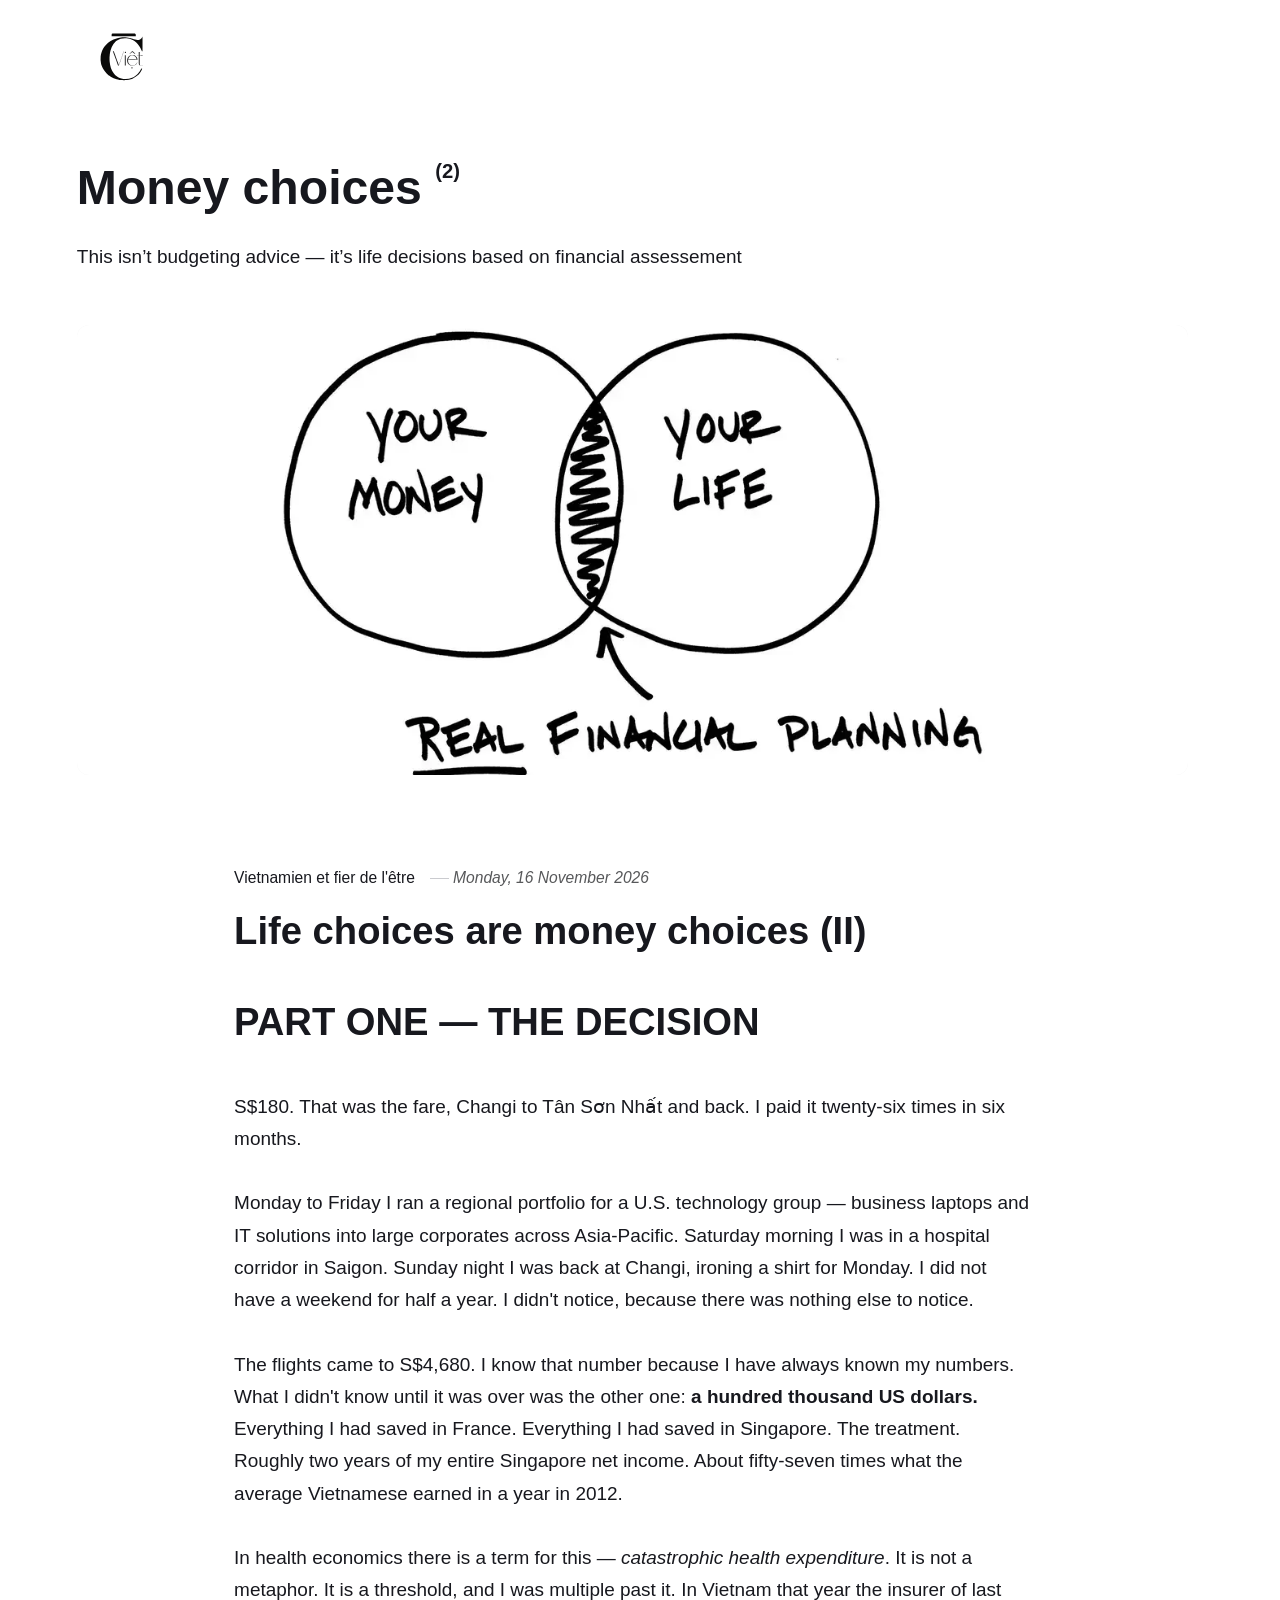
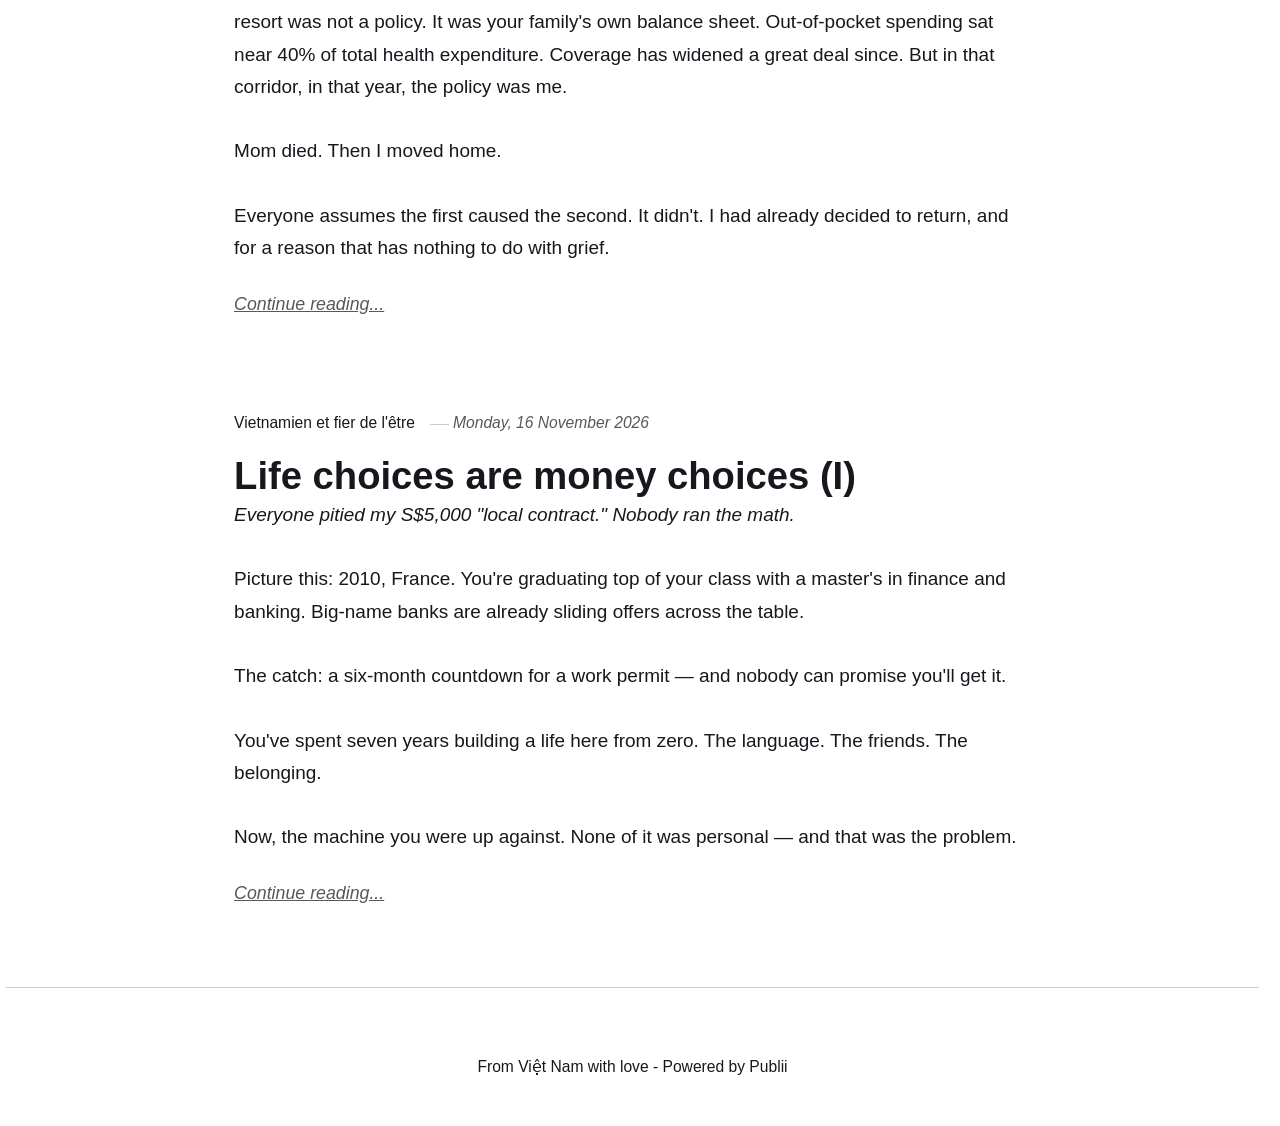
<file: tags/money-choices/index.html>
<!DOCTYPE html><html lang="en-gb"><head><meta charset="utf-8"><meta http-equiv="X-UA-Compatible" content="IE=edge"><meta name="viewport" content="width=device-width,initial-scale=1"><title>Tag: Money choices - C&#x27;est Việt</title><meta name="robots" content="noindex, follow"><meta name="generator" content="Publii Open-Source CMS for Static Site"><link rel="alternate" type="application/atom+xml" href="https://cestviet.github.io/cestviet/feed.xml" title="C&#x27;est Việt - RSS"><link rel="alternate" type="application/json" href="https://cestviet.github.io/cestviet/feed.json" title="C&#x27;est Việt - JSON"><meta property="og:title" content="Money choices"><meta property="og:image" content="https://cestviet.github.io/cestviet/media/website/a-minimalist-flat-logo-featuring-a-sleek-stylize.svg"><meta property="og:image:width" content="1024"><meta property="og:image:height" content="1024"><meta property="og:site_name" content="C&#x27;est Việt"><meta property="og:description" content=""><meta property="og:url" content="https://cestviet.github.io/cestviet/tags/money-choices/"><meta property="og:type" content="website"><link rel="stylesheet" href="https://cestviet.github.io/cestviet/assets/css/style.css?v&#x3D;9b02a974ddb182516a41734026b76985"><script type="application/ld+json">{"@context":"http://schema.org","@type":"Organization","name":"C'est Việt","logo":"https://cestviet.github.io/cestviet/media/website/a-minimalist-flat-logo-featuring-a-sleek-stylize.svg","url":"https://cestviet.github.io/cestviet/"}</script><noscript><style>img[loading] {
                    opacity: 1;
                }</style></noscript><link rel="stylesheet" href="https://cestviet.github.io/cestviet/media/plugins/coreLightboxGallery/photoswipe.min.css"><style>:root {
		       	 --pswp-bg: #000000;
					 --pswp-placeholder-bg: rgba(38, 40, 44, 1);
					 --pswp-ui-bg: rgba(38, 40, 44, .5);
                --pswp-ui-color: #ffffff;
                --pswp-icon-stroke-width: 1.5;
                --pswp-icon-size: 24px;
            }

				.pswp--zoomed-in .pswp__zoom-icn-bar-v {
					display: none;
				}</style><style>.extlink::before {
				background-color: currentColor;
				content: "";
				display: inline-block;
				height: 16px;
				margin-right: 5px;
				position: relative;
				top: 0px;
				width: 16px;
			}
		
					.extlink.extlink-icon-6::before {
						mask-image: url("data:image/svg+xml;utf8,<svg viewBox='0 0 24 24' fill='none' stroke='%23000000' stroke-width='2' stroke-linecap='round' stroke-linejoin='round' xmlns='http://www.w3.org/2000/svg'><path stroke='none' d='M0 0h24v24H0z' fill='none'/><path d='M9 12h12' /><path d='M17 16l4 -4l-4 -4' /><path d='M12 3a9 9 0 1 0 0 18' /></svg>");
						mask-repeat: no-repeat;
						mask-size: contain;
					}</style></head><body class="tag-template"><header class="top js-header"><a class="logo" href="https://cestviet.github.io/cestviet/"><img src="https://cestviet.github.io/cestviet/media/website/a-minimalist-flat-logo-featuring-a-sleek-stylize.svg" alt="C&#x27;est Việt" width="1024" height="1024"></a></header><main class="page page--tag"><div class="hero"><header class="hero__content"><div class="wrapper"><h1>Money choices <sup>(2)</sup></h1><div class="page__desc"><p>This isn’t budgeting advice — it’s life decisions based on financial assessement</p></div></div></header><figure class="hero__image"><div class="hero__image-wrapper"><img src="https://cestviet.github.io/cestviet/media/tags/1/YourMoneyYourLifePlanning1.jpg.webp" srcset="https://cestviet.github.io/cestviet/media/tags/1/responsive/YourMoneyYourLifePlanning1.jpg-xs.webp 640w, https://cestviet.github.io/cestviet/media/tags/1/responsive/YourMoneyYourLifePlanning1.jpg-sm.webp 768w, https://cestviet.github.io/cestviet/media/tags/1/responsive/YourMoneyYourLifePlanning1.jpg-md.webp 1024w, https://cestviet.github.io/cestviet/media/tags/1/responsive/YourMoneyYourLifePlanning1.jpg-lg.webp 1366w, https://cestviet.github.io/cestviet/media/tags/1/responsive/YourMoneyYourLifePlanning1.jpg-xl.webp 1600w, https://cestviet.github.io/cestviet/media/tags/1/responsive/YourMoneyYourLifePlanning1.jpg-2xl.webp 1920w" sizes="88vw" loading="eager" height="1904" width="2500" alt=""></div></figure></div><div class="wrapper feed"><article class="feed__item feed__item--centered"><div class="feed__content"><header><div class="feed__meta"><a href="https://cestviet.github.io/cestviet/authors/vietnamien-et-fier-de-letre/" class="feed__author">Vietnamien et fier de l&#x27;être</a> <time datetime="2026-11-16T10:12" class="feed__date">Monday, 16 November 2026</time></div><h2 class="feed__title"><a href="https://cestviet.github.io/cestviet/returning-to-vietnam-a-financial-audit/">Life choices are money choices (II)</a></h2></header><h2 class="qwen-markdown-heading" dir="ltr"><span class="qwen-markdown-text"><span class="qwen-markdown-text-node" data-spm-anchor-id="a2ty_o01.29997173.0.i340.d967c921siTQnC">PART ONE — THE DECISION</span></span></h2><div dir="ltr"> </div><div class="qwen-markdown-paragraph" dir="ltr"><span class="qwen-markdown-text"><span class="qwen-markdown-text-node">S$180. That was the fare, Changi to Tân Sơn Nhất and back. I paid it twenty-six times in six months.</span></span></div><div class="qwen-markdown-space"> </div><div class="qwen-markdown-paragraph" dir="ltr" data-spm-anchor-id="a2ty_o01.29997173.0.i339.d967c921siTQnC"><span class="qwen-markdown-text"><span class="qwen-markdown-text-node">Monday to Friday I ran a regional portfolio for a U.S. technology group — business laptops and IT solutions into large corporates across Asia-Pacific. Saturday morning I was in a hospital corridor in Saigon. Sunday night I was back at Changi, ironing a shirt for Monday. I did not have a weekend for half a year. I didn't notice, because there was nothing else to notice.</span></span></div><div class="qwen-markdown-space"> </div><div class="qwen-markdown-paragraph" dir="ltr"><span class="qwen-markdown-text"><span class="qwen-markdown-text-node">The flights came to S$4,680. I know that number because I have always known my numbers. What I didn't know until it was over was the other one: </span></span><strong class="qwen-markdown-strong" dir="ltr"><span class="qwen-markdown-text"><span class="qwen-markdown-text-node">a hundred thousand US dollars.</span></span></strong><span class="qwen-markdown-text"><span class="qwen-markdown-text-node"> Everything I had saved in France. Everything I had saved in Singapore. The treatment. Roughly two years of my entire Singapore net income. About fifty-seven times what the average Vietnamese earned in a year in 2012.</span></span></div><div class="qwen-markdown-space"> </div><div class="qwen-markdown-paragraph" dir="ltr"><span class="qwen-markdown-text"><span class="qwen-markdown-text-node">In health economics there is a term for this — </span></span><em class="qwen-markdown-em" dir="ltr"><span class="qwen-markdown-text"><span class="qwen-markdown-text-node">catastrophic health expenditure</span></span></em><span class="qwen-markdown-text"><span class="qwen-markdown-text-node">. It is not a metaphor. It is a threshold, and I was multiple past it. In Vietnam that year the insurer of last resort was not a policy. It was your family's own balance sheet. Out-of-pocket spending sat near 40% of total health expenditure. Coverage has widened a great deal since. But in that corridor, in that year, the policy was me.</span></span></div><div class="qwen-markdown-space"> </div><div class="qwen-markdown-paragraph" dir="ltr"><span class="qwen-markdown-text"><span class="qwen-markdown-text-node">Mom died. Then I moved home.</span></span></div><div class="qwen-markdown-space"> </div><div class="qwen-markdown-paragraph" dir="ltr"><span class="qwen-markdown-text"><span class="qwen-markdown-text-node">Everyone assumes the first caused the second. It didn't. I had already decided to return, and for a reason that has nothing to do with grief.</span></span></div><div class="qwen-markdown-space"><a href="https://cestviet.github.io/cestviet/returning-to-vietnam-a-financial-audit/" class="readmore feed__readmore">Continue reading...</a></div></div></article><article class="feed__item feed__item--centered"><div class="feed__content"><header><div class="feed__meta"><a href="https://cestviet.github.io/cestviet/authors/vietnamien-et-fier-de-letre/" class="feed__author">Vietnamien et fier de l&#x27;être</a> <time datetime="2026-11-16T10:15" class="feed__date">Monday, 16 November 2026</time></div><h2 class="feed__title"><a href="https://cestviet.github.io/cestviet/life-choices-are-money-choices/">Life choices are money choices (I)</a></h2></header><div class="qwen-markdown-paragraph" dir="ltr"><div class="qwen-markdown-paragraph" dir="ltr"><div dir="ltr"><div class="qwen-markdown-paragraph" dir="ltr"><em class="qwen-markdown-em" dir="ltr"><span class="qwen-markdown-text"><span class="qwen-markdown-text-node" data-spm-anchor-id="a2ty_o01.29997173.0.i35.275fc921t02MQs">Everyone pitied my S$5,000 "local contract." Nobody ran the math.</span></span></em></div><div class="qwen-markdown-space"> </div><div class="qwen-markdown-paragraph" dir="ltr"><span class="qwen-markdown-text"><span class="qwen-markdown-text-node">Picture this: 2010, France. You're graduating top of your class with a master's in finance and banking. Big-name banks are already sliding offers across the table.</span></span></div><div class="qwen-markdown-space"> </div><div class="qwen-markdown-paragraph" dir="ltr"><span class="qwen-markdown-text"><span class="qwen-markdown-text-node">The catch: a six-month countdown for a work permit — and nobody can promise you'll get it.</span></span></div><div class="qwen-markdown-space"> </div><div class="qwen-markdown-paragraph" dir="ltr"><span class="qwen-markdown-text"><span class="qwen-markdown-text-node">You've spent seven years building a life here from zero. The language. The friends. The belonging.</span></span></div><div class="qwen-markdown-space"> </div><div class="qwen-markdown-paragraph" dir="ltr"><span class="qwen-markdown-text"><span class="qwen-markdown-text-node">Now, the machine you were up against. None of it was personal — and that was the problem.</span></span></div><div class="qwen-markdown-space"><a href="https://cestviet.github.io/cestviet/life-choices-are-money-choices/" class="readmore feed__readmore">Continue reading...</a></div></div></div></div></div></article></div></main><footer class="footer"><div class="wrapper"><div class="footer__copyright"><p>From Việt Nam with love - Powered by Publii</p></div><button id="backToTop" class="footer__bttop" aria-label="Back to top" title="Back to top"><svg width="20" height="20"><use xlink:href="https://cestviet.github.io/cestviet/assets/svg/svg-map.svg#toparrow"/></svg></button></div></footer><script defer="defer" src="https://cestviet.github.io/cestviet/assets/js/scripts.min.js?v&#x3D;548663b90e1600fd2c2dd54433d04b71"></script><script>window.publiiThemeMenuConfig={mobileMenuMode:'sidebar',animationSpeed:300,submenuWidth: 'auto',doubleClickTime:500,mobileMenuExpandableSubmenus:true,relatedContainerForOverlayMenuSelector:'.top'};</script><script>var images = document.querySelectorAll('img[loading]');
        for (var i = 0; i < images.length; i++) {
            if (images[i].complete) {
                images[i].classList.add('is-loaded');
            } else {
                images[i].addEventListener('load', function () {
                    this.classList.add('is-loaded');
                }, false);
            }
        }</script><script type="module">import PhotoSwipeLightbox from "https://cestviet.github.io/cestviet/media/plugins/coreLightboxGallery/photoswipe-lightbox.esm.min.js";
				 const galleries = document.querySelectorAll('.gallery');
				 galleries.forEach(gallery => {
					  const lightboxOptions = {"children":"figure","mainClass":"pswp--custom-bg","showHideAnimationType":"zoom","showAnimationDuration":333,"hideAnimationDuration":333,"easing":"cubic-bezier(.4,0,.22,1)","initialZoomLevel":"fit","secondaryZoomLevel":"fill","imageClickAction":"zoom-or-close","spacing":0.1,"loop":true,"wheelToZoom":false,"escKey":true,"arrowKeys":true,"padding":{"top":0,"bottom":0,"left":0,"right":0},"arrowPrev":true,"arrowNext":true,"close":true,"zoom":true,"counter":true,"preload":[1,2],"bgOpacity":0.6,"closeTitle":"Close","zoomTitle":"Zoom","arrowPrevTitle":"Previous","arrowNextTitle":"Next","errorMsg":"The image cannot be loaded","indexIndicatorSep":" / ","arrowPrevSVG":"\u003Csvg viewBox=\"0 0 24 24\" stroke=\"currentColor\" stroke-linecap=\"round\" stroke-linejoin=\"round\" fill=\"none\" class=\"pswp__icn\" aria-hidden=\"true\"\u003E\u003Cpath d=\"M21 12L3 12M3 12L11.5 3.5M3 12L11.5 20.5\"\u003E\u003C/path\u003E\u003C/svg\u003E","arrowNextSVG":"\u003Csvg viewBox=\"0 0 24 24\" stroke=\"currentColor\" stroke-linecap=\"round\" stroke-linejoin=\"round\" fill=\"none\" class=\"pswp__icn\" aria-hidden=\"true\"\u003E\u003Cpath d=\"M21 12L3 12M3 12L11.5 3.5M3 12L11.5 20.5\"\u003E\u003C/path\u003E\u003C/svg\u003E","closeSVG":"\u003Csvg viewBox=\"0 0 24 24\" stroke=\"currentColor\" stroke-linecap=\"round\" stroke-linejoin=\"round\" fill=\"none\" class=\"pswp__icn\" aria-hidden=\"true\"\u003E\u003Cpath d=\"M6.75827 17.2426L12.0009 12M17.2435 6.75736L12.0009 12M12.0009 12L6.75827 6.75736M12.0009 12L17.2435 17.2426\"\u003E\u003C/path\u003E\u003C/svg\u003E","zoomSVG":"\u003Csvg viewBox=\"0 0 24 24\" fill=\"none\" stroke=\"currentColor\" stroke-linecap=\"round\" stroke-linejoin=\"round\" class=\"pswp__icn\" aria-hidden=\"true\"\u003E\u003Cpath d=\"M8 11H14\"\u003E\u003C/path\u003E\u003Cpath class=\"pswp__zoom-icn-bar-v\" d=\"M11 8V14\"\u003E\u003C/path\u003E\u003Cpath d=\"M17 17L21 21\"\u003E\u003C/path\u003E\u003Cpath d=\"M3 11C3 15.4183 6.58172 19 11 19C13.213 19 15.2161 18.1015 16.6644 16.6493C18.1077 15.2022 19 13.2053 19 11C19 6.58172 15.4183 3 11 3C6.58172 3 3 6.58172 3 11Z\"\u003E\u003C/path\u003E\u003C/svg\u003E"};
					  lightboxOptions.gallery = gallery;
					  lightboxOptions.pswpModule = () => import("https://cestviet.github.io/cestviet/media/plugins/coreLightboxGallery/photoswipe.esm.min.js");
					  const lightbox = new PhotoSwipeLightbox(lightboxOptions);
					  
				 lightbox.on('uiRegister', () => {
					  
				 lightbox.pswp.ui.registerElement({
					  name: 'download-button',
					  order: 8,
					  isButton: true,
					  tagName: 'a',
					  title: "Download image",
					  ariaLabel: "Download image",
					  html: "\u003Csvg stroke=\"currentColor\" stroke-linecap=\"round\" stroke-linejoin=\"round\" viewBox=\"0 0 24 24\" fill=\"none\" class=\"pswp__icn\" aria-hidden=\"true\"\u003E\u003Cpath d=\"M6 20L18 20\"\u003E\u003C/path\u003E\u003Cpath d=\"M12 4V16M12 16L15.5 12.5M12 16L8.5 12.5\"\u003E\u003C/path\u003E\u003C/svg\u003E",
					  onInit: (el, pswp) => {
							el.setAttribute('download', '');
							el.setAttribute('target', '_blank');
							el.setAttribute('rel', 'noopener');
							pswp.on('change', () => {
								 el.href = pswp.currSlide.data.src;
							});
					  }
				 });
			

				 lightbox.pswp.ui.registerElement({
					  name: 'custom-caption',
					  order: 9,
					  isButton: false,
					  appendTo: 'root',
					  html: '',
					  onInit: (el, pswp) => {
							pswp.on('change', () => {
								 const currSlideElement = pswp.currSlide.data.element.closest('figure');
								 let captionHTML = '';
								 if (currSlideElement) {
									  const figCaption = currSlideElement.querySelector('figcaption');
									  if (figCaption) {
											captionHTML = figCaption.innerHTML;
									  } else {
											captionHTML = currSlideElement.querySelector('img')?.getAttribute('alt') || '';
									  }
								 }
								 if (captionHTML.trim()) {
									  el.innerHTML = captionHTML;
									  el.classList.remove('hidden-caption-content'); 
								 } else {
									  el.innerHTML = '';
									  el.classList.add('hidden-caption-content'); 
								 }
							});
					  }
				 });
			
				 });
			
					  
			 lightbox.on('afterInit', () => {
				  const dialog = lightbox.pswp?.element;
				  if (dialog) {
						dialog.setAttribute('aria-modal', 'true');
						dialog.setAttribute('aria-label', "Image gallery");
				  }
			 });
		
					  lightbox.init();
				 });</script></body></html>
</file>
